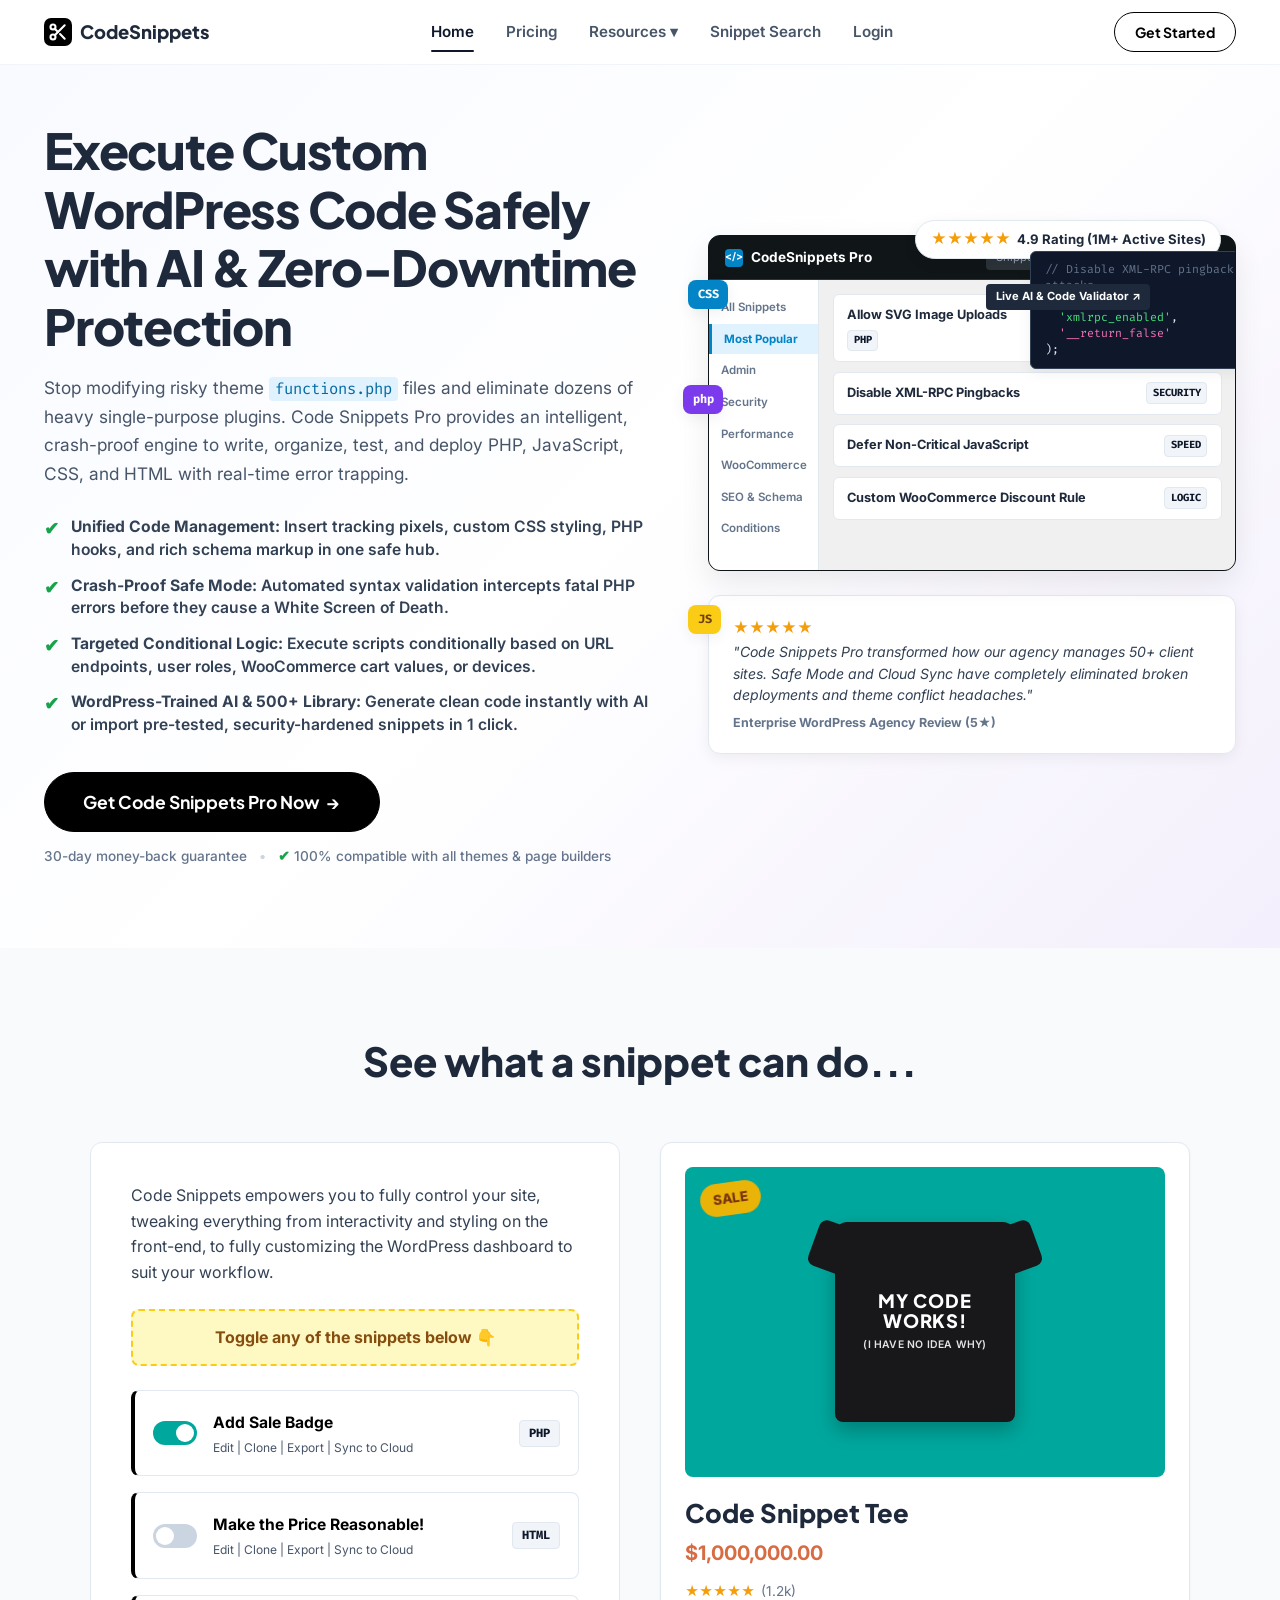
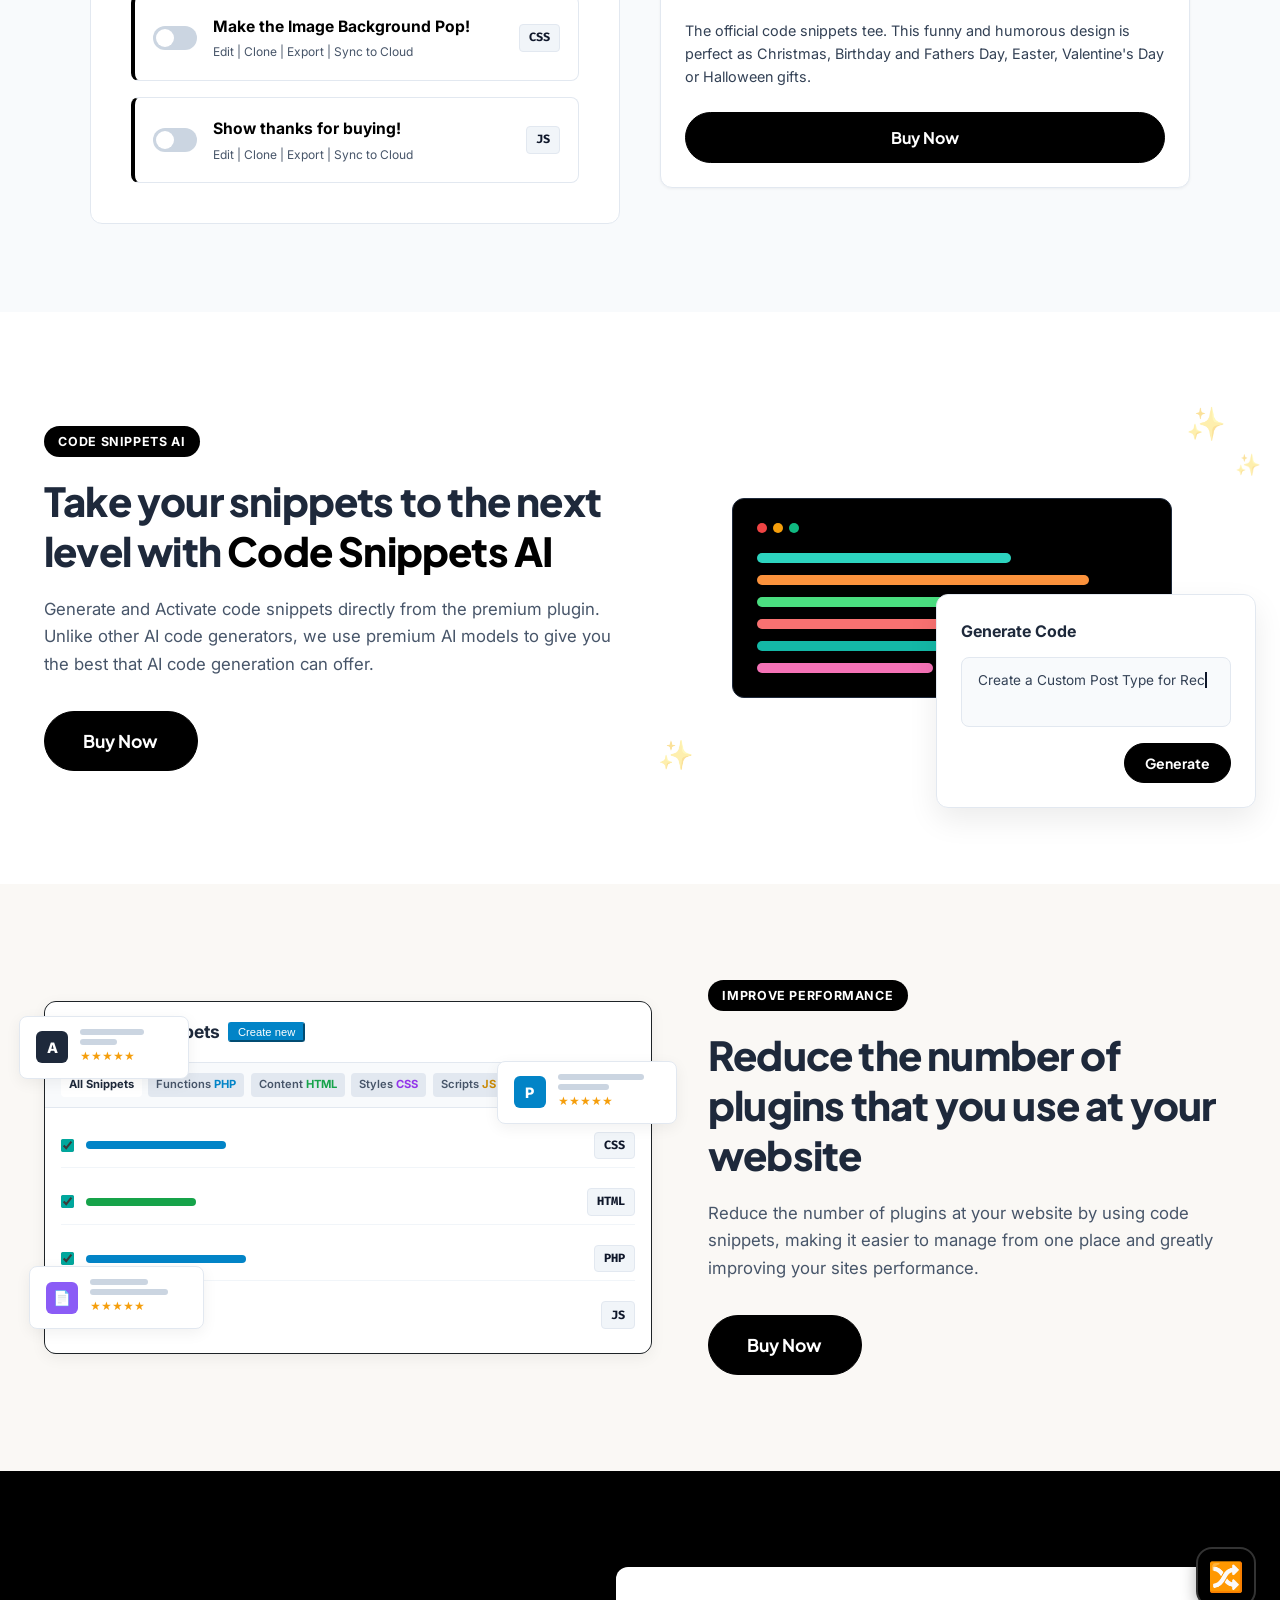
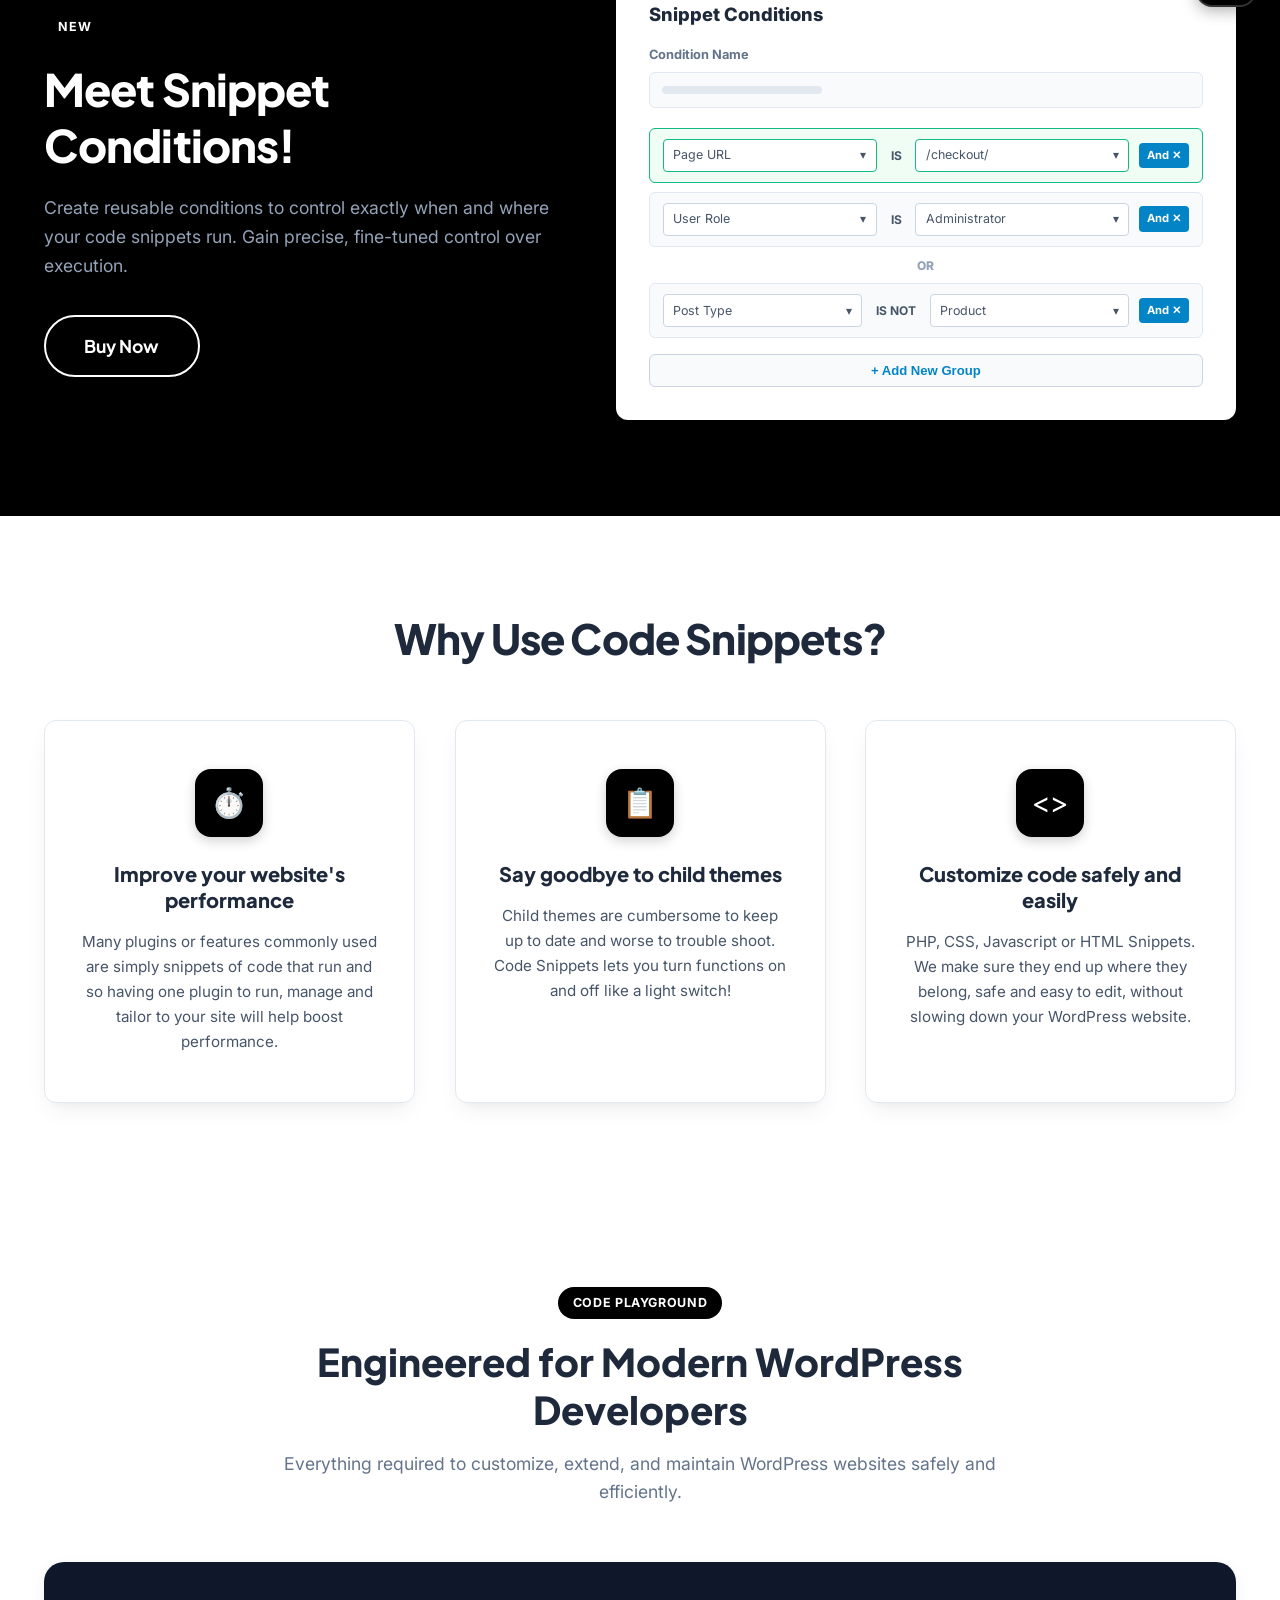
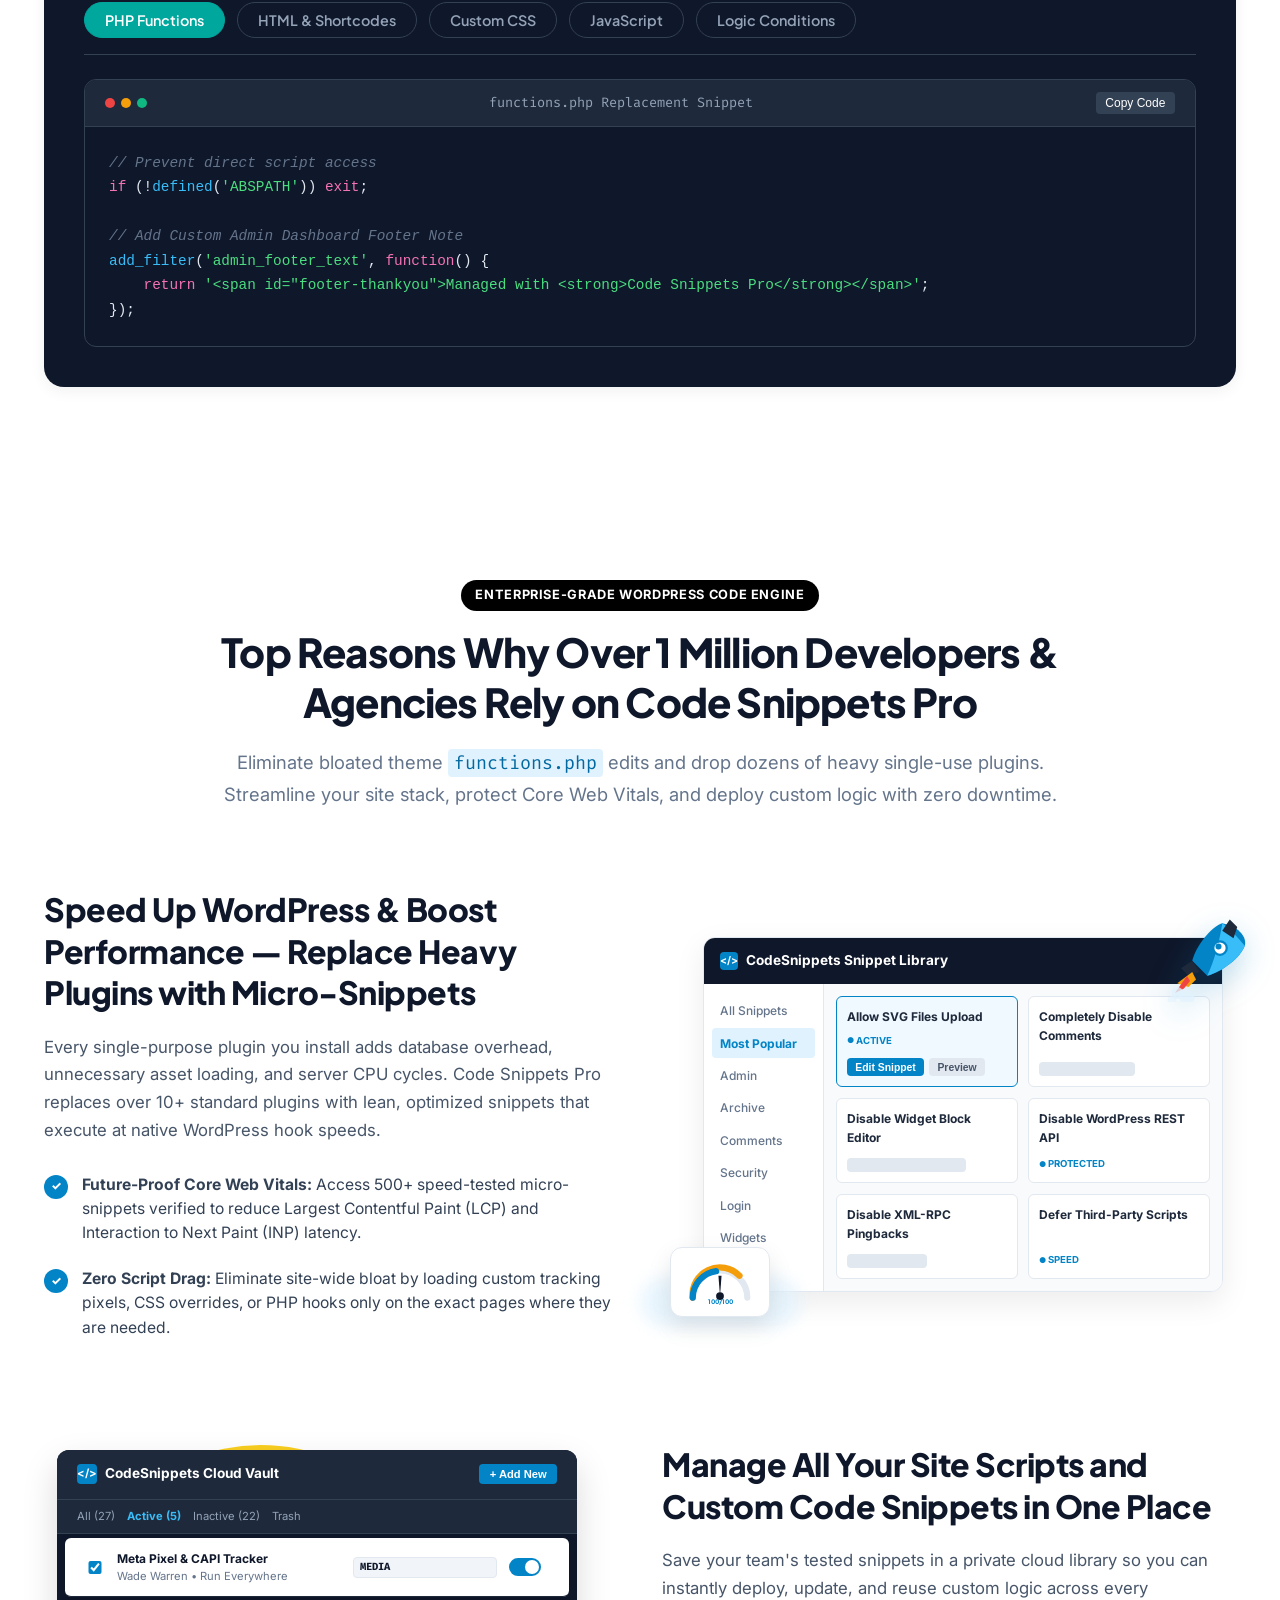
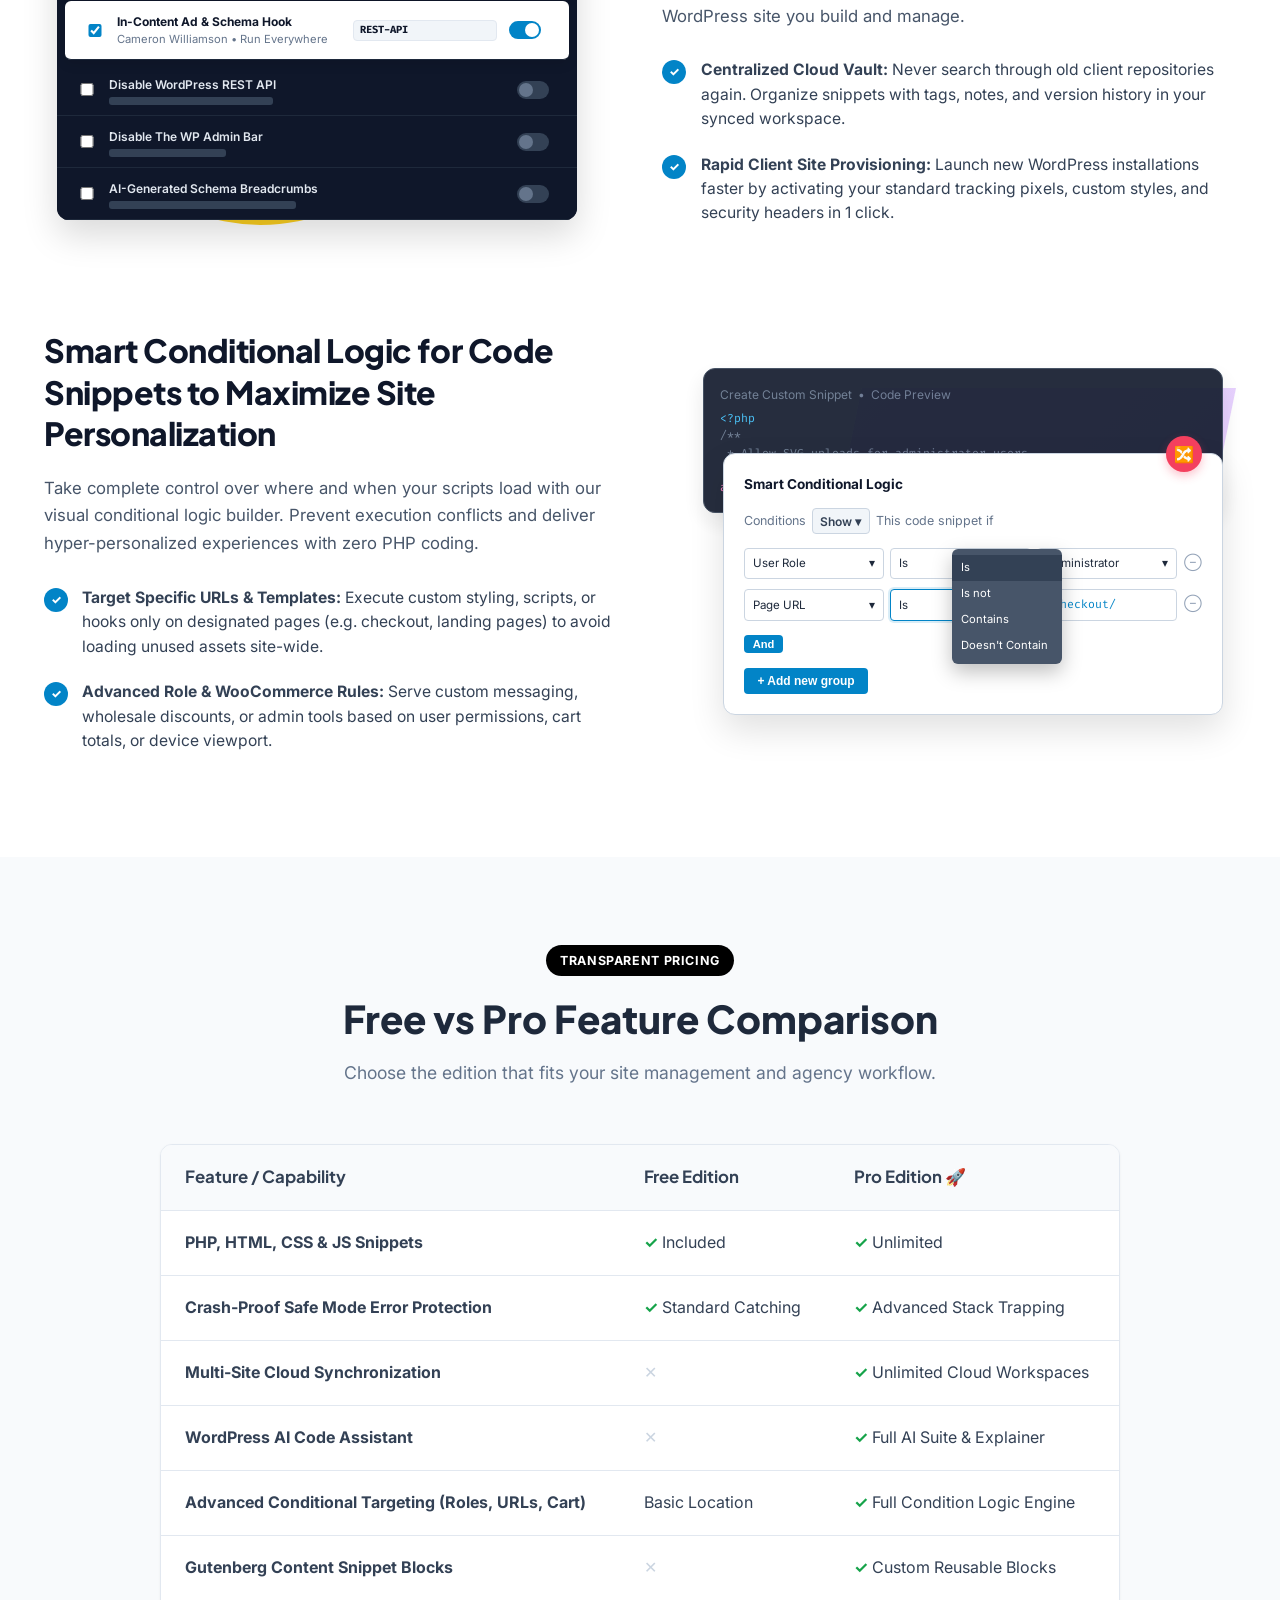
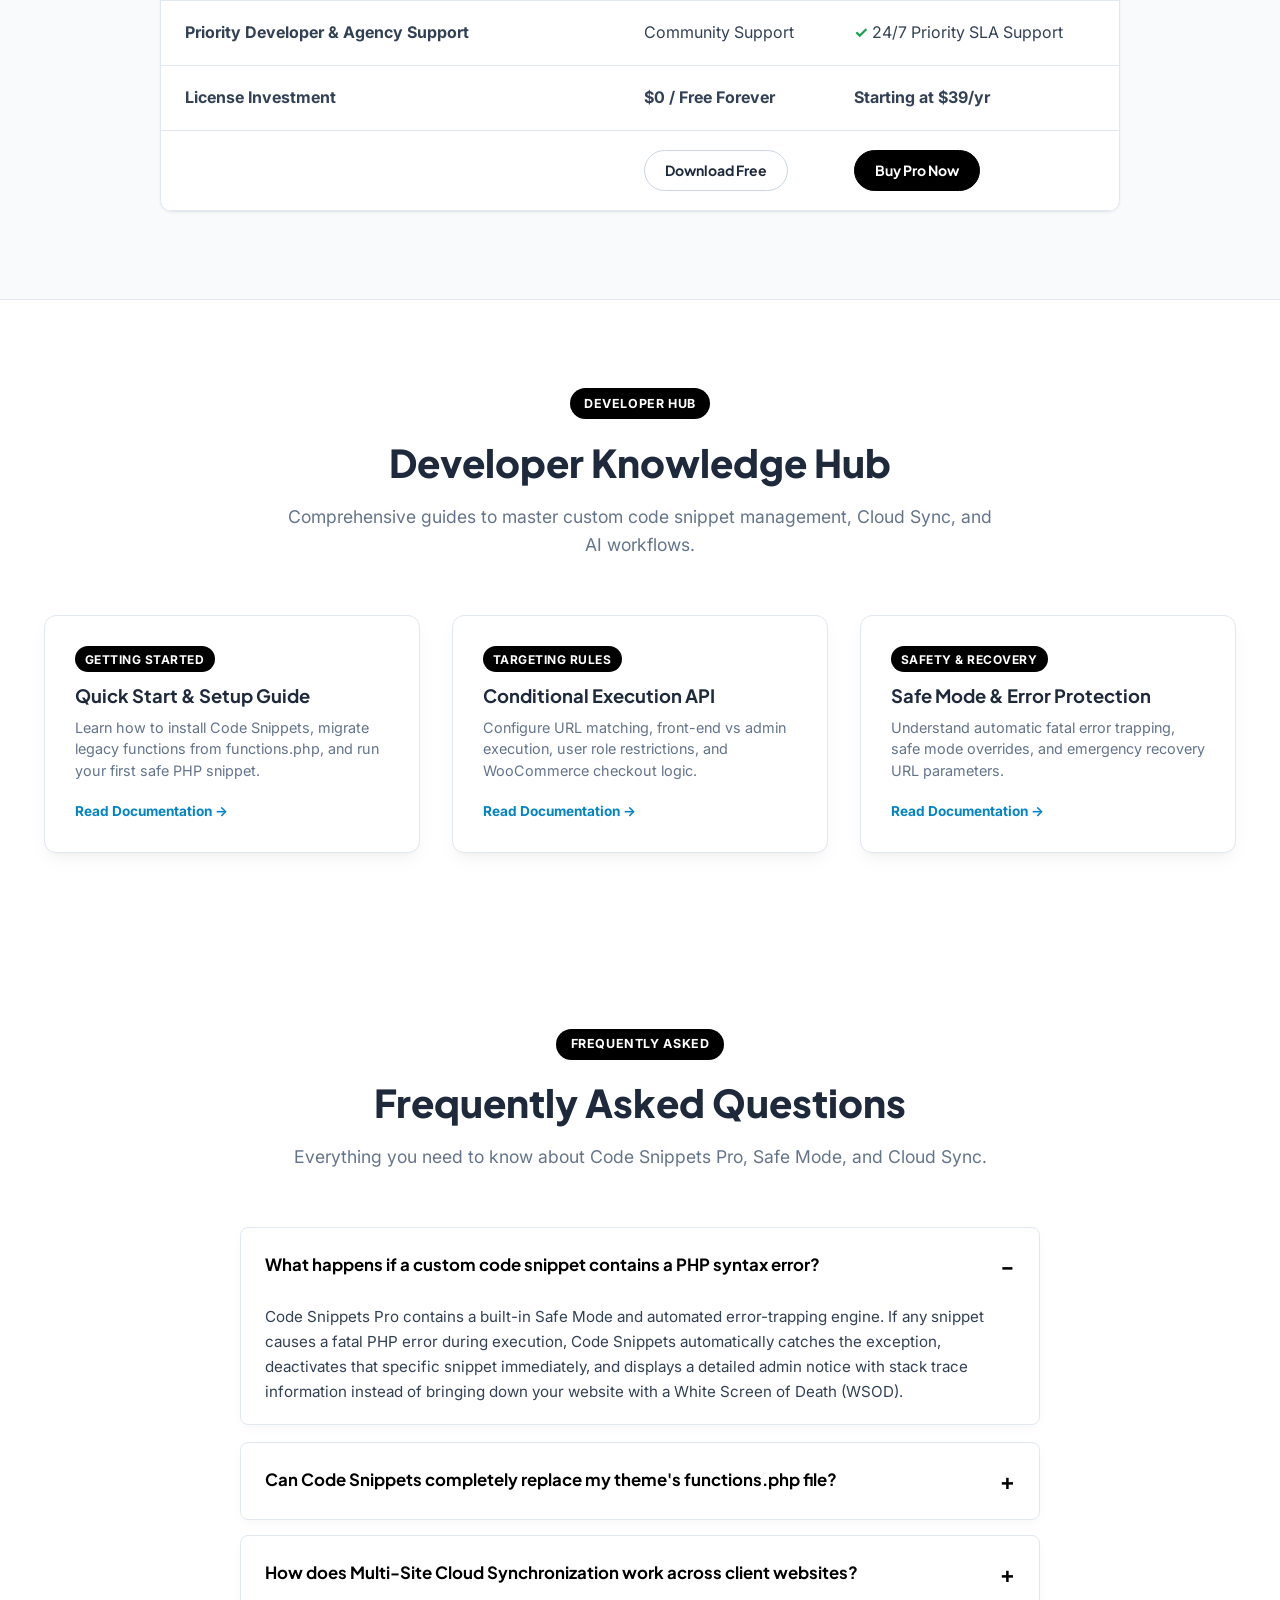
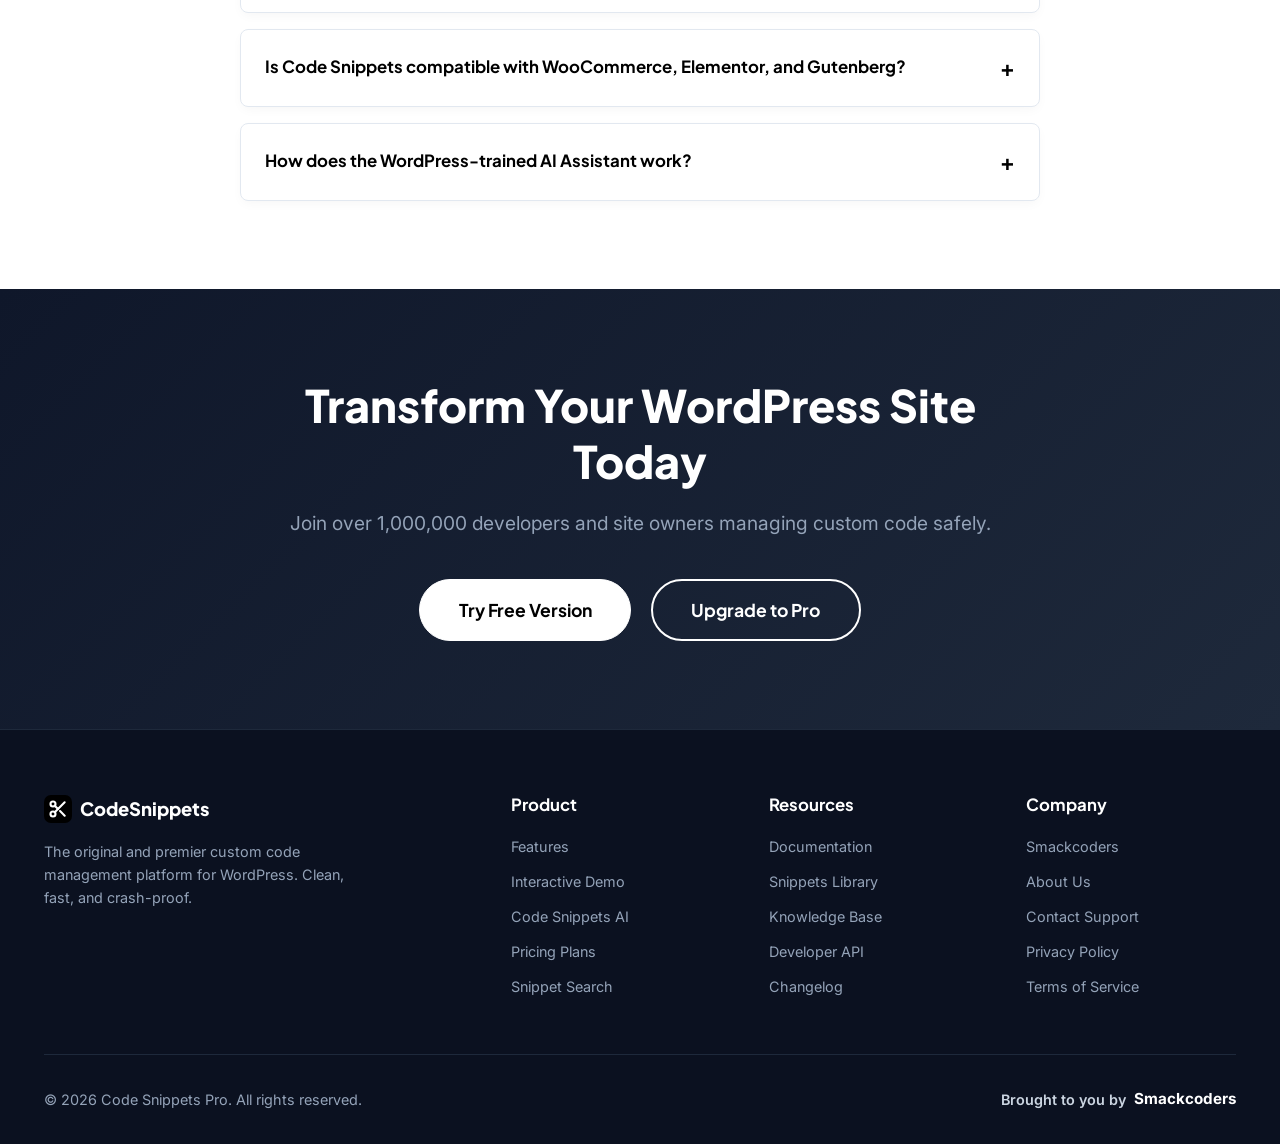
<file: index.html>
<!DOCTYPE html>
<html lang="en">
<head>
  <meta charset="UTF-8">
  <meta name="viewport" content="width=device-width, initial-scale=1.0">
  
  <!-- Primary SEO, AEO & GEO Metadata -->
  <title>Code Snippets Pro - Easily Add Code to WordPress Without Breaking Your Site</title>
  <meta name="description" content="No more editing functions.php. Code Snippets lets you add, organize, and run PHP, CSS, JS, and HTML snippets from one safe place. Built-in error handling catches typos before they crash your site.">
  <meta name="keywords" content="WordPress code snippets, custom code manager WordPress, replace functions.php, WordPress safe mode, WP code snippets, cloud sync snippets, Smackcoders">
  <meta name="author" content="Smackcoders">
  <meta name="robots" content="index, follow, max-snippet:-1, max-image-preview:large, max-video-preview:-1">
  <link rel="canonical" href="https://codesnippets.pro/">
  <meta name="theme-color" content="#10b981">
  
  <!-- Open Graph / Social Sharing Meta Tags -->
  <meta property="og:locale" content="en_US">
  <meta property="og:type" content="website">
  <meta property="og:site_name" content="Code Snippets Pro">
  <meta property="og:url" content="https://codesnippets.pro/">
  <meta property="og:title" content="Code Snippets Pro - Easily Add Code to WordPress Without Breaking Your Site">
  <meta property="og:description" content="Manage PHP, CSS, JS, and HTML with crash-proof execution, conditional logic, and cloud synchronization.">
  <meta property="og:image" content="https://codesnippets.pro/assets/og-image.png">
  
  <!-- Twitter Card -->
  <meta name="twitter:card" content="summary_large_image">
  <meta name="twitter:title" content="Code Snippets Pro - WordPress Custom Code &amp; AI Snippet Engine">
  <meta name="twitter:description" content="Write and sync PHP, HTML, CSS, and JS snippets safely with built-in AI assistance and Safe Mode protection.">
  
  <!-- Favicon & Stylesheet -->
  <link rel="icon" type="image/svg+xml" href="data:image/svg+xml,<svg xmlns='http://www.w3.org/2000/svg' viewBox='0 0 24 24' fill='%2310b981'><path d='M9.4 16.6L4.8 12l4.6-4.6L8 6l-6 6 6 6 1.4-1.4zm5.2 0l4.6-4.6-4.6-4.6L16 6l6 6-6 6-1.4-1.4z'/></svg>">
  <link rel="stylesheet" href="css/style.css">
  
  <!-- Schema.org JSON-LD Structured Data for SEO, AEO, and GEO -->
  <script type="application/ld+json">
  {
    "@context": "https://schema.org",
    "@graph": [
      {
        "@type": "SoftwareApplication",
        "@id": "https://codesnippets.pro/#software",
        "name": "Code Snippets Pro",
        "applicationCategory": "DeveloperApplication",
        "operatingSystem": "WordPress 5.0+",
        "description": "Enterprise-grade WordPress code snippet manager for running custom PHP, JavaScript, CSS, and HTML without modifying functions.php. Includes Safe Mode error catching, AI code generation, and multi-site cloud synchronization.",
        "offers": {
          "@type": "Offer",
          "price": "0",
          "priceCurrency": "USD",
          "availability": "https://schema.org/InStock"
        },
        "aggregateRating": {
          "@type": "AggregateRating",
          "ratingValue": "4.9",
          "ratingCount": "1000000",
          "bestRating": "5",
          "worstRating": "1"
        },
        "publisher": {
          "@type": "Organization",
          "name": "Smackcoders",
          "url": "https://smackcoders.com"
        }
      },
      {
        "@type": "FAQPage",
        "@id": "https://codesnippets.pro/#faq",
        "mainEntity": [
          {
            "@type": "Question",
            "name": "What is Code Snippets Pro for WordPress?",
            "acceptedAnswer": {
              "@type": "Answer",
              "text": "Code Snippets Pro is a dedicated WordPress development platform that lets administrators and developers add custom PHP, JavaScript, CSS, and HTML code snippets directly through the WordPress dashboard. It replaces the risky practice of editing theme functions.php files and includes fatal error catching (Safe Mode), cloud synchronization, and AI-powered snippet generation."
            }
          },
          {
            "@type": "Question",
            "name": "How does Code Snippets prevent WordPress site crashes?",
            "acceptedAnswer": {
              "@type": "Answer",
              "text": "Code Snippets features an automated Safe Mode engine and real-time syntax validator. If a custom PHP snippet throws a fatal exception or syntax error during execution, Code Snippets automatically catches the exception, deactivates only that snippet, and alerts the admin with detailed stack traces, preventing the dreaded White Screen of Death (WSOD)."
            }
          },
          {
            "@type": "Question",
            "name": "Why is using Code Snippets better than editing functions.php?",
            "acceptedAnswer": {
              "@type": "Answer",
              "text": "Editing functions.php ties your custom code to a specific theme. When the theme updates, custom code is wiped out unless you create child themes. Code Snippets stores snippets independently in the database, ensuring custom functionality survives theme updates, theme switches, and core WordPress upgrades."
            }
          }
        ]
      }
    ]
  }
  </script>
</head>
<body>

  <!-- STICKY HEADER / NAVIGATION -->
  <header class="navbar" id="navbar">
    <div class="container">
      <a href="index.html" class="logo-brand" id="nav-logo" aria-label="CodeSnippets Pro Homepage">
        <div class="logo-icon" aria-hidden="true">
          <svg width="20" height="20" viewBox="0 0 24 24" fill="none" stroke="currentColor" stroke-width="2.5" stroke-linecap="round" stroke-linejoin="round">
            <circle cx="6" cy="6" r="3"></circle>
            <circle cx="6" cy="18" r="3"></circle>
            <line x1="20" y1="4" x2="8.12" y2="15.88"></line>
            <line x1="14.47" y1="14.48" x2="20" y2="20"></line>
            <line x1="8.12" y1="8.12" x2="12" y2="12"></line>
          </svg>
        </div>
        <span>CodeSnippets</span>
      </a>

      <nav aria-label="Main Navigation">
        <ul class="nav-menu" id="nav-menu-list">
          <li><a href="#hero" class="nav-link active" id="nav-home">Home</a></li>
          <li><a href="pricing.html" class="nav-link" id="nav-pricing">Pricing</a></li>
          <li class="dropdown">
            <a href="#features" class="nav-link" id="nav-resources" aria-haspopup="true">Resources ▾</a>
            <div class="dropdown-menu">
              <a href="#documentation" class="dropdown-item" id="nav-docs">Documentation</a>
              <a href="#interactive-demo" class="dropdown-item" id="nav-library">Snippets Library</a>
              <a href="#ai-features" class="dropdown-item" id="nav-ai-res">Code Snippets AI</a>
              <a href="#faq" class="dropdown-item" id="nav-faq-link">Knowledge Base</a>
            </div>
          </li>
          <li><a href="#interactive-demo" class="nav-link" id="nav-snippet-search">Snippet Search</a></li>
          <li><a href="pricing.html" class="nav-link" id="nav-login">Login</a></li>
        </ul>
      </nav>

      <div class="nav-actions">
        <a href="pricing.html" class="btn btn-outline-black btn-sm" id="nav-cta-getstarted">Get Started</a>
        <button class="mobile-toggle" id="mobile-menu-toggle" aria-label="Toggle navigation menu">☰</button>
      </div>
    </div>
  </header>

  <main id="main-content">
    <!-- =====================================================================
         HERO SECTION (2-COLUMN HIGH-CONVERTING SEO, AEO & GEO DESIGN)
         ===================================================================== -->
    <section class="hero-section-v2" id="hero" aria-labelledby="hero-title">
      <div class="container">
        <div class="hero-grid-v2">
          
          <!-- Left Column -->
          <div class="hero-left-content">
            <h1 class="hero-title-v2" id="hero-title">
              Execute Custom WordPress Code Safely with AI &amp; Zero-Downtime Protection
            </h1>

            <p class="hero-desc-v2">
              Stop modifying risky theme <code style="font-family:var(--font-code); font-size:0.9em; background:#e0f2fe; padding:2px 6px; border-radius:4px; color:#0369a1;">functions.php</code> files and eliminate dozens of heavy single-purpose plugins. Code Snippets Pro provides an intelligent, crash-proof engine to write, organize, test, and deploy PHP, JavaScript, CSS, and HTML with real-time error trapping.
            </p>

            <ul class="hero-checklist">
              <li>
                <span class="check-icon-green">✔</span>
                <span><strong>Unified Code Management:</strong> Insert tracking pixels, custom CSS styling, PHP hooks, and rich schema markup in one safe hub.</span>
              </li>
              <li>
                <span class="check-icon-green">✔</span>
                <span><strong>Crash-Proof Safe Mode:</strong> Automated syntax validation intercepts fatal PHP errors before they cause a White Screen of Death.</span>
              </li>
              <li>
                <span class="check-icon-green">✔</span>
                <span><strong>Targeted Conditional Logic:</strong> Execute scripts conditionally based on URL endpoints, user roles, WooCommerce cart values, or devices.</span>
              </li>
              <li>
                <span class="check-icon-green">✔</span>
                <span><strong>WordPress-Trained AI &amp; 500+ Library:</strong> Generate clean code instantly with AI or import pre-tested, security-hardened snippets in 1 click.</span>
              </li>
            </ul>

            <div class="hero-cta-box">
              <a href="pricing.html" class="btn btn-black btn-lg" id="hero-cta-main">
                Get Code Snippets Pro Now &nbsp;&rarr;
              </a>
              <div class="hero-guarantees">
                <span>30-day money-back guarantee</span>
                <span class="guarantee-divider">•</span>
                <span><strong style="color:#16a34a;">✔</strong> 100% compatible with all themes &amp; page builders</span>
              </div>
            </div>
          </div>

          <!-- Right Column -->
          <div class="hero-right-visual">
            <!-- Floating Rating Pill -->
            <div class="floating-rating-pill">
              <span class="stars-gold">★★★★★</span>
              <strong>4.9 Rating (1M+ Active Sites)</strong>
            </div>

            <!-- Floating Tech Icon Badges -->
            <div class="floating-tech-badge tech-badge-css">CSS</div>
            <div class="floating-tech-badge tech-badge-php">php</div>
            <div class="floating-tech-badge tech-badge-js">JS</div>

            <!-- Dashboard Mockup Window -->
            <div class="wpcode-mockup-window">
              <div class="wpcode-top-header">
                <div class="wpcode-brand-chip">
                  <span style="background:#0284c7; color:white; width:18px; height:18px; border-radius:4px; display:inline-flex; align-items:center; justify-content:center; font-size:0.65rem;">&lt;/&gt;</span>
                  <span>CodeSnippets Pro</span>
                </div>
                <div class="wpcode-pill-tag">Snippet Library &nbsp; 500+ Verified Snippets</div>
              </div>

              <div class="wpcode-window-body">
                <!-- Inner Sidebar -->
                <div class="wpcode-sidebar">
                  <div class="wpcode-nav-item">All Snippets</div>
                  <div class="wpcode-nav-item active">Most Popular</div>
                  <div class="wpcode-nav-item">Admin</div>
                  <div class="wpcode-nav-item">Security</div>
                  <div class="wpcode-nav-item">Performance</div>
                  <div class="wpcode-nav-item">WooCommerce</div>
                  <div class="wpcode-nav-item">SEO &amp; Schema</div>
                  <div class="wpcode-nav-item">Conditions</div>
                </div>

                <!-- Inner Content Area -->
                <div class="wpcode-content-area">
                  <div class="wpcode-snippet-box">
                    <div>
                      <div class="wpcode-snippet-title">Allow SVG Image Uploads</div>
                      <span class="tag-badge tag-php" style="font-size:0.65rem; padding:0.1rem 0.35rem; margin-top:2px;">PHP</span>
                    </div>
                    <div class="wpcode-btn-group">
                      <button class="wpcode-mini-btn">Edit Snippet</button>
                      <button class="wpcode-mini-btn-secondary">Preview</button>
                    </div>
                  </div>

                  <div class="wpcode-snippet-box">
                    <div class="wpcode-snippet-title">Disable XML-RPC Pingbacks</div>
                    <span class="tag-badge tag-php" style="font-size:0.65rem; padding:0.1rem 0.35rem;">Security</span>
                  </div>

                  <div class="wpcode-snippet-box">
                    <div class="wpcode-snippet-title">Defer Non-Critical JavaScript</div>
                    <span class="tag-badge tag-js" style="font-size:0.65rem; padding:0.1rem 0.35rem;">Speed</span>
                  </div>

                  <div class="wpcode-snippet-box">
                    <div class="wpcode-snippet-title">Custom WooCommerce Discount Rule</div>
                    <span class="tag-badge tag-html" style="font-size:0.65rem; padding:0.1rem 0.35rem;">Logic</span>
                  </div>
                </div>
              </div>

              <!-- Floating Code Popout on Top Right -->
              <div class="hero-code-popout">
                <span style="color:#64748b;">// Disable XML-RPC pingback attacks</span><br>
                <span style="color:#38bdf8;">add_filter</span>(<br>
                &nbsp;&nbsp;<span style="color:#4ade80;">'xmlrpc_enabled'</span>,<br>
                &nbsp;&nbsp;<span style="color:#f472b6;">'__return_false'</span><br>
                );
              </div>

              <div class="hero-callout-bubble">Live AI &amp; Code Validator ↗</div>
            </div>

            <!-- Floating Testimonial Card at the bottom -->
            <div class="hero-floating-testimonial">
              <div class="stars-gold">★★★★★</div>
              <p class="testimonial-quote">
                "Code Snippets Pro transformed how our agency manages 50+ client sites. Safe Mode and Cloud Sync have completely eliminated broken deployments and theme conflict headaches."
              </p>
              <div class="testimonial-src">Enterprise WordPress Agency Review (5★)</div>
            </div>

          </div>

        </div>
      </div>
    </section>

    <!-- =====================================================================
         1. INTERACTIVE DEMO (CODE SNIPPET TEE) - SCREENSHOT 1
         ===================================================================== -->
    <section class="interactive-demo-section" id="interactive-demo" aria-labelledby="demo-title">
      <div class="container">
        <h2 class="demo-title" id="demo-title">See what a snippet can do...</h2>

        <div class="demo-container">
          <!-- Left Controls Box -->
          <div class="demo-controls-card">
            <p class="demo-description">
              Code Snippets empowers you to fully control your site, tweaking everything from interactivity and styling on the front-end, to fully customizing the WordPress dashboard to suit your workflow.
            </p>

            <div class="demo-hint-box">
              Toggle any of the snippets below 👇
            </div>

            <div class="snippet-toggle-list">
              <!-- PHP Toggle -->
              <div class="snippet-toggle-item item-php">
                <label class="switch">
                  <input type="checkbox" id="toggle-php" aria-label="Toggle Add Sale Badge snippet">
                  <span class="slider"></span>
                </label>
                <div class="snippet-meta">
                  <div class="snippet-name">Add Sale Badge</div>
                  <div class="snippet-sublinks">Edit | Clone | Export | Sync to Cloud</div>
                </div>
                <span class="tag-badge tag-php">PHP</span>
              </div>

              <!-- HTML Toggle -->
              <div class="snippet-toggle-item item-html">
                <label class="switch">
                  <input type="checkbox" id="toggle-html" aria-label="Toggle Make the Price Reasonable snippet">
                  <span class="slider"></span>
                </label>
                <div class="snippet-meta">
                  <div class="snippet-name">Make the Price Reasonable!</div>
                  <div class="snippet-sublinks">Edit | Clone | Export | Sync to Cloud</div>
                </div>
                <span class="tag-badge tag-html">HTML</span>
              </div>

              <!-- CSS Toggle -->
              <div class="snippet-toggle-item item-css">
                <label class="switch">
                  <input type="checkbox" id="toggle-css" aria-label="Toggle Make the Image Background Pop snippet">
                  <span class="slider"></span>
                </label>
                <div class="snippet-meta">
                  <div class="snippet-name">Make the Image Background Pop!</div>
                  <div class="snippet-sublinks">Edit | Clone | Export | Sync to Cloud</div>
                </div>
                <span class="tag-badge tag-css">CSS</span>
              </div>

              <!-- JS Toggle -->
              <div class="snippet-toggle-item item-js">
                <label class="switch">
                  <input type="checkbox" id="toggle-js" aria-label="Toggle Show thanks for buying snippet">
                  <span class="slider"></span>
                </label>
                <div class="snippet-meta">
                  <div class="snippet-name">Show thanks for buying!</div>
                  <div class="snippet-sublinks">Edit | Clone | Export | Sync to Cloud</div>
                </div>
                <span class="tag-badge tag-js">JS</span>
              </div>
            </div>
          </div>

          <!-- Right Product Preview Card -->
          <div class="demo-preview-card" id="demo-product-card">
            <div class="product-image-container" id="demo-img-container">
              <!-- Dynamic Sale Badge -->
              <div class="sale-badge" id="demo-sale-badge">SALE</div>
              
              <!-- Realistic Graphic Shirt Mockup -->
              <div class="product-tee-graphic">
                <div class="tee-text-bold">MY CODE WORKS!</div>
                <div class="tee-text-sub">(I HAVE NO IDEA WHY)</div>
              </div>
            </div>

            <h3 class="product-title">Code Snippet Tee</h3>
            
            <div class="product-price-box">
              <span class="original-price" id="demo-original-price">$1,000,000.00</span>
              <span class="discounted-price" id="demo-discounted-price">$10.00</span>
            </div>

            <div class="product-rating">
              <span style="color:#f59e0b;" aria-label="5 stars">★★★★★</span>
              <span>(1.2k)</span>
            </div>

            <p class="product-desc">
              The official code snippets tee. This funny and humorous design is perfect as Christmas, Birthday and Fathers Day, Easter, Valentine's Day or Halloween gifts.
            </p>

            <div class="thanks-banner" id="demo-thanks-banner">
              🎉 Thank you for supporting WordPress creators!
            </div>

            <a href="pricing.html" class="btn btn-black" style="width:100%;">Buy Now</a>
          </div>
        </div>
      </div>
    </section>

    <!-- =====================================================================
         2. CODE SNIPPETS AI SECTION - SCREENSHOT 2
         ===================================================================== -->
    <section class="ai-section-v2" id="ai-features" aria-labelledby="ai-title">
      <div class="container">
        <div class="ai-grid-v2">
          <div class="ai-left-content">
            <span class="section-pill-badge">CODE SNIPPETS AI</span>
            <h2 id="ai-title">Take your snippets to the next level with <span style="color:#000000;">Code Snippets AI</span></h2>
            <p>
              Generate and Activate code snippets directly from the premium plugin. Unlike other AI code generators, we use premium AI models to give you the best that AI code generation can offer.
            </p>
            <a href="pricing.html" class="btn btn-black btn-lg">Buy Now</a>
          </div>

          <div class="ai-visual-wrapper">
            <div class="sparkle-icon sparkle-1">✨</div>
            <div class="sparkle-icon sparkle-2">✨</div>
            <div class="sparkle-icon sparkle-3">✨</div>

            <div class="ai-code-window">
              <div class="ai-code-window-dots">
                <div class="dot dot-red"></div>
                <div class="dot dot-yellow"></div>
                <div class="dot dot-green"></div>
              </div>
              <div class="mock-code-lines">
                <div class="mock-line mock-line-cyan"></div>
                <div class="mock-line mock-line-orange"></div>
                <div class="mock-line mock-line-green"></div>
                <div class="mock-line mock-line-red"></div>
                <div class="mock-line mock-line-teal"></div>
                <div class="mock-line mock-line-pink"></div>
              </div>
            </div>

            <!-- Floating Generate Code Box -->
            <div class="ai-floating-generate-card">
              <div class="ai-floating-title">Generate Code</div>
              <div class="ai-floating-input-box">
                Create a Custom Post Type for Recipes
              </div>
              <div class="ai-floating-footer">
                <a href="pricing.html" class="btn btn-black btn-sm">Generate</a>
              </div>
            </div>
          </div>
        </div>
      </div>
    </section>

    <!-- =====================================================================
         3. REDUCE PLUGINS SECTION - SCREENSHOT 3
         ===================================================================== -->
    <section class="reduce-plugins-section" id="reduce-plugins" aria-labelledby="reduce-title">
      <div class="container">
        <div class="reduce-plugins-grid">
          <div class="reduce-visual-col">
            <!-- Floating Plugin Card 1 -->
            <div class="floating-plugin-card plugin-card-1">
              <div class="plugin-icon-box plugin-box-dark">A</div>
              <div class="plugin-card-lines">
                <div class="plugin-card-bar" style="width:70%;"></div>
                <div class="plugin-card-bar" style="width:40%;"></div>
                <div class="plugin-card-stars">★★★★★</div>
              </div>
            </div>

            <!-- Floating Plugin Card 2 -->
            <div class="floating-plugin-card plugin-card-2">
              <div class="plugin-icon-box plugin-box-purple">📄</div>
              <div class="plugin-card-lines">
                <div class="plugin-card-bar" style="width:60%;"></div>
                <div class="plugin-card-bar" style="width:80%;"></div>
                <div class="plugin-card-stars">★★★★★</div>
              </div>
            </div>

            <!-- Floating Plugin Card 3 -->
            <div class="floating-plugin-card plugin-card-3">
              <div class="plugin-icon-box plugin-box-blue">P</div>
              <div class="plugin-card-lines">
                <div class="plugin-card-bar" style="width:85%;"></div>
                <div class="plugin-card-bar" style="width:50%;"></div>
                <div class="plugin-card-stars">★★★★★</div>
              </div>
            </div>

            <!-- Admin Mockup Window -->
            <div class="wp-admin-reduce-mockup">
              <div class="wp-admin-reduce-header">
                <div class="wp-admin-title">
                  <span style="background:#1e293b; color:white; width:22px; height:22px; border-radius:50%; display:inline-flex; align-items:center; justify-content:center; font-size:0.75rem;">W</span>
                  Code Snippets <button class="btn-blue btn-sm" style="font-size:0.7rem; padding:0.15rem 0.5rem; border-radius:3px;">Create new</button>
                </div>
              </div>
              
              <div class="wp-admin-tabs-row">
                <span class="wp-admin-tab-chip active">All Snippets</span>
                <span class="wp-admin-tab-chip">Functions <strong style="color:#0284c7;">PHP</strong></span>
                <span class="wp-admin-tab-chip">Content <strong style="color:#16a34a;">HTML</strong></span>
                <span class="wp-admin-tab-chip">Styles <strong style="color:#9333ea;">CSS</strong></span>
                <span class="wp-admin-tab-chip">Scripts <strong style="color:#ca8a04;">JS</strong></span>
                <span class="wp-admin-tab-chip">Conditions</span>
              </div>

              <div class="wp-admin-rows-list">
                <div class="wp-admin-snippet-row">
                  <input type="checkbox" checked style="accent-color:#00a79d;">
                  <div class="sk-line" style="width:140px; background:#0284c7;"></div>
                  <span class="tag-badge tag-css" style="margin-left:auto;">CSS</span>
                </div>
                <div class="wp-admin-snippet-row">
                  <input type="checkbox" checked style="accent-color:#00a79d;">
                  <div class="sk-line" style="width:110px; background:#16a34a;"></div>
                  <span class="tag-badge tag-html" style="margin-left:auto;">HTML</span>
                </div>
                <div class="wp-admin-snippet-row">
                  <input type="checkbox" checked style="accent-color:#00a79d;">
                  <div class="sk-line" style="width:160px; background:#0284c7;"></div>
                  <span class="tag-badge tag-php" style="margin-left:auto;">PHP</span>
                </div>
                <div class="wp-admin-snippet-row">
                  <input type="checkbox" checked style="accent-color:#00a79d;">
                  <div class="sk-line" style="width:90px; background:#ca8a04;"></div>
                  <span class="tag-badge tag-js" style="margin-left:auto;">JS</span>
                </div>
              </div>
            </div>
          </div>

          <div class="reduce-right-content">
            <span class="section-pill-badge">IMPROVE PERFORMANCE</span>
            <h2 id="reduce-title">Reduce the number of plugins that you use at your website</h2>
            <p>
              Reduce the number of plugins at your website by using code snippets, making it easier to manage from one place and greatly improving your sites performance.
            </p>
            <a href="pricing.html" class="btn btn-black btn-lg">Buy Now</a>
          </div>
        </div>
      </div>
    </section>

    <!-- =====================================================================
         4. MEET SNIPPET CONDITIONS! - SCREENSHOT 4
         ===================================================================== -->
    <section class="conditions-section-v2" id="conditions" aria-labelledby="conditions-title">
      <div class="container">
        <div class="conditions-grid-v2">
          <div class="conditions-left-content">
            <span class="section-pill-badge pill-white">NEW</span>
            <h2 id="conditions-title">Meet Snippet Conditions!</h2>
            <p>
              Create reusable conditions to control exactly when and where your code snippets run. Gain precise, fine-tuned control over execution.
            </p>
            <a href="pricing.html" class="btn btn-white-outline btn-lg">Buy Now</a>
          </div>

          <div class="conditions-visual-col">
            <div class="conditions-floating-badge" aria-hidden="true">🔀</div>
            
            <div class="conditions-card-mockup">
              <div class="conditions-card-title">Snippet Conditions</div>
              
              <div class="conditions-input-label">Condition Name</div>
              <div class="conditions-input-preview">
                <div class="sk-line" style="width:160px; background:#e2e8f0;"></div>
              </div>

              <!-- Rule Row 1 -->
              <div class="condition-rule-row">
                <div class="condition-select-pill"><span>Page URL</span> <span>▾</span></div>
                <div class="condition-operator-chip">IS</div>
                <div class="condition-select-pill"><span>/checkout/</span> <span>▾</span></div>
                <span class="btn-and-tag">And ✕</span>
              </div>

              <!-- Rule Row 2 -->
              <div class="condition-rule-row">
                <div class="condition-select-pill"><span>User Role</span> <span>▾</span></div>
                <div class="condition-operator-chip">IS</div>
                <div class="condition-select-pill"><span>Administrator</span> <span>▾</span></div>
                <span class="btn-and-tag">And ✕</span>
              </div>

              <div class="condition-or-divider">OR</div>

              <!-- Rule Row 3 -->
              <div class="condition-rule-row">
                <div class="condition-select-pill"><span>Post Type</span> <span>▾</span></div>
                <div class="condition-operator-chip">IS NOT</div>
                <div class="condition-select-pill"><span>Product</span> <span>▾</span></div>
                <span class="btn-and-tag">And ✕</span>
              </div>

              <button class="btn-add-condition-group">+ Add New Group</button>
            </div>
          </div>
        </div>
      </div>
    </section>

    <!-- =====================================================================
         5. WHY USE CODE SNIPPETS? - SCREENSHOT 5
         ===================================================================== -->
    <section class="why-use-section" id="why-use" aria-labelledby="why-title">
      <div class="container">
        <h2 class="why-use-title" id="why-title">Why Use Code Snippets?</h2>

        <div class="why-use-grid">
          <!-- Card 1 -->
          <div class="why-use-card">
            <div class="why-use-icon-circle" aria-hidden="true">⏱️</div>
            <h3 class="why-use-card-title">Improve your website's performance</h3>
            <p class="why-use-card-desc">
              Many plugins or features commonly used are simply snippets of code that run and so having one plugin to run, manage and tailor to your site will help boost performance.
            </p>
          </div>

          <!-- Card 2 -->
          <div class="why-use-card">
            <div class="why-use-icon-circle" aria-hidden="true">📋</div>
            <h3 class="why-use-card-title">Say goodbye to child themes</h3>
            <p class="why-use-card-desc">
              Child themes are cumbersome to keep up to date and worse to trouble shoot. Code Snippets lets you turn functions on and off like a light switch!
            </p>
          </div>

          <!-- Card 3 -->
          <div class="why-use-card">
            <div class="why-use-icon-circle" aria-hidden="true">&lt;&gt;</div>
            <h3 class="why-use-card-title">Customize code safely and easily</h3>
            <p class="why-use-card-desc">
              PHP, CSS, Javascript or HTML Snippets. We make sure they end up where they belong, safe and easy to edit, without slowing down your WordPress website.
            </p>
          </div>
        </div>
      </div>
    </section>

    <!-- INTERACTIVE CODE TYPES EDITOR PLAYGROUND -->
    <section class="features-section" id="features" aria-labelledby="features-heading">
      <div class="container">
        <div class="section-header">
          <span class="section-pill-badge">CODE PLAYGROUND</span>
          <h2 class="section-title" id="features-heading">Engineered for Modern WordPress Developers</h2>
          <p class="section-subtitle">Everything required to customize, extend, and maintain WordPress websites safely and efficiently.</p>
        </div>

        <div class="code-types-box" aria-label="Interactive Code Snippet Types Playground">
          <div class="code-tabs-nav" role="tablist">
            <button class="code-tab-btn active" data-type="php" role="tab">PHP Functions</button>
            <button class="code-tab-btn" data-type="html" role="tab">HTML &amp; Shortcodes</button>
            <button class="code-tab-btn" data-type="css" role="tab">Custom CSS</button>
            <button class="code-tab-btn" data-type="js" role="tab">JavaScript</button>
            <button class="code-tab-btn" data-type="conditions" role="tab">Logic Conditions</button>
          </div>

          <div class="code-editor-wrapper">
            <div class="code-editor-header">
              <div class="editor-dots" aria-hidden="true">
                <div class="dot dot-red"></div>
                <div class="dot dot-yellow"></div>
                <div class="dot dot-green"></div>
              </div>
              <div class="code-editor-title" id="code-display-title">functions.php Replacement Snippet</div>
              <button class="btn-copy-code" id="btn-copy-snippet" aria-label="Copy code to clipboard">Copy Code</button>
            </div>
            <pre class="code-body" id="code-display-body"><code><span class="code-comment">// Prevent direct script access</span>
<span class="code-keyword">if</span> (!<span class="code-function">defined</span>(<span class="code-string">'ABSPATH'</span>)) <span class="code-keyword">exit</span>;

<span class="code-comment">// Add Custom Admin Dashboard Footer Note</span>
<span class="code-function">add_filter</span>(<span class="code-string">'admin_footer_text'</span>, <span class="code-keyword">function</span>() {
    <span class="code-keyword">return</span> <span class="code-string">'&lt;span id="footer-thankyou"&gt;Managed with &lt;strong&gt;Code Snippets Pro&lt;/strong&gt;&lt;/span&gt;'</span>;
});</code></pre>
          </div>
        </div>
      </div>
    </section>

    <!-- =====================================================================
         TOP REASONS WHY OVER 1M USERS TRUST CODE SNIPPETS PRO (SHOWCASE)
         ===================================================================== -->
    <section class="showcase-section" id="showcase" aria-labelledby="showcase-main-title">
      <div class="container">
        
        <!-- Section Main Header -->
        <div class="showcase-header">
          <span class="section-pill-badge">ENTERPRISE-GRADE WORDPRESS CODE ENGINE</span>
          <h2 class="showcase-header-title" id="showcase-main-title">
            Top Reasons Why Over 1 Million Developers &amp; Agencies Rely on Code Snippets Pro
          </h2>
          <p class="showcase-header-subtitle">
            Eliminate bloated theme <code style="font-family:var(--font-code); background:#e0f2fe; color:#0369a1; padding:2px 6px; border-radius:4px;">functions.php</code> edits and drop dozens of heavy single-use plugins. Streamline your site stack, protect Core Web Vitals, and deploy custom logic with zero downtime.
          </p>
        </div>

        <!-- BLOCK 1: Speed Up WordPress & Boost Performance (Left Text, Right Visual with Rocket & Gauge) -->
        <div class="showcase-row">
          <div class="showcase-text-col">
            <h3>Speed Up WordPress &amp; Boost Performance — Replace Heavy Plugins with Micro-Snippets</h3>
            <p class="showcase-lead-desc">
              Every single-purpose plugin you install adds database overhead, unnecessary asset loading, and server CPU cycles. Code Snippets Pro replaces over 10+ standard plugins with lean, optimized snippets that execute at native WordPress hook speeds.
            </p>
            <ul class="showcase-bullets">
              <li class="showcase-bullet-item">
                <span class="check-bullet-blue">✓</span>
                <div>
                  <strong>Future-Proof Core Web Vitals:</strong> Access 500+ speed-tested micro-snippets verified to reduce Largest Contentful Paint (LCP) and Interaction to Next Paint (INP) latency.
                </div>
              </li>
              <li class="showcase-bullet-item">
                <span class="check-bullet-blue">✓</span>
                <div>
                  <strong>Zero Script Drag:</strong> Eliminate site-wide bloat by loading custom tracking pixels, CSS overrides, or PHP hooks only on the exact pages where they are needed.
                </div>
              </li>
            </ul>
          </div>

          <div class="showcase-visual-col">
            <!-- Rocket Graphic Top Right -->
            <svg class="floating-rocket-graphic" viewBox="0 0 120 120" fill="none" xmlns="http://www.w3.org/2000/svg" aria-hidden="true">
              <path d="M75 15C60 20 40 45 35 65L55 85C75 80 100 60 105 45C108 36 100 20 75 15Z" fill="#0284c7"/>
              <path d="M75 15C85 22 95 33 105 45C100 60 75 80 55 85C65 65 72 35 75 15Z" fill="#38bdf8"/>
              <circle cx="72" cy="48" r="9" fill="#ffffff" stroke="#0284c7" stroke-width="3"/>
              <circle cx="70" cy="46" r="4" fill="#0284c7"/>
              <path d="M35 65L20 75L30 85L45 80L35 65Z" fill="#1e293b"/>
              <path d="M75 25L85 10L95 20L90 35L75 25Z" fill="#1e293b"/>
              <path d="M35 80L15 95L30 100L40 90L35 80Z" fill="#f59e0b"/>
              <path d="M28 85L12 108L24 102L32 92L28 85Z" fill="#ef4444"/>
              <circle cx="15" cy="108" r="8" fill="#e0f2fe" opacity="0.8"/>
              <circle cx="28" cy="115" r="10" fill="#e0f2fe" opacity="0.7"/>
              <circle cx="8" cy="118" r="6" fill="#e0f2fe" opacity="0.5"/>
            </svg>

            <!-- Speedometer & Clouds Bottom Left -->
            <div class="floating-gauge-container" aria-hidden="true">
              <div class="cloud-backdrop"></div>
              <div class="gauge-svg-wrap">
                <svg viewBox="0 0 100 60" width="100%" height="100%">
                  <path d="M 15 50 A 35 35 0 0 1 85 50" fill="none" stroke="#e2e8f0" stroke-width="8" stroke-linecap="round"/>
                  <path d="M 15 50 A 35 35 0 0 1 75 22" fill="none" stroke="#f59e0b" stroke-width="8" stroke-linecap="round"/>
                  <path d="M 15 50 A 35 35 0 0 1 45 16" fill="none" stroke="#0284c7" stroke-width="8" stroke-linecap="round"/>
                  <polygon points="50,48 48,22 52,22" fill="#0f172a"/>
                  <circle cx="50" cy="48" r="5" fill="#0f172a"/>
                  <text x="50" y="58" text-anchor="middle" font-size="8" font-weight="800" fill="#0284c7" font-family="'Plus Jakarta Sans', sans-serif">100/100</text>
                </svg>
              </div>
            </div>

            <!-- Snippet Library Window Mockup -->
            <div class="mockup-library-window">
              <div class="mockup-window-header-bar">
                <span class="icon-tag">&lt;/&gt;</span>
                <span>CodeSnippets Snippet Library</span>
              </div>
              <div class="mockup-library-body">
                <div class="mockup-library-sidebar">
                  <div class="mockup-sidebar-item">All Snippets</div>
                  <div class="mockup-sidebar-item active">Most Popular</div>
                  <div class="mockup-sidebar-item">Admin</div>
                  <div class="mockup-sidebar-item">Archive</div>
                  <div class="mockup-sidebar-item">Comments</div>
                  <div class="mockup-sidebar-item">Security</div>
                  <div class="mockup-sidebar-item">Login</div>
                  <div class="mockup-sidebar-item">Widgets</div>
                </div>

                <div class="mockup-library-grid">
                  <div class="mockup-snippet-card featured">
                    <div class="snippet-card-title">Allow SVG Files Upload</div>
                    <span class="used-badge">ACTIVE</span>
                    <div class="snippet-card-actions">
                      <button class="btn-card-action primary">Edit Snippet</button>
                      <button class="btn-card-action secondary">Preview</button>
                    </div>
                  </div>

                  <div class="mockup-snippet-card">
                    <div class="snippet-card-title">Completely Disable Comments</div>
                    <div style="height: 14px; background: #e2e8f0; border-radius: 4px; width: 60%; margin-top: 4px;"></div>
                  </div>

                  <div class="mockup-snippet-card">
                    <div class="snippet-card-title">Disable Widget Block Editor</div>
                    <div style="height: 14px; background: #e2e8f0; border-radius: 4px; width: 75%; margin-top: 4px;"></div>
                  </div>

                  <div class="mockup-snippet-card">
                    <div class="snippet-card-title">Disable WordPress REST API</div>
                    <span class="used-badge">PROTECTED</span>
                  </div>

                  <div class="mockup-snippet-card">
                    <div class="snippet-card-title">Disable XML-RPC Pingbacks</div>
                    <div style="height: 14px; background: #e2e8f0; border-radius: 4px; width: 50%; margin-top: 4px;"></div>
                  </div>

                  <div class="mockup-snippet-card">
                    <div class="snippet-card-title">Defer Third-Party Scripts</div>
                    <span class="used-badge">SPEED</span>
                  </div>
                </div>
              </div>
            </div>
          </div>
        </div>

        <!-- BLOCK 2: Centralize & Sync Custom Site Scripts (Left Visual with Yellow Circle, Right Text) -->
        <div class="showcase-row reverse">
          <div class="showcase-text-col">
            <h3>Manage All Your Site Scripts and Custom Code Snippets in One Place</h3>
            <p class="showcase-lead-desc">
              Save your team's tested snippets in a private cloud library so you can instantly deploy, update, and reuse custom logic across every WordPress site you build and manage.
            </p>
            <ul class="showcase-bullets">
              <li class="showcase-bullet-item">
                <span class="check-bullet-blue">✓</span>
                <div>
                  <strong>Centralized Cloud Vault:</strong> Never search through old client repositories again. Organize snippets with tags, notes, and version history in your synced workspace.
                </div>
              </li>
              <li class="showcase-bullet-item">
                <span class="check-bullet-blue">✓</span>
                <div>
                  <strong>Rapid Client Site Provisioning:</strong> Launch new WordPress installations faster by activating your standard tracking pixels, custom styles, and security headers in 1 click.
                </div>
              </li>
            </ul>
          </div>

          <div class="showcase-visual-col">
            <!-- Yellow Circle Accent -->
            <div class="backdrop-circle-yellow" aria-hidden="true"></div>

            <!-- Dark/Light Cloud Manager Mockup Window -->
            <div class="mockup-cloud-manager">
              <div class="mockup-cloud-header">
                <div class="mockup-cloud-brand">
                  <span style="background:#0284c7; color:white; width:20px; height:20px; border-radius:4px; display:inline-flex; align-items:center; justify-content:center; font-size:0.7rem;">&lt;/&gt;</span>
                  <span>CodeSnippets Cloud Vault</span>
                </div>
                <button class="mockup-cloud-btn-add">+ Add New</button>
              </div>

              <div class="mockup-cloud-filters">
                <span>All (27)</span>
                <span class="active">Active (5)</span>
                <span>Inactive (22)</span>
                <span>Trash</span>
              </div>

              <div class="mockup-cloud-table">
                <!-- Highlighted Active Row 1 -->
                <div class="mockup-cloud-row highlighted">
                  <input type="checkbox" checked style="accent-color:#0284c7;">
                  <div>
                    <div class="snippet-row-title">Meta Pixel &amp; CAPI Tracker</div>
                    <div class="snippet-row-author">Wade Warren • Run Everywhere</div>
                  </div>
                  <span class="tag-badge tag-php" style="font-size:0.65rem; padding:1px 6px;">media</span>
                  <div class="mockup-switch-blue"></div>
                </div>

                <!-- Highlighted Active Row 2 -->
                <div class="mockup-cloud-row highlighted">
                  <input type="checkbox" checked style="accent-color:#0284c7;">
                  <div>
                    <div class="snippet-row-title">In-Content Ad &amp; Schema Hook</div>
                    <div class="snippet-row-author">Cameron Williamson • Run Everywhere</div>
                  </div>
                  <span class="tag-badge tag-js" style="font-size:0.65rem; padding:1px 6px;">rest-api</span>
                  <div class="mockup-switch-blue"></div>
                </div>

                <!-- Dark Background Row 3 -->
                <div class="mockup-cloud-row">
                  <input type="checkbox">
                  <div>
                    <div class="snippet-row-title">Disable WordPress REST API</div>
                    <div style="height:8px; background:#334155; border-radius:3px; width:70%; margin-top:3px;"></div>
                  </div>
                  <div></div>
                  <div class="mockup-switch-off"></div>
                </div>

                <!-- Dark Background Row 4 -->
                <div class="mockup-cloud-row">
                  <input type="checkbox">
                  <div>
                    <div class="snippet-row-title">Disable The WP Admin Bar</div>
                    <div style="height:8px; background:#334155; border-radius:3px; width:50%; margin-top:3px;"></div>
                  </div>
                  <div></div>
                  <div class="mockup-switch-off"></div>
                </div>

                <!-- Dark Background Row 5 -->
                <div class="mockup-cloud-row">
                  <input type="checkbox">
                  <div>
                    <div class="snippet-row-title">AI-Generated Schema Breadcrumbs</div>
                    <div style="height:8px; background:#334155; border-radius:3px; width:80%; margin-top:3px;"></div>
                  </div>
                  <div></div>
                  <div class="mockup-switch-off"></div>
                </div>
              </div>
            </div>
          </div>
        </div>

        <!-- BLOCK 3: Smart Conditional Logic (Left Text, Right Visual with Purple Polygon & Condition Builder) -->
        <div class="showcase-row">
          <div class="showcase-text-col">
            <h3>Smart Conditional Logic for Code Snippets to Maximize Site Personalization</h3>
            <p class="showcase-lead-desc">
              Take complete control over where and when your scripts load with our visual conditional logic builder. Prevent execution conflicts and deliver hyper-personalized experiences with zero PHP coding.
            </p>
            <ul class="showcase-bullets">
              <li class="showcase-bullet-item">
                <span class="check-bullet-blue">✓</span>
                <div>
                  <strong>Target Specific URLs &amp; Templates:</strong> Execute custom styling, scripts, or hooks only on designated pages (e.g. checkout, landing pages) to avoid loading unused assets site-wide.
                </div>
              </li>
              <li class="showcase-bullet-item">
                <span class="check-bullet-blue">✓</span>
                <div>
                  <strong>Advanced Role &amp; WooCommerce Rules:</strong> Serve custom messaging, wholesale discounts, or admin tools based on user permissions, cart totals, or device viewport.
                </div>
              </li>
            </ul>
          </div>

          <div class="showcase-visual-col">
            <!-- Purple Polygon Backdrop Accent -->
            <div class="backdrop-polygon-purple" aria-hidden="true"></div>

            <div class="mockup-conditions-container">
              <!-- Background Code Preview Window -->
              <div class="mockup-conditions-bg-window">
                <div style="font-size:0.75rem; color:#64748b; margin-bottom:6px;">Create Custom Snippet &nbsp;•&nbsp; Code Preview</div>
                <div class="mockup-conditions-code-preview">
                  <span style="color:#38bdf8;">&lt;?php</span><br>
                  <span style="color:#64748b;">/**<br>
                  &nbsp;* Allow SVG uploads for administrator users.<br>
                  &nbsp;*/</span><br>
                  <span style="color:#f472b6;">add_filter</span>(<span style="color:#4ade80;">'upload_mimes'</span>, <span style="color:#facc15;">'allow_custom_svg_types'</span>);
                </div>
              </div>

              <!-- Foreground Smart Conditional Logic Card -->
              <div class="mockup-conditions-card-fg">
                <!-- Condition Badge Icon -->
                <div class="conditions-badge-icon" aria-hidden="true">🔀</div>

                <div class="conditions-card-header-line">Smart Conditional Logic</div>

                <div class="conditions-statement-line">
                  <span>Conditions</span>
                  <span class="select-chip-sm">Show ▾</span>
                  <span>This code snippet if</span>
                </div>

                <!-- Condition Row 1 -->
                <div class="conditions-builder-row">
                  <div class="conditions-select-box"><span>User Role</span> <span>▾</span></div>
                  <div class="conditions-select-box"><span>Is</span> <span>▾</span></div>
                  <div class="conditions-select-box"><span>Administrator</span> <span>▾</span></div>
                  <span style="color:#94a3b8; font-size:0.8rem; cursor:pointer;">⊖</span>
                </div>

                <!-- Condition Row 2 with Open Dropdown Popup -->
                <div class="conditions-builder-row" style="position:relative;">
                  <div class="conditions-select-box"><span>Page URL</span> <span>▾</span></div>
                  <div class="conditions-select-box active-field"><span>Is</span> <span>▾</span></div>
                  <div class="conditions-select-box"><span style="color:#0284c7; font-family:var(--font-code);">/checkout/</span></div>
                  <span style="color:#94a3b8; font-size:0.8rem; cursor:pointer;">⊖</span>

                  <!-- Visual Dropdown Popup (from screenshot) -->
                  <div class="mockup-dropdown-popup" aria-hidden="true">
                    <div class="dropdown-popup-item selected">Is</div>
                    <div class="dropdown-popup-item">Is not</div>
                    <div class="dropdown-popup-item">Contains</div>
                    <div class="dropdown-popup-item">Doesn't Contain</div>
                  </div>
                </div>

                <div>
                  <button class="btn-and-tag-blue">And</button>
                </div>

                <div>
                  <button class="btn-add-group-blue">+ Add new group</button>
                </div>
              </div>
            </div>
          </div>
        </div>

      </div>
    </section>

    <!-- FREE VS PRO COMPARISON MATRIX -->
    <section class="pricing-section" id="pricing" aria-labelledby="pricing-heading">
      <div class="container">
        <div class="section-header">
          <span class="section-pill-badge">TRANSPARENT PRICING</span>
          <h2 class="section-title" id="pricing-heading">Free vs Pro Feature Comparison</h2>
          <p class="section-subtitle">Choose the edition that fits your site management and agency workflow.</p>
        </div>

        <div class="pricing-table-wrapper">
          <table class="pricing-table" aria-label="Feature comparison between Free and Pro editions">
            <thead>
              <tr>
                <th scope="col">Feature / Capability</th>
                <th scope="col">Free Edition</th>
                <th scope="col">Pro Edition 🚀</th>
              </tr>
            </thead>
            <tbody>
              <tr>
                <td><strong>PHP, HTML, CSS &amp; JS Snippets</strong></td>
                <td><span class="check-icon">✓</span> Included</td>
                <td><span class="check-icon">✓</span> Unlimited</td>
              </tr>
              <tr>
                <td><strong>Crash-Proof Safe Mode Error Protection</strong></td>
                <td><span class="check-icon">✓</span> Standard Catching</td>
                <td><span class="check-icon">✓</span> Advanced Stack Trapping</td>
              </tr>
              <tr>
                <td><strong>Multi-Site Cloud Synchronization</strong></td>
                <td><span class="cross-icon">✕</span></td>
                <td><span class="check-icon">✓</span> Unlimited Cloud Workspaces</td>
              </tr>
              <tr>
                <td><strong>WordPress AI Code Assistant</strong></td>
                <td><span class="cross-icon">✕</span></td>
                <td><span class="check-icon">✓</span> Full AI Suite &amp; Explainer</td>
              </tr>
              <tr>
                <td><strong>Advanced Conditional Targeting (Roles, URLs, Cart)</strong></td>
                <td>Basic Location</td>
                <td><span class="check-icon">✓</span> Full Condition Logic Engine</td>
              </tr>
              <tr>
                <td><strong>Gutenberg Content Snippet Blocks</strong></td>
                <td><span class="cross-icon">✕</span></td>
                <td><span class="check-icon">✓</span> Custom Reusable Blocks</td>
              </tr>
              <tr>
                <td><strong>Priority Developer &amp; Agency Support</strong></td>
                <td>Community Support</td>
                <td><span class="check-icon">✓</span> 24/7 Priority SLA Support</td>
              </tr>
              <tr>
                <td><strong>License Investment</strong></td>
                <td><strong>$0 / Free Forever</strong></td>
                <td><strong>Starting at $39/yr</strong></td>
              </tr>
              <tr>
                <td></td>
                <td><a href="pricing.html" class="btn btn-outline btn-sm">Download Free</a></td>
                <td><a href="pricing.html" class="btn btn-black btn-sm">Buy Pro Now</a></td>
              </tr>
            </tbody>
          </table>
        </div>
      </div>
    </section>

    <!-- DOCUMENTATION & KNOWLEDGE HUB SECTION -->
    <section class="docs-section" id="documentation" aria-labelledby="docs-heading">
      <div class="container">
        <div class="section-header">
          <span class="section-pill-badge">DEVELOPER HUB</span>
          <h2 class="section-title" id="docs-heading">Developer Knowledge Hub</h2>
          <p class="section-subtitle">Comprehensive guides to master custom code snippet management, Cloud Sync, and AI workflows.</p>
        </div>

        <div class="docs-grid">
          <!-- Guide 1 -->
          <article class="docs-card">
            <div>
              <span class="docs-badge">Getting Started</span>
              <h3 style="font-size:1.15rem; font-weight:700; margin-bottom:0.6rem; color:var(--dark-slate);">Quick Start &amp; Setup Guide</h3>
              <p style="font-size:0.9rem; color:var(--text-muted); line-height:1.5;">Learn how to install Code Snippets, migrate legacy functions from functions.php, and run your first safe PHP snippet.</p>
            </div>
            <a href="#faq" style="font-weight:700; font-size:0.85rem; margin-top:1.2rem; color:var(--primary-blue);">Read Documentation &rarr;</a>
          </article>

          <!-- Guide 2 -->
          <article class="docs-card">
            <div>
              <span class="docs-badge">Targeting Rules</span>
              <h3 style="font-size:1.15rem; font-weight:700; margin-bottom:0.6rem; color:var(--dark-slate);">Conditional Execution API</h3>
              <p style="font-size:0.9rem; color:var(--text-muted); line-height:1.5;">Configure URL matching, front-end vs admin execution, user role restrictions, and WooCommerce checkout logic.</p>
            </div>
            <a href="#faq" style="font-weight:700; font-size:0.85rem; margin-top:1.2rem; color:var(--primary-blue);">Read Documentation &rarr;</a>
          </article>

          <!-- Guide 3 -->
          <article class="docs-card">
            <div>
              <span class="docs-badge">Safety &amp; Recovery</span>
              <h3 style="font-size:1.15rem; font-weight:700; margin-bottom:0.6rem; color:var(--dark-slate);">Safe Mode &amp; Error Protection</h3>
              <p style="font-size:0.9rem; color:var(--text-muted); line-height:1.5;">Understand automatic fatal error trapping, safe mode overrides, and emergency recovery URL parameters.</p>
            </div>
            <a href="#faq" style="font-weight:700; font-size:0.85rem; margin-top:1.2rem; color:var(--primary-blue);">Read Documentation &rarr;</a>
          </article>
        </div>
      </div>
    </section>

    <!-- FAQ ACCORDION SECTION (AEO / GEO OPTIMIZED) -->
    <section class="faq-section" id="faq" aria-labelledby="faq-heading">
      <div class="container">
        <div class="section-header">
          <span class="section-pill-badge">FREQUENTLY ASKED</span>
          <h2 class="section-title" id="faq-heading">Frequently Asked Questions</h2>
          <p class="section-subtitle">Everything you need to know about Code Snippets Pro, Safe Mode, and Cloud Sync.</p>
        </div>

        <div class="faq-accordion">
          <details class="faq-item" open>
            <summary>What happens if a custom code snippet contains a PHP syntax error?</summary>
            <div class="faq-content">
              Code Snippets Pro contains a built-in Safe Mode and automated error-trapping engine. If any snippet causes a fatal PHP error during execution, Code Snippets automatically catches the exception, deactivates that specific snippet immediately, and displays a detailed admin notice with stack trace information instead of bringing down your website with a White Screen of Death (WSOD).
            </div>
          </details>

          <details class="faq-item">
            <summary>Can Code Snippets completely replace my theme's functions.php file?</summary>
            <div class="faq-content">
              Yes! Directly editing a theme's functions.php file is dangerous because theme updates wipe out custom changes unless you maintain complex child themes. Code Snippets stores custom functions independently in the WordPress database, ensuring your customizations remain permanently active regardless of theme updates or theme switches.
            </div>
          </details>

          <details class="faq-item">
            <summary>How does Multi-Site Cloud Synchronization work across client websites?</summary>
            <div class="faq-content">
              With Cloud Sync in Code Snippets Pro, you can connect your central encrypted snippet repository to all your WordPress client sites. When you create or update a snippet in the cloud dashboard, updates deploy automatically across your entire network in real-time.
            </div>
          </details>

          <details class="faq-item">
            <summary>Is Code Snippets compatible with WooCommerce, Elementor, and Gutenberg?</summary>
            <div class="faq-content">
              Yes, 100%. Code Snippets runs on native WordPress hooks, actions, and filters. It is fully compatible with WooCommerce, Elementor, Divi, Bricks, Gutenberg Block Editor, ACF, and all major plugins.
            </div>
          </details>

          <details class="faq-item">
            <summary>How does the WordPress-trained AI Assistant work?</summary>
            <div class="faq-content">
              Code Snippets AI uses machine learning models fine-tuned on the WordPress Core API and developer handbook. You can request custom post types, rewrite filters, add WooCommerce price discounts, or optimize database queries in plain English directly inside your dashboard.
            </div>
          </details>
        </div>
      </div>
    </section>

    <!-- FINAL CTA BANNER -->
    <section class="final-cta-section" aria-labelledby="final-cta-heading">
      <div class="container">
        <div class="final-cta-content">
          <h2 class="final-cta-title" id="final-cta-heading">Transform Your WordPress Site Today</h2>
          <p class="final-cta-sub">Join over 1,000,000 developers and site owners managing custom code safely.</p>
          <div style="display:flex; justify-content:center; gap:1.25rem; flex-wrap:wrap;">
            <a href="pricing.html" class="btn btn-white btn-lg">Try Free Version</a>
            <a href="pricing.html" class="btn btn-white-outline btn-lg">Upgrade to Pro</a>
          </div>
        </div>
      </div>
    </section>
  </main>

  <!-- FOOTER -->
  <footer class="footer" role="contentinfo">
    <div class="container">
      <div class="footer-grid">
        <div>
          <a href="index.html" class="logo-brand" style="color:white; margin-bottom:1rem;" aria-label="CodeSnippets Pro">
            <div class="logo-icon" aria-hidden="true">
              <svg width="20" height="20" viewBox="0 0 24 24" fill="none" stroke="currentColor" stroke-width="2.5" stroke-linecap="round" stroke-linejoin="round">
                <circle cx="6" cy="6" r="3"></circle>
                <circle cx="6" cy="18" r="3"></circle>
                <line x1="20" y1="4" x2="8.12" y2="15.88"></line>
                <line x1="14.47" y1="14.48" x2="20" y2="20"></line>
                <line x1="8.12" y1="8.12" x2="12" y2="12"></line>
              </svg>
            </div>
            <span>CodeSnippets</span>
          </a>
          <p style="font-size:0.9rem; line-height:1.6; margin-bottom:1.5rem; max-width:320px;">
            The original and premier custom code management platform for WordPress. Clean, fast, and crash-proof.
          </p>
        </div>

        <div>
          <h3 class="footer-col-title">Product</h3>
          <ul class="footer-links">
            <li><a href="#features">Features</a></li>
            <li><a href="#interactive-demo">Interactive Demo</a></li>
            <li><a href="#ai-features">Code Snippets AI</a></li>
            <li><a href="pricing.html">Pricing Plans</a></li>
            <li><a href="#interactive-demo">Snippet Search</a></li>
          </ul>
        </div>

        <div>
          <h3 class="footer-col-title">Resources</h3>
          <ul class="footer-links">
            <li><a href="#documentation">Documentation</a></li>
            <li><a href="#interactive-demo">Snippets Library</a></li>
            <li><a href="#faq">Knowledge Base</a></li>
            <li><a href="#faq">Developer API</a></li>
            <li><a href="#faq">Changelog</a></li>
          </ul>
        </div>

        <div>
          <h3 class="footer-col-title">Company</h3>
          <ul class="footer-links">
            <li><a href="https://smackcoders.com" target="_blank" rel="noopener">Smackcoders</a></li>
            <li><a href="pricing.html">About Us</a></li>
            <li><a href="pricing.html">Contact Support</a></li>
            <li><a href="pricing.html">Privacy Policy</a></li>
            <li><a href="pricing.html">Terms of Service</a></li>
          </ul>
        </div>
      </div>

      <div class="footer-bottom">
        <div>&copy; 2026 Code Snippets Pro. All rights reserved.</div>
        <div class="smackcoders-brand">
          <span>Brought to you by</span>
          <strong style="color:white; font-size:0.95rem;">Smackcoders</strong>
        </div>
      </div>
    </div>
  </footer>

  <script src="js/app.js"></script>
</body>
</html>
</file>
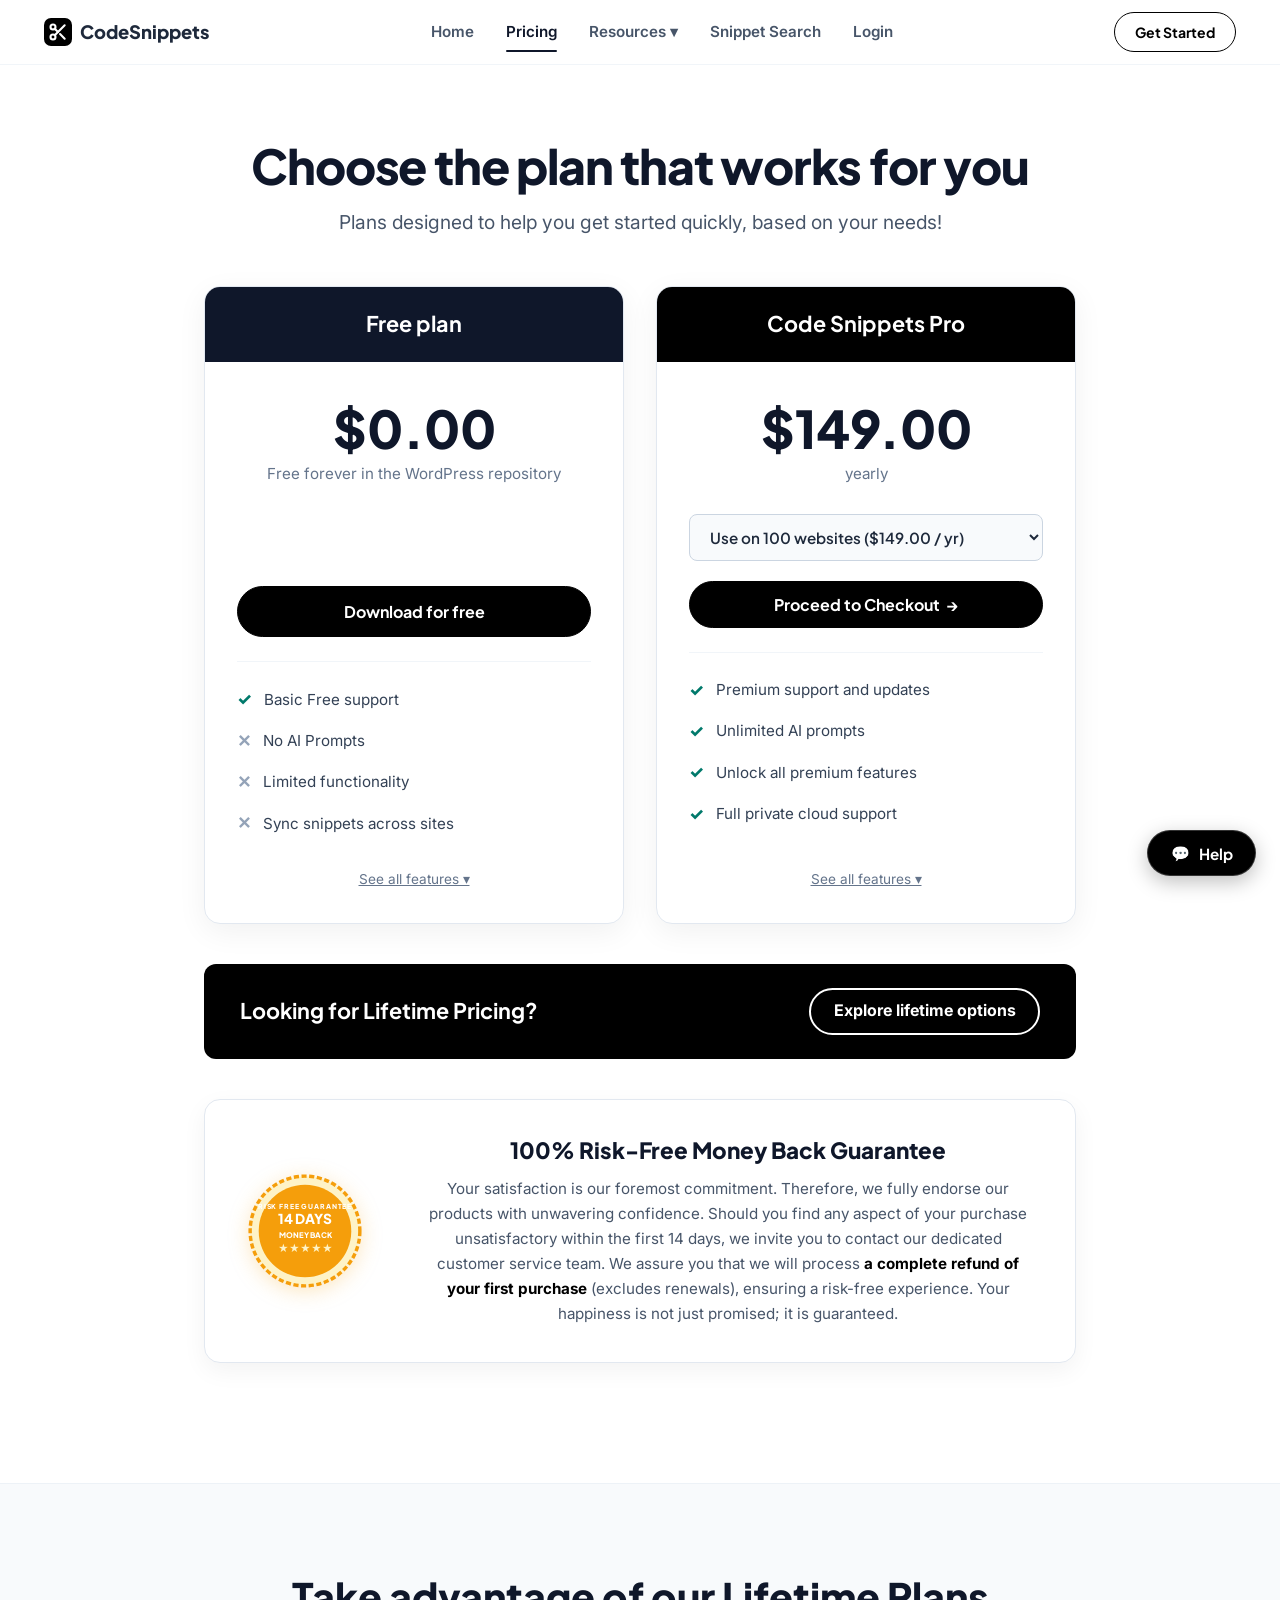
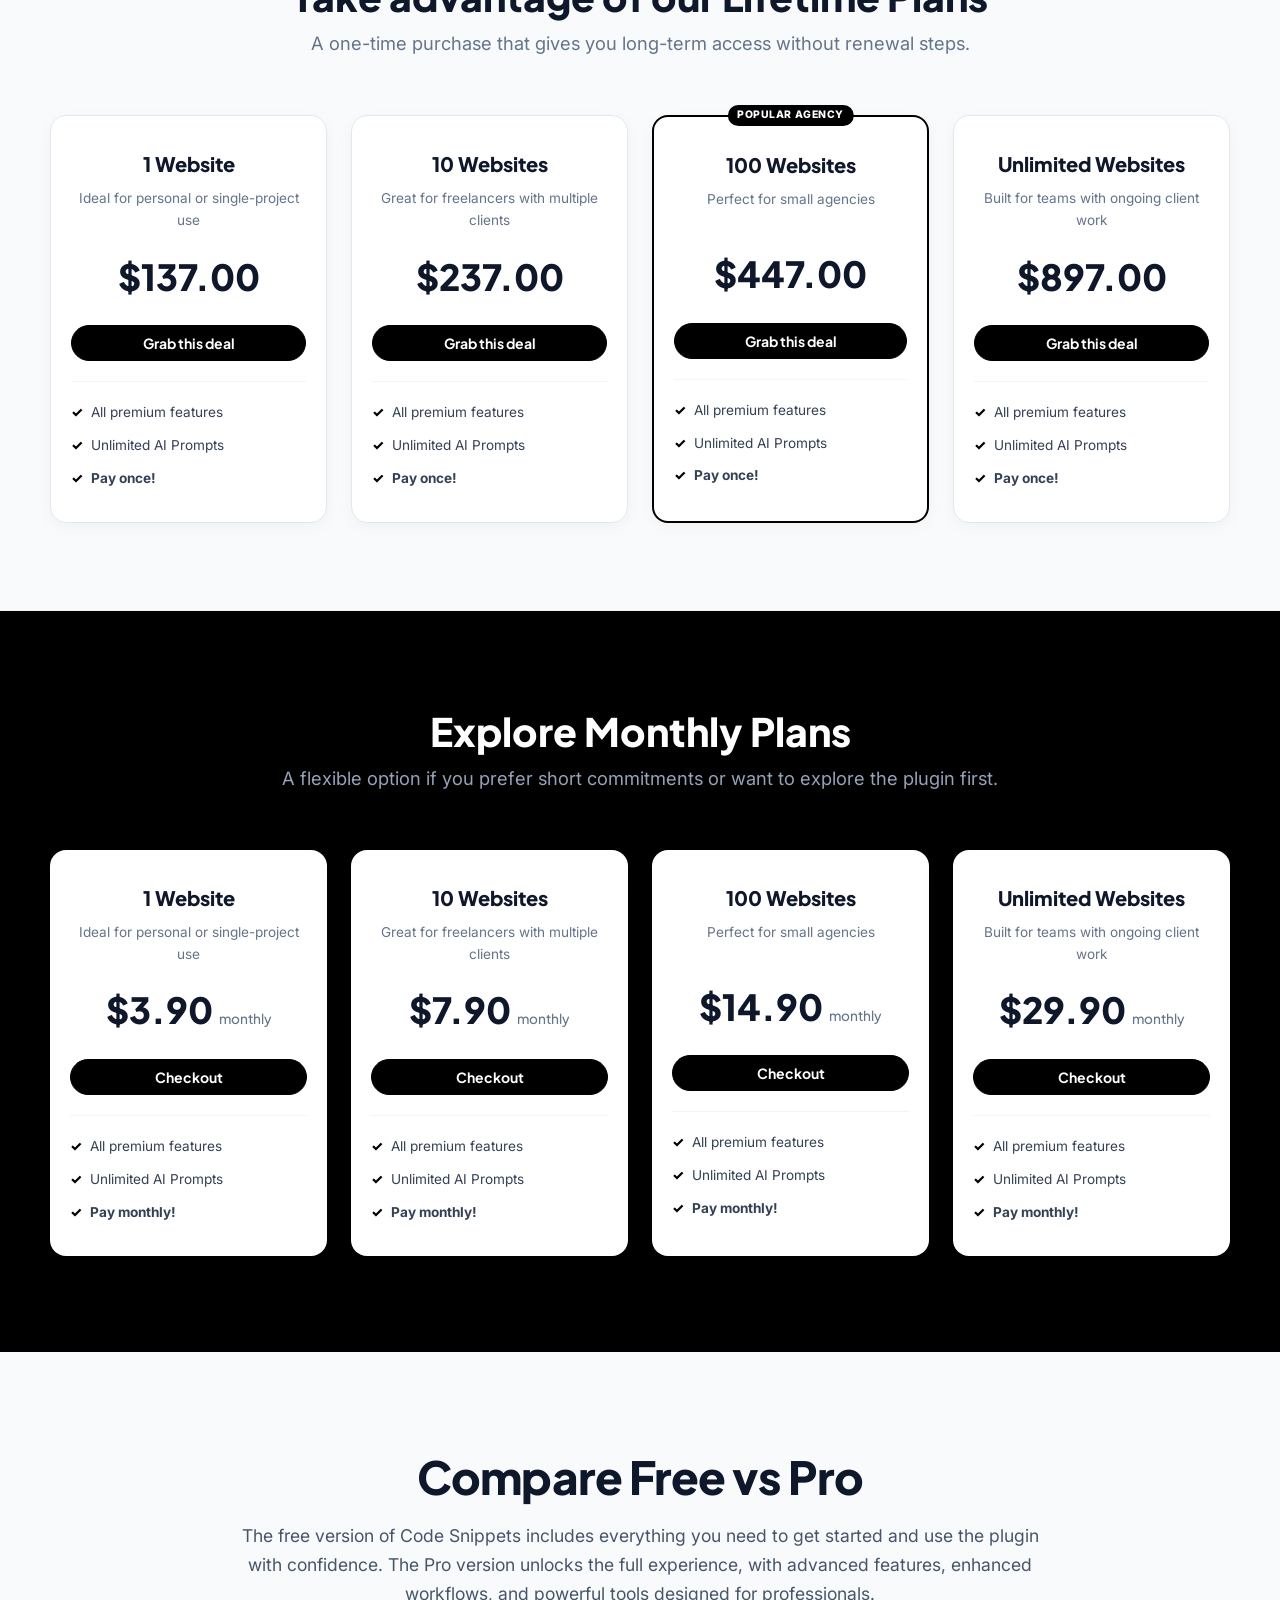
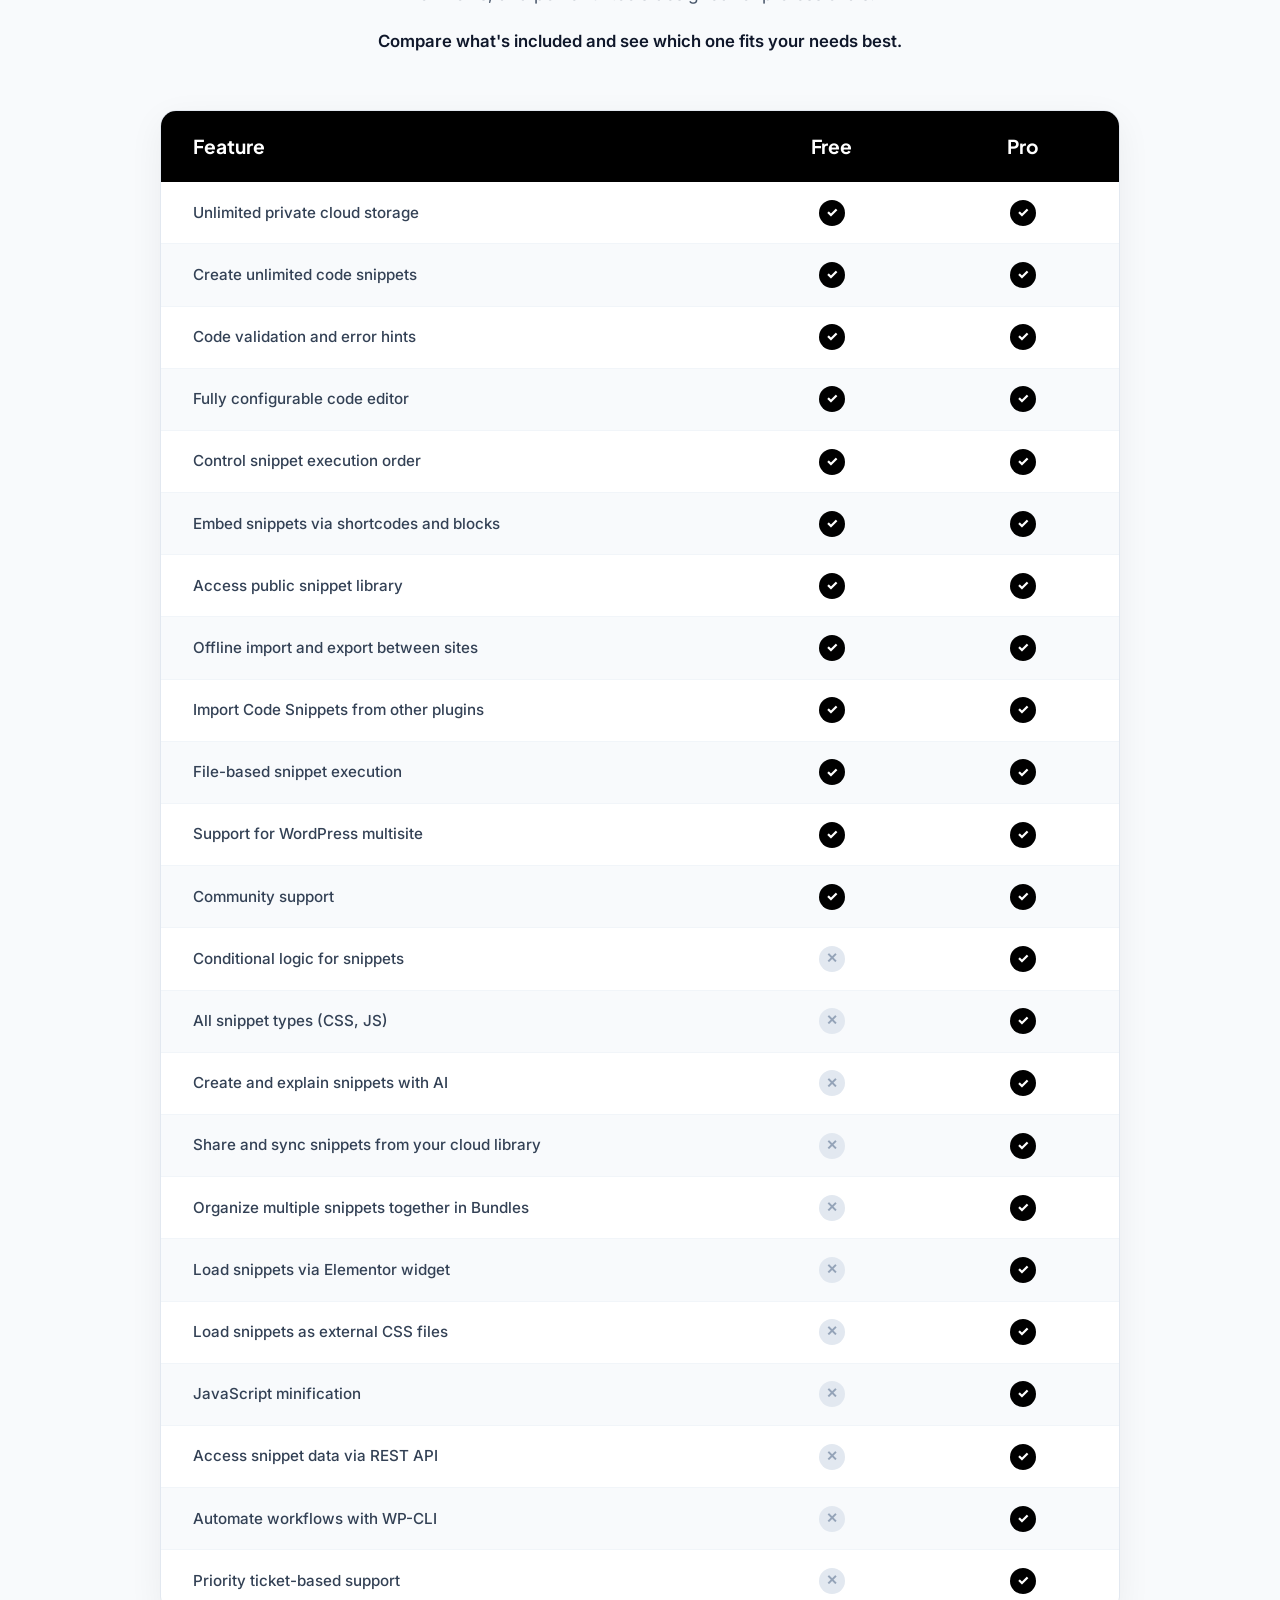
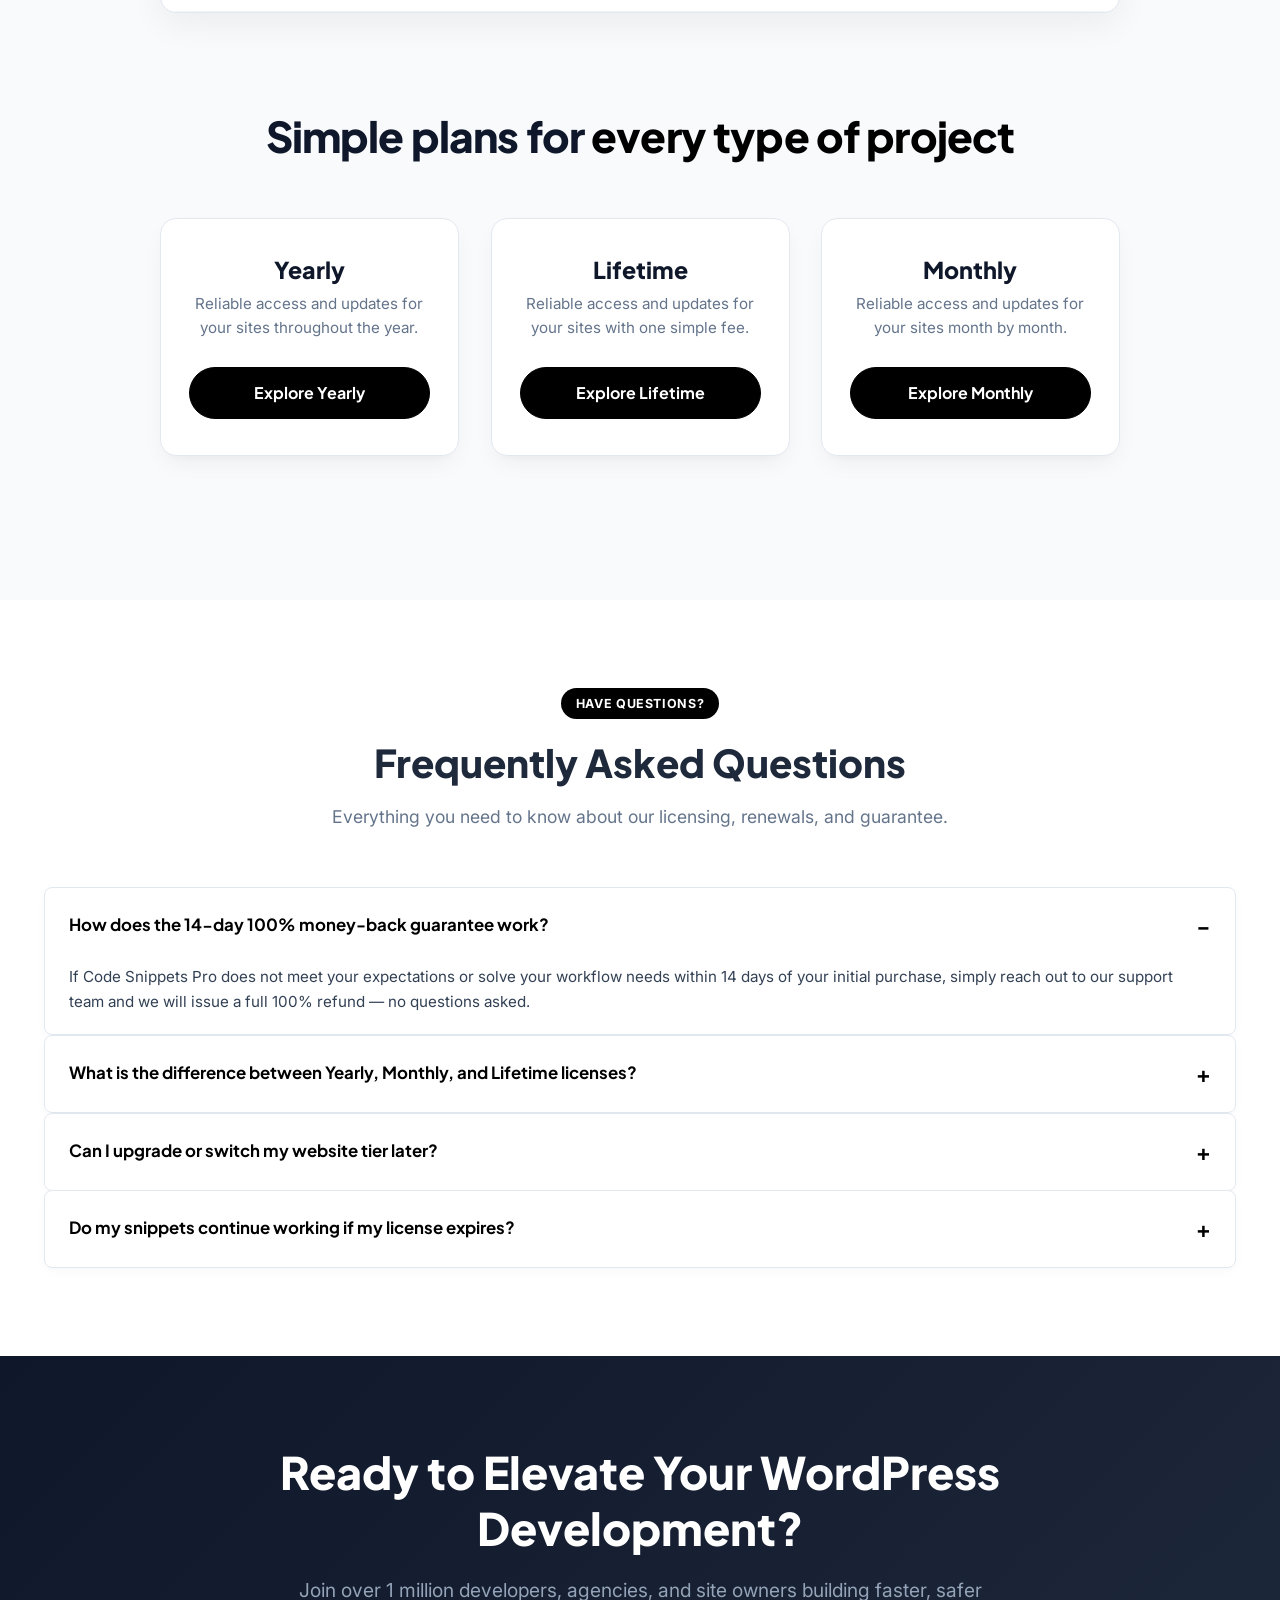
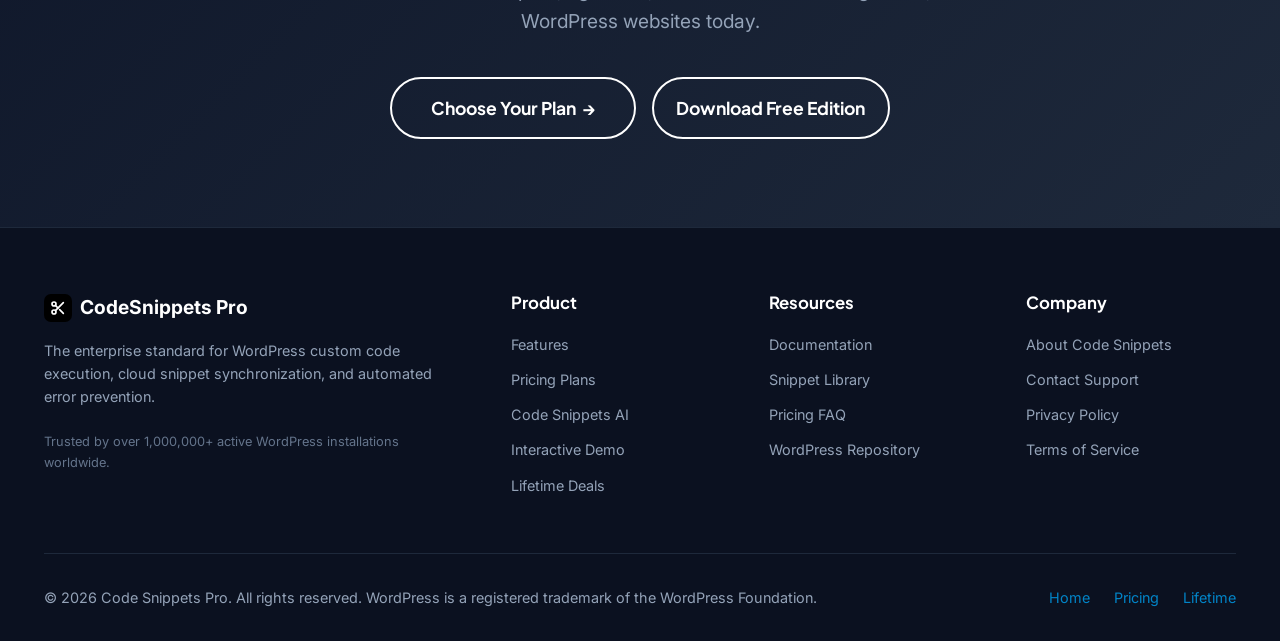
<file: pricing.html>
<!DOCTYPE html>
<html lang="en">
<head>
  <meta charset="UTF-8">
  <meta name="viewport" content="width=device-width, initial-scale=1.0">
  
  <!-- =====================================================================
       SEO, AEO & GEO SEARCH ENGINE METADATA
       ===================================================================== -->
  <title>Pricing Plans &amp; Lifetime Licenses | Code Snippets Pro for WordPress</title>
  <meta name="description" content="Explore Code Snippets Pro pricing: Yearly, Monthly, and Lifetime plans. Choose the right WordPress code snippet management license for personal sites, agencies, and client networks. 100% risk-free 14-day guarantee.">
  <meta name="keywords" content="Code Snippets Pro pricing, WordPress code snippets license, lifetime WordPress plugin, snippet manager cost, WordPress functions.php alternative, agency WordPress tools">
  <link rel="canonical" href="https://codesnippets.pro/pricing/">

  <!-- Open Graph / Social Sharing -->
  <meta property="og:type" content="website">
  <meta property="og:title" content="Code Snippets Pro Pricing - Yearly, Monthly &amp; Lifetime Licenses">
  <meta property="og:description" content="Flexible pricing for developers, agencies, and site owners. Safe Mode, Cloud Sync, and AI code generation for WordPress.">
  <meta property="og:url" content="https://codesnippets.pro/pricing/">

  <!-- Schema.org Product & AggregateOffer Structured Data for AEO/GEO -->
  <script type="application/ld+json">
  {
    "@context": "https://schema.org",
    "@type": "Product",
    "name": "Code Snippets Pro for WordPress",
    "description": "Enterprise-grade WordPress code snippet manager with Safe Mode error prevention, cloud synchronization, and AI generation.",
    "brand": {
      "@type": "Brand",
      "name": "Code Snippets"
    },
    "offers": {
      "@type": "AggregateOffer",
      "priceCurrency": "USD",
      "lowPrice": "0.00",
      "highPrice": "897.00",
      "offerCount": "10",
      "offers": [
        {
          "@type": "Offer",
          "name": "Free Edition",
          "price": "0.00",
          "priceCurrency": "USD",
          "availability": "https://schema.org/InStock"
        },
        {
          "@type": "Offer",
          "name": "Pro Yearly (100 Sites)",
          "price": "149.00",
          "priceCurrency": "USD",
          "availability": "https://schema.org/InStock"
        },
        {
          "@type": "Offer",
          "name": "Pro Lifetime (100 Sites)",
          "price": "447.00",
          "priceCurrency": "USD",
          "availability": "https://schema.org/InStock"
        }
      ]
    }
  }
  </script>

  <!-- Google Fonts & Stylesheet -->
  <link rel="preconnect" href="https://fonts.googleapis.com">
  <link rel="preconnect" href="https://fonts.gstatic.com" crossorigin>
  <link href="https://fonts.googleapis.com/css2?family=Fira+Code:wght@400;500&family=Inter:wght@400;500;600;700&family=Outfit:wght@500;600;700;800&family=Plus+Jakarta+Sans:wght@500;600;700;800&display=swap" rel="stylesheet">
  <link rel="stylesheet" href="css/style.css">
</head>
<body>

  <!-- STICKY NAVBAR -->
  <header class="navbar" id="navbar">
    <div class="container">
      <a href="index.html" class="logo-brand" id="nav-logo" aria-label="CodeSnippets Homepage">
        <div class="logo-icon" aria-hidden="true">
          <svg width="20" height="20" viewBox="0 0 24 24" fill="none" stroke="currentColor" stroke-width="2.5" stroke-linecap="round" stroke-linejoin="round">
            <circle cx="6" cy="6" r="3"></circle>
            <circle cx="6" cy="18" r="3"></circle>
            <line x1="20" y1="4" x2="8.12" y2="15.88"></line>
            <line x1="14.47" y1="14.48" x2="20" y2="20"></line>
            <line x1="8.12" y1="8.12" x2="12" y2="12"></line>
          </svg>
        </div>
        <span>CodeSnippets</span>
      </a>

      <nav aria-label="Main Navigation">
        <ul class="nav-menu" id="nav-menu-list">
          <li><a href="index.html" class="nav-link" id="nav-home">Home</a></li>
          <li><a href="pricing.html" class="nav-link active" id="nav-pricing">Pricing</a></li>
          <li class="dropdown">
            <a href="index.html#features" class="nav-link" id="nav-resources" aria-haspopup="true">Resources ▾</a>
            <div class="dropdown-menu">
              <a href="index.html#documentation" class="dropdown-item">Documentation</a>
              <a href="index.html#interactive-demo" class="dropdown-item">Snippets Library</a>
              <a href="index.html#ai-features" class="dropdown-item">Code Snippets AI</a>
              <a href="#faq" class="dropdown-item">Pricing FAQ</a>
            </div>
          </li>
          <li><a href="index.html#interactive-demo" class="nav-link" id="nav-snippet-search">Snippet Search</a></li>
          <li><a href="#checkout-modal" class="nav-link" id="nav-login">Login</a></li>
        </ul>
      </nav>

      <div class="nav-actions">
        <a href="#main-plans" class="btn btn-outline-black btn-sm" id="nav-cta-getstarted">Get Started</a>
        <button class="mobile-toggle" id="mobile-menu-toggle" aria-label="Toggle navigation menu">☰</button>
      </div>
    </div>
  </header>

  <main id="main-content">

    <!-- =====================================================================
         1. PRICING HERO & TOP 2-COLUMN MAIN PLANS
         ===================================================================== -->
    <section class="pricing-page-header" id="main-plans" aria-labelledby="pricing-title">
      <div class="container">
        <h1 class="pricing-page-title" id="pricing-title">
          Choose the plan that works for you
        </h1>
        <p class="pricing-page-subtitle">
          Plans designed to help you get started quickly, based on your needs!
        </p>
      </div>

      <div class="pricing-main-container">
        <div class="pricing-main-grid">

          <!-- Free Plan Card -->
          <div class="plan-card-main" id="plan-free">
            <div class="plan-header-free">
              Free plan
            </div>
            <div class="plan-body-main">
              <div class="plan-price-large">$0.00</div>
              <div class="plan-price-period">Free forever in the WordPress repository</div>

              <div style="height: 52px; margin-bottom: 1.25rem;"></div>

              <a href="https://wordpress.org/plugins/code-snippets/" target="_blank" rel="noopener noreferrer" class="btn btn-black plan-action-btn">
                Download for free
              </a>

              <ul class="plan-feature-list">
                <li class="plan-feature-item">
                  <span class="icon-check">✓</span>
                  <span>Basic Free support</span>
                </li>
                <li class="plan-feature-item">
                  <span class="icon-cross">✕</span>
                  <span>No AI Prompts</span>
                </li>
                <li class="plan-feature-item">
                  <span class="icon-cross">✕</span>
                  <span>Limited functionality</span>
                </li>
                <li class="plan-feature-item">
                  <span class="icon-cross">✕</span>
                  <span>Sync snippets across sites</span>
                </li>
              </ul>

              <a href="#features-matrix" class="plan-see-features-link">See all features ▾</a>
            </div>
          </div>

          <!-- Code Snippets Pro (Yearly) Card -->
          <div class="plan-card-main" id="plan-pro-yearly">
            <div class="plan-header-pro">
              Code Snippets Pro
            </div>
            <div class="plan-body-main">
              <div class="plan-price-large" id="yearly-price-display">$149.00</div>
              <div class="plan-price-period">yearly</div>

              <!-- Interactive Website Tier Selector Dropdown -->
              <div class="plan-site-select-wrapper">
                <select class="plan-site-select" id="yearly-site-dropdown" aria-label="Select number of websites for yearly plan">
                  <option value="39">Use on 1 website ($39.00 / yr)</option>
                  <option value="79">Use on 10 websites ($79.00 / yr)</option>
                  <option value="149" selected>Use on 100 websites ($149.00 / yr)</option>
                  <option value="299">Use on Unlimited websites ($299.00 / yr)</option>
                </select>
              </div>

              <button class="btn btn-black plan-action-btn" id="btn-yearly-checkout">
                Proceed to Checkout &nbsp;&rarr;
              </button>

              <ul class="plan-feature-list">
                <li class="plan-feature-item">
                  <span class="icon-check">✓</span>
                  <span>Premium support and updates</span>
                </li>
                <li class="plan-feature-item">
                  <span class="icon-check">✓</span>
                  <span>Unlimited AI prompts</span>
                </li>
                <li class="plan-feature-item">
                  <span class="icon-check">✓</span>
                  <span>Unlock all premium features</span>
                </li>
                <li class="plan-feature-item">
                  <span class="icon-check">✓</span>
                  <span>Full private cloud support</span>
                </li>
              </ul>

              <a href="#features-matrix" class="plan-see-features-link">See all features ▾</a>
            </div>
          </div>

        </div>

        <!-- Lifetime Pricing Callout Banner -->
        <div class="lifetime-banner-bar">
          <div class="lifetime-banner-title">Looking for Lifetime Pricing?</div>
          <a href="#lifetime-plans" class="btn-outline-white">Explore lifetime options</a>
        </div>

        <!-- 100% Risk-Free Money Back Guarantee Card -->
        <div class="guarantee-card-box">
          <!-- Golden Seal Badge SVG -->
          <div class="guarantee-badge-seal" aria-hidden="true">
            <svg viewBox="0 0 140 140" width="100%" height="100%" fill="none" xmlns="http://www.w3.org/2000/svg">
              <circle cx="70" cy="70" r="64" fill="#fef3c7" stroke="#f59e0b" stroke-width="4" stroke-dasharray="6 3"/>
              <circle cx="70" cy="70" r="54" fill="#f59e0b"/>
              <text x="70" y="44" text-anchor="middle" fill="#ffffff" font-size="8" font-weight="800" font-family="'Plus Jakarta Sans', sans-serif" letter-spacing="1">RISK FREE GUARANTEE</text>
              <text x="70" y="62" text-anchor="middle" fill="#ffffff" font-size="16" font-weight="900" font-family="'Plus Jakarta Sans', sans-serif">14 DAYS</text>
              <text x="70" y="78" text-anchor="middle" fill="#ffffff" font-size="9" font-weight="800" font-family="'Plus Jakarta Sans', sans-serif">MONEY BACK</text>
              <text x="70" y="94" text-anchor="middle" fill="#fef3c7" font-size="12">★★★★★</text>
            </svg>
          </div>

          <div class="guarantee-text-col">
            <h3>100% Risk-Free Money Back Guarantee</h3>
            <p>
              Your satisfaction is our foremost commitment. Therefore, we fully endorse our products with unwavering confidence. Should you find any aspect of your purchase unsatisfactory within the first 14 days, we invite you to contact our dedicated customer service team. We assure you that we will process <strong class="guarantee-highlight">a complete refund of your first purchase</strong> (excludes renewals), ensuring a risk-free experience. Your happiness is not just promised; it is guaranteed.
            </p>
          </div>
        </div>

      </div>
    </section>

    <!-- =====================================================================
         2. LIFETIME PLANS SECTION (ONE-TIME PAYMENT)
         ===================================================================== -->
    <section class="lifetime-section-wrapper" id="lifetime-plans" aria-labelledby="lifetime-heading">
      <div class="container">
        <h2 class="lifetime-header-title" id="lifetime-heading">
          Take advantage of our Lifetime Plans
        </h2>
        <p class="lifetime-header-sub">
          A one-time purchase that gives you long-term access without renewal steps.
        </p>

        <div class="tier-cards-grid-4">

          <!-- 1 Website Lifetime -->
          <div class="tier-card-item">
            <div class="tier-card-title">1 Website</div>
            <div class="tier-card-desc">Ideal for personal or single-project use</div>
            <div class="tier-card-price">$137.00</div>
            <button class="btn btn-black btn-sm" style="width:100%;">Grab this deal</button>
            <ul class="tier-card-bullets">
              <li><span class="tier-check">✓</span> <span>All premium features</span></li>
              <li><span class="tier-check">✓</span> <span>Unlimited AI Prompts</span></li>
              <li><span class="tier-check">✓</span> <strong>Pay once!</strong></li>
            </ul>
          </div>

          <!-- 10 Websites Lifetime -->
          <div class="tier-card-item">
            <div class="tier-card-title">10 Websites</div>
            <div class="tier-card-desc">Great for freelancers with multiple clients</div>
            <div class="tier-card-price">$237.00</div>
            <button class="btn btn-black btn-sm" style="width:100%;">Grab this deal</button>
            <ul class="tier-card-bullets">
              <li><span class="tier-check">✓</span> <span>All premium features</span></li>
              <li><span class="tier-check">✓</span> <span>Unlimited AI Prompts</span></li>
              <li><span class="tier-check">✓</span> <strong>Pay once!</strong></li>
            </ul>
          </div>

          <!-- 100 Websites Lifetime -->
          <div class="tier-card-item" style="border: 2px solid #000000; position: relative;">
            <div style="position: absolute; top: -12px; left: 50%; transform: translateX(-50%); background: #000000; color: white; font-size: 0.65rem; font-weight: 800; padding: 2px 10px; border-radius: 999px; letter-spacing: 0.05em;">POPULAR AGENCY</div>
            <div class="tier-card-title">100 Websites</div>
            <div class="tier-card-desc">Perfect for small agencies</div>
            <div class="tier-card-price">$447.00</div>
            <button class="btn btn-black btn-sm" style="width:100%;">Grab this deal</button>
            <ul class="tier-card-bullets">
              <li><span class="tier-check">✓</span> <span>All premium features</span></li>
              <li><span class="tier-check">✓</span> <span>Unlimited AI Prompts</span></li>
              <li><span class="tier-check">✓</span> <strong>Pay once!</strong></li>
            </ul>
          </div>

          <!-- Unlimited Websites Lifetime -->
          <div class="tier-card-item">
            <div class="tier-card-title">Unlimited Websites</div>
            <div class="tier-card-desc">Built for teams with ongoing client work</div>
            <div class="tier-card-price">$897.00</div>
            <button class="btn btn-black btn-sm" style="width:100%;">Grab this deal</button>
            <ul class="tier-card-bullets">
              <li><span class="tier-check">✓</span> <span>All premium features</span></li>
              <li><span class="tier-check">✓</span> <span>Unlimited AI Prompts</span></li>
              <li><span class="tier-check">✓</span> <strong>Pay once!</strong></li>
            </ul>
          </div>

        </div>
      </div>
    </section>

    <!-- =====================================================================
         3. MONTHLY PLANS SECTION (DARK TEAL BACKGROUND)
         ===================================================================== -->
    <section class="monthly-section-wrapper" id="monthly-plans" aria-labelledby="monthly-heading">
      <div class="container">
        <h2 class="monthly-header-title" id="monthly-heading">
          Explore Monthly Plans
        </h2>
        <p class="monthly-header-sub">
          A flexible option if you prefer short commitments or want to explore the plugin first.
        </p>

        <div class="tier-cards-grid-4">

          <!-- 1 Website Monthly -->
          <div class="monthly-card-item">
            <div class="tier-card-title">1 Website</div>
            <div class="tier-card-desc">Ideal for personal or single-project use</div>
            <div class="tier-card-price">$3.90 <span>monthly</span></div>
            <button class="btn btn-black btn-sm" style="width:100%;">Checkout</button>
            <ul class="tier-card-bullets">
              <li><span class="tier-check">✓</span> <span>All premium features</span></li>
              <li><span class="tier-check">✓</span> <span>Unlimited AI Prompts</span></li>
              <li><span class="tier-check">✓</span> <strong>Pay monthly!</strong></li>
            </ul>
          </div>

          <!-- 10 Websites Monthly -->
          <div class="monthly-card-item">
            <div class="tier-card-title">10 Websites</div>
            <div class="tier-card-desc">Great for freelancers with multiple clients</div>
            <div class="tier-card-price">$7.90 <span>monthly</span></div>
            <button class="btn btn-black btn-sm" style="width:100%;">Checkout</button>
            <ul class="tier-card-bullets">
              <li><span class="tier-check">✓</span> <span>All premium features</span></li>
              <li><span class="tier-check">✓</span> <span>Unlimited AI Prompts</span></li>
              <li><span class="tier-check">✓</span> <strong>Pay monthly!</strong></li>
            </ul>
          </div>

          <!-- 100 Websites Monthly -->
          <div class="monthly-card-item">
            <div class="tier-card-title">100 Websites</div>
            <div class="tier-card-desc">Perfect for small agencies</div>
            <div class="tier-card-price">$14.90 <span>monthly</span></div>
            <button class="btn btn-black btn-sm" style="width:100%;">Checkout</button>
            <ul class="tier-card-bullets">
              <li><span class="tier-check">✓</span> <span>All premium features</span></li>
              <li><span class="tier-check">✓</span> <span>Unlimited AI Prompts</span></li>
              <li><span class="tier-check">✓</span> <strong>Pay monthly!</strong></li>
            </ul>
          </div>

          <!-- Unlimited Websites Monthly -->
          <div class="monthly-card-item">
            <div class="tier-card-title">Unlimited Websites</div>
            <div class="tier-card-desc">Built for teams with ongoing client work</div>
            <div class="tier-card-price">$29.90 <span>monthly</span></div>
            <button class="btn btn-black btn-sm" style="width:100%;">Checkout</button>
            <ul class="tier-card-bullets">
              <li><span class="tier-check">✓</span> <span>All premium features</span></li>
              <li><span class="tier-check">✓</span> <span>Unlimited AI Prompts</span></li>
              <li><span class="tier-check">✓</span> <strong>Pay monthly!</strong></li>
            </ul>
          </div>

        </div>
      </div>
    </section>

    <!-- =====================================================================
         4. COMPARE FREE VS PRO TABLE (MATCHING SCREENSHOT DESIGN)
         ===================================================================== -->
    <section class="compare-section-wrapper" id="features-matrix" aria-labelledby="compare-heading">
      <div class="container">
        
        <div class="compare-header">
          <h2 class="compare-header-title" id="compare-heading">Compare Free vs Pro</h2>
          <p class="compare-header-desc">
            The free version of Code Snippets includes everything you need to get started and use the plugin with confidence. The Pro version unlocks the full experience, with advanced features, enhanced workflows, and powerful tools designed for professionals.
          </p>
          <p class="compare-header-sub">
            Compare what's included and see which one fits your needs best.
          </p>
        </div>

        <div class="compare-table-card">
          <table class="compare-table" aria-label="Feature comparison between Free and Pro editions of Code Snippets">
            <thead>
              <tr>
                <th scope="col" class="col-feature">Feature</th>
                <th scope="col" class="col-tier">Free</th>
                <th scope="col" class="col-tier">Pro</th>
              </tr>
            </thead>
            <tbody>
              <tr>
                <td>Unlimited private cloud storage</td>
                <td class="cell-center"><span class="badge-check-circle">✓</span></td>
                <td class="cell-center"><span class="badge-check-circle">✓</span></td>
              </tr>
              <tr>
                <td>Create unlimited code snippets</td>
                <td class="cell-center"><span class="badge-check-circle">✓</span></td>
                <td class="cell-center"><span class="badge-check-circle">✓</span></td>
              </tr>
              <tr>
                <td>Code validation and error hints</td>
                <td class="cell-center"><span class="badge-check-circle">✓</span></td>
                <td class="cell-center"><span class="badge-check-circle">✓</span></td>
              </tr>
              <tr>
                <td>Fully configurable code editor</td>
                <td class="cell-center"><span class="badge-check-circle">✓</span></td>
                <td class="cell-center"><span class="badge-check-circle">✓</span></td>
              </tr>
              <tr>
                <td>Control snippet execution order</td>
                <td class="cell-center"><span class="badge-check-circle">✓</span></td>
                <td class="cell-center"><span class="badge-check-circle">✓</span></td>
              </tr>
              <tr>
                <td>Embed snippets via shortcodes and blocks</td>
                <td class="cell-center"><span class="badge-check-circle">✓</span></td>
                <td class="cell-center"><span class="badge-check-circle">✓</span></td>
              </tr>
              <tr>
                <td>Access public snippet library</td>
                <td class="cell-center"><span class="badge-check-circle">✓</span></td>
                <td class="cell-center"><span class="badge-check-circle">✓</span></td>
              </tr>
              <tr>
                <td>Offline import and export between sites</td>
                <td class="cell-center"><span class="badge-check-circle">✓</span></td>
                <td class="cell-center"><span class="badge-check-circle">✓</span></td>
              </tr>
              <tr>
                <td>Import Code Snippets from other plugins</td>
                <td class="cell-center"><span class="badge-check-circle">✓</span></td>
                <td class="cell-center"><span class="badge-check-circle">✓</span></td>
              </tr>
              <tr>
                <td>File-based snippet execution</td>
                <td class="cell-center"><span class="badge-check-circle">✓</span></td>
                <td class="cell-center"><span class="badge-check-circle">✓</span></td>
              </tr>
              <tr>
                <td>Support for WordPress multisite</td>
                <td class="cell-center"><span class="badge-check-circle">✓</span></td>
                <td class="cell-center"><span class="badge-check-circle">✓</span></td>
              </tr>
              <tr>
                <td>Community support</td>
                <td class="cell-center"><span class="badge-check-circle">✓</span></td>
                <td class="cell-center"><span class="badge-check-circle">✓</span></td>
              </tr>
              <tr>
                <td>Conditional logic for snippets</td>
                <td class="cell-center"><span class="badge-cross-circle">✕</span></td>
                <td class="cell-center"><span class="badge-check-circle">✓</span></td>
              </tr>
              <tr>
                <td>All snippet types (CSS, JS)</td>
                <td class="cell-center"><span class="badge-cross-circle">✕</span></td>
                <td class="cell-center"><span class="badge-check-circle">✓</span></td>
              </tr>
              <tr>
                <td>Create and explain snippets with AI</td>
                <td class="cell-center"><span class="badge-cross-circle">✕</span></td>
                <td class="cell-center"><span class="badge-check-circle">✓</span></td>
              </tr>
              <tr>
                <td>Share and sync snippets from your cloud library</td>
                <td class="cell-center"><span class="badge-cross-circle">✕</span></td>
                <td class="cell-center"><span class="badge-check-circle">✓</span></td>
              </tr>
              <tr>
                <td>Organize multiple snippets together in Bundles</td>
                <td class="cell-center"><span class="badge-cross-circle">✕</span></td>
                <td class="cell-center"><span class="badge-check-circle">✓</span></td>
              </tr>
              <tr>
                <td>Load snippets via Elementor widget</td>
                <td class="cell-center"><span class="badge-cross-circle">✕</span></td>
                <td class="cell-center"><span class="badge-check-circle">✓</span></td>
              </tr>
              <tr>
                <td>Load snippets as external CSS files</td>
                <td class="cell-center"><span class="badge-cross-circle">✕</span></td>
                <td class="cell-center"><span class="badge-check-circle">✓</span></td>
              </tr>
              <tr>
                <td>JavaScript minification</td>
                <td class="cell-center"><span class="badge-cross-circle">✕</span></td>
                <td class="cell-center"><span class="badge-check-circle">✓</span></td>
              </tr>
              <tr>
                <td>Access snippet data via REST API</td>
                <td class="cell-center"><span class="badge-cross-circle">✕</span></td>
                <td class="cell-center"><span class="badge-check-circle">✓</span></td>
              </tr>
              <tr>
                <td>Automate workflows with WP-CLI</td>
                <td class="cell-center"><span class="badge-cross-circle">✕</span></td>
                <td class="cell-center"><span class="badge-check-circle">✓</span></td>
              </tr>
              <tr>
                <td>Priority ticket-based support</td>
                <td class="cell-center"><span class="badge-cross-circle">✕</span></td>
                <td class="cell-center"><span class="badge-check-circle">✓</span></td>
              </tr>
            </tbody>
          </table>
        </div>

        <!-- Simple plans for every type of project (Screenshot 5) -->
        <div class="simple-plans-section">
          <h2 class="simple-plans-title">
            Simple plans for <span>every type of project</span>
          </h2>

          <div class="simple-plans-grid">
            
            <!-- Yearly Card -->
            <div class="simple-plan-card">
              <div>
                <h3>Yearly</h3>
                <p>Reliable access and updates for your sites throughout the year.</p>
              </div>
              <a href="#main-plans" class="btn btn-black">Explore Yearly</a>
            </div>

            <!-- Lifetime Card -->
            <div class="simple-plan-card">
              <div>
                <h3>Lifetime</h3>
                <p>Reliable access and updates for your sites with one simple fee.</p>
              </div>
              <a href="#lifetime-plans" class="btn btn-black">Explore Lifetime</a>
            </div>

            <!-- Monthly Card -->
            <div class="simple-plan-card">
              <div>
                <h3>Monthly</h3>
                <p>Reliable access and updates for your sites month by month.</p>
              </div>
              <a href="#monthly-plans" class="btn btn-black">Explore Monthly</a>
            </div>

          </div>
        </div>

      </div>
    </section>

    <!-- =====================================================================
         5. FREQUENTLY ASKED QUESTIONS (PRICING FAQ)
         ===================================================================== -->
    <section class="faq-section" id="faq" aria-labelledby="faq-heading">
      <div class="container">
        <div class="section-header">
          <span class="section-pill-badge">HAVE QUESTIONS?</span>
          <h2 class="section-title" id="faq-heading">Frequently Asked Questions</h2>
          <p class="section-subtitle">Everything you need to know about our licensing, renewals, and guarantee.</p>
        </div>

        <div class="faq-accordion-list">
          <details class="faq-item" open>
            <summary class="faq-summary">
              <span>How does the 14-day 100% money-back guarantee work?</span>
            </summary>
            <div class="faq-content">
              If Code Snippets Pro does not meet your expectations or solve your workflow needs within 14 days of your initial purchase, simply reach out to our support team and we will issue a full 100% refund — no questions asked.
            </div>
          </details>

          <details class="faq-item">
            <summary class="faq-summary">
              <span>What is the difference between Yearly, Monthly, and Lifetime licenses?</span>
            </summary>
            <div class="faq-content">
              Lifetime plans require a single one-time payment and grant perpetual updates and cloud access with zero recurring fees. Yearly plans renew annually at a discounted rate, and Monthly plans offer flexible month-to-month freedom.
            </div>
          </details>

          <details class="faq-item">
            <summary class="faq-summary">
              <span>Can I upgrade or switch my website tier later?</span>
            </summary>
            <div class="faq-content">
              Yes! You can easily upgrade from 1 website to 10, 100, or Unlimited websites directly from your account dashboard. You will only pay the prorated price difference.
            </div>
          </details>

          <details class="faq-item">
            <summary class="faq-summary">
              <span>Do my snippets continue working if my license expires?</span>
            </summary>
            <div class="faq-content">
              Yes. All snippets already activated on your WordPress websites will continue executing safely. An active license is only required for automated updates, new AI prompts, and ongoing Cloud Sync.
            </div>
          </details>
        </div>
      </div>
    </section>

  </main>

  <!-- FLOATING HELP CHAT PILL BUTTON -->
  <button class="floating-help-widget" id="floating-help-btn" aria-label="Open support chat help">
    <span aria-hidden="true">💬</span>
    <span>Help</span>
  </button>

  <!-- Floating Help Popup Modal -->
  <div class="help-modal-popup" id="help-popup" role="dialog" aria-modal="true" aria-labelledby="help-title">
    <div class="help-modal-header">
      <span id="help-title">Support &amp; Inquiries</span>
      <button class="help-modal-close" id="help-close-btn" aria-label="Close help modal">✕</button>
    </div>
    <p style="font-size:0.85rem; color:#475569; margin-bottom:1rem;">
      Have questions about choosing the right license for your client sites? Our team is available 24/7.
    </p>
    <a href="mailto:support@codesnippets.pro" class="btn btn-black btn-sm" style="width:100%; text-align:center;">Email Support Team</a>
  </div>

  <!-- FINAL CTA & FOOTER -->
  <section class="final-cta-section">
    <div class="container">
      <div class="final-cta-content">
        <h2 class="final-cta-title">Ready to Elevate Your WordPress Development?</h2>
        <p class="final-cta-sub">
          Join over 1 million developers, agencies, and site owners building faster, safer WordPress websites today.
        </p>
        <div style="display: flex; gap: 1rem; justify-content: center; flex-wrap: wrap;">
          <a href="#main-plans" class="btn btn-white-outline btn-lg">Choose Your Plan &nbsp;&rarr;</a>
          <a href="https://wordpress.org/plugins/code-snippets/" target="_blank" rel="noopener noreferrer" class="btn btn-outline-white btn-lg">Download Free Edition</a>
        </div>
      </div>
    </div>
  </section>

  <footer class="footer">
    <div class="container">
      <div class="footer-grid">
        <div class="footer-col-about">
          <div class="smackcoders-brand" style="margin-bottom: 1rem;">
            <div class="logo-icon" style="width:28px; height:28px; font-size:0.9rem;" aria-hidden="true">
              <svg width="16" height="16" viewBox="0 0 24 24" fill="none" stroke="currentColor" stroke-width="2.5" stroke-linecap="round" stroke-linejoin="round">
                <circle cx="6" cy="6" r="3"></circle>
                <circle cx="6" cy="18" r="3"></circle>
                <line x1="20" y1="4" x2="8.12" y2="15.88"></line>
                <line x1="14.47" y1="14.48" x2="20" y2="20"></line>
                <line x1="8.12" y1="8.12" x2="12" y2="12"></line>
              </svg>
            </div>
            <span style="font-size: 1.2rem; font-weight: 700; color: white;">CodeSnippets Pro</span>
          </div>
          <p style="font-size: 0.9rem; line-height: 1.6; color: #94a3b8; margin-bottom: 1.5rem;">
            The enterprise standard for WordPress custom code execution, cloud snippet synchronization, and automated error prevention.
          </p>
          <div style="color: #64748b; font-size: 0.8rem;">
            Trusted by over 1,000,000+ active WordPress installations worldwide.
          </div>
        </div>

        <div class="footer-col">
          <h3 class="footer-col-title">Product</h3>
          <ul class="footer-links">
            <li><a href="index.html#features">Features</a></li>
            <li><a href="pricing.html">Pricing Plans</a></li>
            <li><a href="index.html#ai-features">Code Snippets AI</a></li>
            <li><a href="index.html#interactive-demo">Interactive Demo</a></li>
            <li><a href="pricing.html#lifetime-plans">Lifetime Deals</a></li>
          </ul>
        </div>

        <div class="footer-col">
          <h3 class="footer-col-title">Resources</h3>
          <ul class="footer-links">
            <li><a href="index.html#documentation">Documentation</a></li>
            <li><a href="index.html#interactive-demo">Snippet Library</a></li>
            <li><a href="pricing.html#faq">Pricing FAQ</a></li>
            <li><a href="https://wordpress.org/plugins/code-snippets/" target="_blank" rel="noopener noreferrer">WordPress Repository</a></li>
          </ul>
        </div>

        <div class="footer-col">
          <h3 class="footer-col-title">Company</h3>
          <ul class="footer-links">
            <li><a href="pricing.html#main-plans">About Code Snippets</a></li>
            <li><a href="mailto:support@codesnippets.pro">Contact Support</a></li>
            <li><a href="pricing.html#main-plans">Privacy Policy</a></li>
            <li><a href="pricing.html#main-plans">Terms of Service</a></li>
          </ul>
        </div>
      </div>

      <div class="footer-bottom">
        <div>
          &copy; 2026 Code Snippets Pro. All rights reserved. WordPress is a registered trademark of the WordPress Foundation.
        </div>
        <div style="display: flex; gap: 1.5rem;">
          <a href="index.html">Home</a>
          <a href="pricing.html">Pricing</a>
          <a href="pricing.html#lifetime-plans">Lifetime</a>
        </div>
      </div>
    </div>
  </footer>

  <!-- Scripts -->
  <script src="js/app.js"></script>
</body>
</html>
</file>
<file: css/style.css>
/* CodeSnippets Pro - Design System & Stylesheet */
@import url('https://fonts.googleapis.com/css2?family=Inter:wght@400;500;600;700&family=Plus+Jakarta+Sans:wght@500;600;700;800&family=Outfit:wght@500;600;700;800&family=Fira+Code:wght@400;500&display=swap');

:root {
  --primary-green: #10b981;
  --primary-green-hover: #059669;
  --primary-blue: #0284c7;
  --primary-blue-hover: #0369a1;
  --primary-blue-light: #e0f2fe;
  --primary-teal: #00a79d;
  --primary-teal-dark: #0d6b64;
  --primary-teal-light: #e6f7f6;
  
  --secondary-terracotta: #d96b43;
  --secondary-terracotta-hover: #c4572e;
  --secondary-terracotta-light: #fdf0eb;
  
  --dark-slate: #1e293b;
  --dark-slate-deep: #0f172a;
  --text-main: #334155;
  --text-muted: #64748b;
  --text-light: #94a3b8;
  
  --bg-hero: linear-gradient(135deg, #f8faff 0%, #ffffff 50%, #f3effc 100%);
  --bg-light: #f8fafc;
  --bg-card: #ffffff;
  
  --border-light: #e2e8f0;
  --border-dashed: #cbd5e1;
  --annotation-bg: #fef9c3;
  --annotation-border: #facc15;
  --annotation-text: #854d0e;
  
  --radius-sm: 8px;
  --radius-md: 12px;
  --radius-lg: 20px;
  --radius-pill: 9999px;
  
  --shadow-sm: 0 1px 3px rgba(0, 0, 0, 0.05);
  --shadow-md: 0 4px 15px rgba(0, 0, 0, 0.06);
  --shadow-lg: 0 12px 30px rgba(0, 0, 0, 0.08);
  
  --font-heading: 'Plus Jakarta Sans', 'Outfit', -apple-system, BlinkMacSystemFont, sans-serif;
  --font-body: 'Inter', -apple-system, BlinkMacSystemFont, sans-serif;
  --font-code: 'Fira Code', monospace;
}

*, *::before, *::after {
  box-sizing: border-box;
  margin: 0;
  padding: 0;
}

html {
  scroll-behavior: smooth;
  font-size: 16px;
}

body {
  font-family: var(--font-body);
  color: var(--text-main);
  background-color: var(--bg-card);
  line-height: 1.6;
  overflow-x: hidden;
  -webkit-font-smoothing: antialiased;
}

/* Utility Containers */
.container {
  width: 100%;
  max-width: 1240px;
  margin: 0 auto;
  padding: 0 1.5rem;
}

/* Typography */
h1, h2, h3, h4, h5, h6 {
  font-family: var(--font-heading);
  color: var(--dark-slate);
  line-height: 1.25;
}

a {
  color: var(--primary-blue);
  text-decoration: none;
  transition: all 0.2s ease;
}

a:hover {
  color: var(--primary-blue-hover);
}

.text-teal { color: var(--primary-teal); }
.text-blue { color: var(--primary-blue); }
.text-green { color: var(--primary-green); }
.text-terracotta { color: var(--secondary-terracotta); }

/* Buttons - Clean, Solid, NO Glow */
.btn {
  display: inline-flex;
  align-items: center;
  justify-content: center;
  gap: 0.5rem;
  font-family: var(--font-heading);
  font-weight: 700;
  font-size: 1rem;
  padding: 0.75rem 1.85rem;
  border-radius: var(--radius-pill);
  border: 1px solid transparent;
  cursor: pointer;
  transition: background-color 0.2s ease, transform 0.15s ease, border-color 0.2s ease;
  box-shadow: none !important;
  text-decoration: none;
}

.btn:hover {
  transform: translateY(-1px);
  box-shadow: none !important;
}

.btn-green {
  background-color: #10b981;
  color: #ffffff !important;
  border-color: #10b981;
}

.btn-green:hover {
  background-color: #059669;
  border-color: #059669;
}

.btn-terracotta, .btn-orange {
  background-color: var(--secondary-terracotta);
  color: #ffffff !important;
  border-color: var(--secondary-terracotta);
}

.btn-terracotta:hover, .btn-orange:hover {
  background-color: var(--secondary-terracotta-hover);
  border-color: var(--secondary-terracotta-hover);
}

.btn-blue, .btn-teal {
  background-color: var(--primary-blue);
  color: #ffffff !important;
  border-color: var(--primary-blue);
}

.btn-blue:hover, .btn-teal:hover {
  background-color: var(--primary-blue-hover);
  border-color: var(--primary-blue-hover);
}

.btn-black {
  background-color: #000000 !important;
  color: #ffffff !important;
  border: 1px solid #000000 !important;
}

.btn-black:hover {
  background-color: #1e293b !important;
  border-color: #1e293b !important;
  color: #ffffff !important;
}

.btn-white {
  background-color: #ffffff !important;
  color: #000000 !important;
  border: 1.5px solid #ffffff !important;
}

.btn-white:hover {
  background-color: #f1f5f9 !important;
  color: #000000 !important;
}

.btn-white-outline {
  background-color: transparent !important;
  color: #ffffff !important;
  border: 2px solid #ffffff !important;
}

.btn-white-outline:hover {
  background-color: rgba(255, 255, 255, 0.15) !important;
  color: #ffffff !important;
}

.btn-outline {
  background-color: transparent;
  border-color: #cbd5e1;
  color: var(--dark-slate);
}

.btn-outline:hover {
  border-color: var(--primary-blue);
  color: var(--primary-blue);
  background-color: var(--primary-blue-light);
}

.btn-sm {
  font-size: 0.875rem;
  padding: 0.5rem 1.25rem;
}

.btn-lg {
  font-size: 1.1rem;
  padding: 0.95rem 2.4rem;
}

/* Badges */
.tag-badge {
  display: inline-flex;
  align-items: center;
  padding: 0.2rem 0.55rem;
  border-radius: 4px;
  font-size: 0.75rem;
  font-weight: 700;
  font-family: var(--font-code);
  text-transform: uppercase;
  border: 1px solid #e2e8f0;
}

.tag-php { background-color: #f1f5f9; color: #0f172a; }
.tag-html { background-color: #f1f5f9; color: #0f172a; }
.tag-css { background-color: #f1f5f9; color: #0f172a; }
.tag-js { background-color: #f1f5f9; color: #0f172a; }

.section-pill-badge {
  display: inline-block;
  background-color: #000000 !important;
  color: #ffffff !important;
  font-weight: 700;
  font-size: 0.78rem;
  padding: 0.35rem 0.9rem;
  border-radius: var(--radius-pill);
  text-transform: uppercase;
  letter-spacing: 0.05em;
  margin-bottom: 1.2rem;
  box-shadow: none !important;
  border: none !important;
}

.section-pill-badge.pill-white {
  background-color: #000000 !important;
  color: #ffffff !important;
}

/* Sticky Navigation */
.navbar {
  position: sticky;
  top: 0;
  z-index: 1000;
  background: #ffffff;
  border-bottom: 1px solid #f1f5f9;
  padding: 0.75rem 0;
}

.navbar .container {
  display: flex;
  align-items: center;
  justify-content: space-between;
}

.logo-brand {
  display: flex;
  align-items: center;
  gap: 0.5rem;
  font-family: var(--font-heading);
  font-weight: 800;
  font-size: 1.15rem;
  color: var(--dark-slate);
  text-decoration: none;
}

.logo-icon {
  width: 28px;
  height: 28px;
  background: #000000;
  border-radius: 7px;
  display: flex;
  align-items: center;
  justify-content: center;
  color: white;
  font-weight: 800;
  font-size: 0.95rem;
}

.nav-menu {
  display: flex;
  align-items: center;
  gap: 2rem;
  list-style: none;
}

.nav-link {
  font-weight: 600;
  font-size: 0.95rem;
  color: #475569;
  padding: 0.4rem 0;
  position: relative;
}

.nav-link:hover, .nav-link.active {
  color: #0f172a;
}

.nav-link.active::after {
  content: '';
  position: absolute;
  bottom: -4px;
  left: 0;
  width: 100%;
  height: 2px;
  background-color: #0f172a;
  border-radius: 2px;
}

#nav-cta-getstarted, .nav-actions .btn-terracotta {
  background-color: #ffffff !important;
  color: #000000 !important;
  border: 1.5px solid #000000 !important;
}

#nav-cta-getstarted:hover, .nav-actions .btn-terracotta:hover {
  background-color: #000000 !important;
  color: #ffffff !important;
}

.nav-actions {
  display: flex;
  align-items: center;
  gap: 1rem;
}

.mobile-toggle {
  display: none;
  background: none;
  border: none;
  font-size: 1.5rem;
  color: var(--dark-slate);
  cursor: pointer;
}

/* Dropdown Menu */
.dropdown {
  position: relative;
}

.dropdown-menu {
  position: absolute;
  top: 100%;
  left: 50%;
  transform: translateX(-50%) translateY(10px);
  background: white;
  border-radius: var(--radius-md);
  box-shadow: var(--shadow-md);
  border: 1px solid var(--border-light);
  padding: 0.5rem;
  min-width: 200px;
  opacity: 0;
  visibility: hidden;
  transition: all 0.2s ease;
}

.dropdown:hover .dropdown-menu {
  opacity: 1;
  visibility: visible;
  transform: translateX(-50%) translateY(0);
}

.dropdown-item {
  display: block;
  padding: 0.6rem 1rem;
  color: var(--text-main);
  font-size: 0.9rem;
  border-radius: var(--radius-sm);
  font-weight: 500;
}

.dropdown-item:hover {
  background-color: var(--primary-blue-light);
  color: var(--primary-blue);
}

/* ==========================================================================
   HERO SECTION - 2-COLUMN HIGH-CONVERTING DESIGN (SCREENSHOT 1)
   ========================================================================== */
.hero-section-v2 {
  background: var(--bg-hero);
  padding: 3.5rem 0 5rem 0;
  position: relative;
  overflow: hidden;
}

.hero-grid-v2 {
  display: grid;
  grid-template-columns: 1.15fr 1fr;
  gap: 3.5rem;
  align-items: center;
}

.hero-left-content {
  text-align: left;
}

.hero-top-badge {
  display: inline-flex;
  align-items: center;
  gap: 0.5rem;
  background-color: #dcfce7;
  color: #15803d;
  font-size: 0.8rem;
  font-weight: 800;
  padding: 0.35rem 0.9rem;
  border-radius: var(--radius-pill);
  letter-spacing: 0.04em;
  margin-bottom: 1.25rem;
}

.hero-title-v2 {
  font-size: 3.1rem;
  font-weight: 800;
  letter-spacing: -0.025em;
  color: var(--dark-slate);
  line-height: 1.18;
  margin-bottom: 1.2rem;
}

.hero-desc-v2 {
  font-size: 1.08rem;
  color: #475569;
  line-height: 1.65;
  margin-bottom: 1.75rem;
}

.hero-checklist {
  list-style: none;
  display: flex;
  flex-direction: column;
  gap: 0.8rem;
  margin-bottom: 2.2rem;
}

.hero-checklist li {
  display: flex;
  align-items: flex-start;
  gap: 0.75rem;
  font-size: 0.98rem;
  color: #334155;
  font-weight: 600;
  line-height: 1.45;
}

.check-icon-green {
  color: #16a34a;
  font-size: 1.1rem;
  font-weight: 800;
  flex-shrink: 0;
}

.hero-cta-box {
  display: flex;
  flex-direction: column;
  gap: 0.85rem;
  align-items: flex-start;
}

.hero-guarantees {
  display: flex;
  align-items: center;
  gap: 0.75rem;
  font-size: 0.85rem;
  color: #64748b;
  font-weight: 500;
  flex-wrap: wrap;
}

.guarantee-divider {
  color: #cbd5e1;
}

/* Right Hero Mockup & Floating Badges */
.hero-right-visual {
  position: relative;
}

.floating-rating-pill {
  position: absolute;
  top: -15px;
  right: 15px;
  background: white;
  border-radius: var(--radius-pill);
  padding: 0.4rem 0.9rem;
  box-shadow: var(--shadow-md);
  border: 1px solid #e2e8f0;
  font-size: 0.82rem;
  color: var(--dark-slate);
  display: flex;
  align-items: center;
  gap: 0.4rem;
  z-index: 10;
}

.stars-gold {
  color: #f59e0b;
  font-size: 0.95rem;
}

/* Floating Tech Icon Badges */
.floating-tech-badge {
  position: absolute;
  border-radius: 8px;
  padding: 0.3rem 0.6rem;
  font-family: var(--font-code);
  font-weight: 800;
  font-size: 0.75rem;
  box-shadow: var(--shadow-md);
  z-index: 10;
}

.tech-badge-css {
  top: 45px;
  left: -20px;
  background: #0284c7;
  color: white;
}

.tech-badge-php {
  top: 150px;
  left: -25px;
  background: #7c3aed;
  color: white;
}

.tech-badge-js {
  bottom: 120px;
  left: -20px;
  background: #facc15;
  color: #713f12;
}

/* Dashboard Mockup Main Window */
.wpcode-mockup-window {
  background: #1d2327;
  border-radius: var(--radius-md);
  box-shadow: var(--shadow-lg);
  overflow: hidden;
  border: 1px solid #0f1418;
  position: relative;
}

.wpcode-top-header {
  background: #101517;
  padding: 0.6rem 1rem;
  display: flex;
  align-items: center;
  justify-content: space-between;
  border-bottom: 1px solid #2c3338;
}

.wpcode-brand-chip {
  display: flex;
  align-items: center;
  gap: 0.5rem;
  color: white;
  font-weight: 700;
  font-size: 0.85rem;
}

.wpcode-pill-tag {
  background: #2c3338;
  color: #94a3b8;
  font-size: 0.7rem;
  padding: 0.2rem 0.6rem;
  border-radius: 4px;
}

.wpcode-window-body {
  background: #f0f0f1;
  display: flex;
  min-height: 290px;
}

.wpcode-sidebar {
  width: 110px;
  background: #ffffff;
  border-right: 1px solid #e2e8f0;
  padding: 0.75rem 0;
  display: flex;
  flex-direction: column;
  gap: 2px;
}

.wpcode-nav-item {
  padding: 0.35rem 0.75rem;
  font-size: 0.72rem;
  color: #64748b;
  font-weight: 600;
  cursor: pointer;
}

.wpcode-nav-item.active {
  background: #e0f2fe;
  color: #0284c7;
  font-weight: 700;
  border-left: 3px solid #0284c7;
}

.wpcode-content-area {
  flex: 1;
  padding: 0.85rem;
  display: flex;
  flex-direction: column;
  gap: 0.6rem;
}

.wpcode-snippet-box {
  background: white;
  border-radius: 6px;
  padding: 0.6rem 0.85rem;
  border: 1px solid #e2e8f0;
  display: flex;
  align-items: center;
  justify-content: space-between;
}

.wpcode-snippet-title {
  font-weight: 700;
  font-size: 0.8rem;
  color: var(--dark-slate);
}

.wpcode-btn-group {
  display: flex;
  gap: 0.3rem;
}

.wpcode-mini-btn {
  background: #0284c7;
  color: white;
  font-size: 0.68rem;
  font-weight: 600;
  padding: 0.2rem 0.5rem;
  border-radius: 3px;
}

.wpcode-mini-btn-secondary {
  background: #f1f5f9;
  color: #475569;
  font-size: 0.68rem;
  font-weight: 600;
  padding: 0.2rem 0.5rem;
  border-radius: 3px;
  border: 1px solid #cbd5e1;
}

/* Floating Code Editor Popout in top right */
.hero-code-popout {
  position: absolute;
  top: 15px;
  right: -15px;
  background: #0f172a;
  color: #e2e8f0;
  font-family: var(--font-code);
  font-size: 0.72rem;
  padding: 0.6rem 0.85rem;
  border-radius: 6px;
  border: 1px solid #334155;
  box-shadow: var(--shadow-md);
  z-index: 10;
  line-height: 1.4;
  max-width: 220px;
}

.hero-callout-bubble {
  position: absolute;
  top: 48px;
  right: 85px;
  background: #1e293b;
  color: white;
  font-size: 0.7rem;
  font-weight: 700;
  padding: 0.25rem 0.6rem;
  border-radius: 4px;
  z-index: 11;
}

/* Floating Testimonial Card at the bottom */
.hero-floating-testimonial {
  margin-top: 1.5rem;
  background: white;
  border-radius: var(--radius-md);
  padding: 1.25rem 1.5rem;
  box-shadow: var(--shadow-md);
  border: 1px solid #e2e8f0;
  text-align: left;
}

.testimonial-quote {
  font-size: 0.88rem;
  color: #334155;
  line-height: 1.55;
  margin-bottom: 0.4rem;
  font-style: italic;
}

.testimonial-src {
  font-size: 0.78rem;
  font-weight: 700;
  color: #64748b;
}

/* ==========================================================================
   1. INTERACTIVE DEMO (CODE SNIPPET TEE) - SCREENSHOT 1
   ========================================================================== */
.interactive-demo-section {
  padding: 5.5rem 0;
  background-color: var(--bg-light);
  text-align: center;
}

.demo-title {
  font-size: 2.5rem;
  font-weight: 800;
  margin-bottom: 3.5rem;
}

.demo-container {
  display: grid;
  grid-template-columns: 1fr 1fr;
  gap: 2.5rem;
  align-items: flex-start;
  max-width: 1100px;
  margin: 0 auto;
}

.demo-controls-card {
  background: white;
  border-radius: var(--radius-md);
  padding: 2.5rem;
  border: 1.5px solid #e2e8f0;
  box-shadow: none;
  backdrop-filter: none;
  text-align: left;
}

.demo-description {
  font-size: 1rem;
  color: var(--text-main);
  margin-bottom: 1.5rem;
  line-height: 1.6;
}

.demo-hint-box {
  background: var(--annotation-bg);
  border: 2px dashed var(--annotation-border);
  padding: 0.85rem 1rem;
  border-radius: var(--radius-sm);
  text-align: center;
  font-weight: 700;
  color: var(--annotation-text);
  margin-bottom: 1.5rem;
  display: flex;
  align-items: center;
  justify-content: center;
  gap: 0.5rem;
}

.snippet-toggle-list {
  display: flex;
  flex-direction: column;
  gap: 1rem;
}

.snippet-toggle-item {
  display: flex;
  align-items: center;
  gap: 1rem;
  padding: 1.15rem;
  border-radius: var(--radius-sm);
  border: 1.5px solid #e2e8f0;
  background: #ffffff;
  box-shadow: none;
  backdrop-filter: none;
  transition: all 0.2s ease;
}

.snippet-toggle-item.item-php { border-left: 4px solid #000000; }
.snippet-toggle-item.item-html { border-left: 4px solid #000000; }
.snippet-toggle-item.item-css { border-left: 4px solid #000000; }
.snippet-toggle-item.item-js { border-left: 4px solid #000000; }

.snippet-toggle-item:hover {
  background: white;
  border-color: #000000;
}

.snippet-meta {
  flex: 1;
}

.snippet-name {
  font-weight: 700;
  font-size: 0.98rem;
  color: #000000;
  margin-bottom: 0.2rem;
}

.snippet-sublinks {
  font-size: 0.75rem;
  color: #475569;
}

.demo-preview-card {
  background: white;
  border-radius: var(--radius-md);
  padding: 1.5rem;
  border: 1px solid var(--border-light);
  box-shadow: var(--shadow-sm);
  text-align: left;
}

.product-image-container {
  width: 100%;
  height: 310px;
  background-color: #00a79d;
  border-radius: var(--radius-sm);
  position: relative;
  overflow: hidden;
  display: flex;
  align-items: center;
  justify-content: center;
  transition: background-color 0.4s ease;
}

.product-image-container.pop-bg {
  background: linear-gradient(135deg, #a855f7 0%, #ec4899 50%, #3b82f6 100%);
}

.product-tee-graphic {
  width: 180px;
  height: 200px;
  background-color: #18181b;
  border-radius: 12px 12px 8px 8px;
  display: flex;
  flex-direction: column;
  align-items: center;
  justify-content: center;
  padding: 1rem;
  text-align: center;
  color: white;
  box-shadow: 0 8px 20px rgba(0,0,0,0.25);
  position: relative;
}

.product-tee-graphic::before, .product-tee-graphic::after {
  content: '';
  position: absolute;
  top: 0;
  width: 32px;
  height: 48px;
  background-color: #18181b;
}

.product-tee-graphic::before { left: -22px; border-radius: 8px 0 0 8px; transform: rotate(20deg); }
.product-tee-graphic::after { right: -22px; border-radius: 0 8px 8px 0; transform: rotate(-20deg); }

.tee-text-bold {
  font-family: var(--font-heading);
  font-weight: 800;
  font-size: 1.15rem;
  letter-spacing: 0.05em;
  line-height: 1.1;
  text-transform: uppercase;
  margin-bottom: 0.35rem;
}

.tee-text-sub {
  font-size: 0.65rem;
  color: #e4e4e7;
  letter-spacing: 0.02em;
  font-weight: 600;
}

.sale-badge {
  position: absolute;
  top: 15px;
  left: 15px;
  background: #eab308;
  color: #78350f;
  font-weight: 800;
  font-size: 0.85rem;
  padding: 0.35rem 0.8rem;
  border-radius: var(--radius-pill);
  transform: scale(0);
  opacity: 0;
  transition: all 0.3s cubic-bezier(0.34, 1.56, 0.64, 1);
  z-index: 2;
}

.sale-badge.active {
  transform: scale(1);
  opacity: 1;
}

.product-title {
  font-size: 1.6rem;
  font-weight: 800;
  margin: 1.25rem 0 0.5rem 0;
}

.product-price-box {
  display: flex;
  align-items: center;
  gap: 0.75rem;
  font-size: 1.25rem;
  font-weight: 700;
  color: var(--secondary-terracotta);
  margin-bottom: 0.75rem;
}

.original-price {
  text-decoration: none;
  transition: all 0.2s ease;
}

.original-price.strikethrough {
  text-decoration: line-through;
  color: var(--text-muted);
  font-size: 1rem;
}

.discounted-price {
  color: #16a34a;
  display: none;
  font-weight: 800;
}

.discounted-price.active {
  display: inline-block;
}

.product-rating {
  display: flex;
  align-items: center;
  gap: 0.4rem;
  font-size: 0.85rem;
  color: var(--text-muted);
  margin-bottom: 1rem;
}

.product-desc {
  font-size: 0.9rem;
  color: var(--text-main);
  line-height: 1.6;
  margin-bottom: 1.5rem;
}

.thanks-banner {
  display: none;
  background: #dcfce7;
  color: #15803d;
  font-weight: 700;
  font-size: 0.85rem;
  padding: 0.5rem;
  border-radius: 6px;
  text-align: center;
  margin-bottom: 1rem;
}

.thanks-banner.active {
  display: block;
}

/* Toggle switch styling */
.switch {
  position: relative;
  display: inline-block;
  width: 44px;
  height: 24px;
  flex-shrink: 0;
}

.switch input {
  opacity: 0;
  width: 0;
  height: 0;
}

.slider {
  position: absolute;
  cursor: pointer;
  top: 0; left: 0; right: 0; bottom: 0;
  background-color: #cbd5e1;
  transition: .25s;
  border-radius: 24px;
}

.slider:before {
  position: absolute;
  content: "";
  height: 18px;
  width: 18px;
  left: 3px;
  bottom: 3px;
  background-color: white;
  transition: .25s;
  border-radius: 50%;
}

input:checked + .slider {
  background-color: var(--primary-teal);
}

input:checked + .slider:before {
  transform: translateX(20px);
}

/* ==========================================================================
   2. CODE SNIPPETS AI SECTION - SCREENSHOT 2
   ========================================================================== */
.ai-section-v2 {
  padding: 6rem 0;
  background-color: #ffffff;
}

.ai-grid-v2 {
  display: grid;
  grid-template-columns: 1fr 1fr;
  gap: 3.5rem;
  align-items: center;
}

.ai-left-content h2 {
  font-size: 2.5rem;
  font-weight: 800;
  letter-spacing: -0.02em;
  margin-bottom: 1.2rem;
  line-height: 1.25;
}

.ai-left-content p {
  font-size: 1.05rem;
  color: #475569;
  line-height: 1.65;
  margin-bottom: 2rem;
}

.ai-visual-wrapper {
  position: relative;
  display: flex;
  align-items: center;
  justify-content: center;
  min-height: 380px;
}

.sparkle-icon {
  position: absolute;
  color: #00a79d;
  opacity: 0.4;
}

.sparkle-1 { top: -10px; right: 10px; font-size: 2rem; }
.sparkle-2 { bottom: 10px; left: -10px; font-size: 1.8rem; }
.sparkle-3 { top: 40px; right: -25px; font-size: 1.3rem; }

.ai-code-window {
  width: 100%;
  max-width: 440px;
  background: #000000;
  border-radius: var(--radius-md);
  padding: 1.5rem;
  border: 1.5px solid #1e293b;
  box-shadow: none;
}

.ai-code-window-dots {
  display: flex;
  gap: 6px;
  margin-bottom: 1.2rem;
}

.dot {
  width: 10px;
  height: 10px;
  border-radius: 50%;
}
.dot-red { background: #ef4444; }
.dot-yellow { background: #f59e0b; }
.dot-green { background: #10b981; }

.mock-code-lines {
  display: flex;
  flex-direction: column;
  gap: 12px;
}

.mock-line {
  height: 10px;
  border-radius: 5px;
}

.mock-line-cyan { background-color: #2dd4bf; width: 65%; }
.mock-line-orange { background-color: #fb923c; width: 85%; }
.mock-line-green { background-color: #4ade80; width: 75%; }
.mock-line-red { background-color: #f87171; width: 55%; }
.mock-line-teal { background-color: #14b8a6; width: 90%; }
.mock-line-pink { background-color: #f472b6; width: 45%; }

.ai-floating-generate-card {
  position: absolute;
  bottom: -20px;
  right: -20px;
  background: white;
  border-radius: var(--radius-md);
  padding: 1.5rem;
  box-shadow: var(--shadow-lg);
  border: 1px solid var(--border-light);
  width: 320px;
}

.ai-floating-title {
  font-size: 1rem;
  font-weight: 700;
  color: var(--dark-slate);
  margin-bottom: 0.75rem;
}

.ai-floating-input-box {
  background: #f8fafc;
  border: 1px solid #e2e8f0;
  border-radius: var(--radius-sm);
  padding: 0.85rem 1rem;
  font-size: 0.85rem;
  color: var(--text-main);
  margin-bottom: 1rem;
  min-height: 70px;
  line-height: 1.4;
}

.ai-floating-footer {
  display: flex;
  justify-content: flex-end;
}

/* ==========================================================================
   3. REDUCE PLUGINS SECTION - SCREENSHOT 3
   ========================================================================== */
.reduce-plugins-section {
  padding: 6rem 0;
  background-color: #faf8f5;
}

.reduce-plugins-grid {
  display: grid;
  grid-template-columns: 1.15fr 1fr;
  gap: 3.5rem;
  align-items: center;
}

.reduce-visual-col {
  position: relative;
}

.wp-admin-reduce-mockup {
  background: #23282d;
  border-radius: var(--radius-md);
  box-shadow: var(--shadow-md);
  overflow: hidden;
  border: 1px solid #1e2327;
}

.wp-admin-reduce-header {
  background: white;
  padding: 1rem 1.25rem;
  display: flex;
  align-items: center;
  justify-content: space-between;
  border-bottom: 1px solid #e2e8f0;
}

.wp-admin-title {
  font-weight: 700;
  font-size: 1.1rem;
  color: var(--dark-slate);
  display: flex;
  align-items: center;
  gap: 0.5rem;
}

.wp-admin-tabs-row {
  background: #f8fafc;
  padding: 0.6rem 1rem;
  display: flex;
  gap: 0.4rem;
  border-bottom: 1px solid #e2e8f0;
  overflow-x: auto;
}

.wp-admin-tab-chip {
  font-size: 0.7rem;
  font-weight: 600;
  padding: 0.2rem 0.5rem;
  border-radius: 4px;
  background: #e2e8f0;
  color: #475569;
}

.wp-admin-tab-chip.active {
  background: white;
  color: var(--dark-slate);
  font-weight: 700;
}

.wp-admin-rows-list {
  background: white;
  padding: 1rem;
  display: flex;
  flex-direction: column;
  gap: 0.75rem;
}

.wp-admin-snippet-row {
  display: flex;
  align-items: center;
  gap: 0.75rem;
  padding: 0.5rem 0;
  border-bottom: 1px solid #f1f5f9;
}

.wp-admin-snippet-row:last-child {
  border-bottom: none;
}

.sk-line {
  height: 8px;
  border-radius: 4px;
}

.floating-plugin-card {
  position: absolute;
  background: white;
  border-radius: 8px;
  padding: 0.75rem 1rem;
  box-shadow: var(--shadow-md);
  border: 1px solid #e2e8f0;
  display: flex;
  align-items: center;
  gap: 0.75rem;
  z-index: 5;
}

.plugin-card-1 { top: 15px; left: -25px; width: 170px; }
.plugin-card-2 { bottom: 25px; left: -15px; width: 175px; }
.plugin-card-3 { top: 60px; right: -25px; width: 180px; }

.plugin-icon-box {
  width: 32px;
  height: 32px;
  border-radius: 6px;
  display: flex;
  align-items: center;
  justify-content: center;
  font-weight: 800;
  font-size: 0.9rem;
  color: white;
}

.plugin-box-dark { background: #1e293b; }
.plugin-box-blue { background: #0284c7; }
.plugin-box-purple { background: #8b5cf6; }

.plugin-card-lines { flex: 1; }
.plugin-card-bar { height: 6px; background: #cbd5e1; border-radius: 3px; margin-bottom: 4px; }
.plugin-card-stars { color: #f59e0b; font-size: 0.65rem; }

.reduce-right-content h2 {
  font-size: 2.5rem;
  font-weight: 800;
  letter-spacing: -0.02em;
  margin-bottom: 1.2rem;
  line-height: 1.25;
}

.reduce-right-content p {
  font-size: 1.05rem;
  color: #475569;
  line-height: 1.65;
  margin-bottom: 2rem;
}

/* ==========================================================================
   4. SNIPPET CONDITIONS SECTION - SCREENSHOT 4
   ========================================================================== */
.conditions-section-v2 {
  padding: 6rem 0;
  background-color: #000000;
  color: white;
  position: relative;
  overflow: hidden;
}

.conditions-grid-v2 {
  display: grid;
  grid-template-columns: 1fr 1.2fr;
  gap: 3.5rem;
  align-items: center;
}

.conditions-left-content h2 {
  font-size: 2.8rem;
  font-weight: 800;
  color: white;
  margin-bottom: 1.2rem;
  letter-spacing: -0.02em;
}

.conditions-left-content p {
  font-size: 1.1rem;
  color: #94a3b8;
  line-height: 1.65;
  margin-bottom: 2.2rem;
}

.conditions-visual-col {
  position: relative;
}

.conditions-card-mockup {
  background: white;
  border-radius: var(--radius-md);
  padding: 2rem;
  box-shadow: var(--shadow-lg);
  color: var(--dark-slate);
  border: 1px solid rgba(255, 255, 255, 0.2);
}

.conditions-card-title {
  font-size: 1.15rem;
  font-weight: 800;
  color: var(--dark-slate);
  margin-bottom: 1rem;
}

.conditions-input-label {
  font-size: 0.8rem;
  font-weight: 700;
  color: #64748b;
  margin-bottom: 0.4rem;
}

.conditions-input-preview {
  height: 36px;
  background: #f8fafc;
  border: 1px solid #e2e8f0;
  border-radius: 6px;
  margin-bottom: 1.25rem;
  display: flex;
  align-items: center;
  padding: 0 0.75rem;
}

.condition-rule-row {
  background: #f8fafc;
  border: 1px solid #e2e8f0;
  border-radius: 6px;
  padding: 0.6rem 0.8rem;
  display: flex;
  align-items: center;
  gap: 0.6rem;
  margin-bottom: 0.6rem;
}

.condition-select-pill {
  flex: 1;
  background: white;
  border: 1px solid #cbd5e1;
  border-radius: 4px;
  padding: 0.35rem 0.6rem;
  font-size: 0.78rem;
  color: #475569;
  display: flex;
  align-items: center;
  justify-content: space-between;
}

.condition-operator-chip {
  font-size: 0.75rem;
  font-weight: 700;
  color: #475569;
  padding: 0 0.25rem;
}

.btn-and-tag {
  background: #0284c7;
  color: white;
  font-size: 0.7rem;
  font-weight: 700;
  padding: 0.25rem 0.5rem;
  border-radius: 4px;
}

.condition-or-divider {
  text-align: center;
  font-weight: 800;
  font-size: 0.75rem;
  color: #94a3b8;
  margin: 0.5rem 0;
  position: relative;
}

.btn-add-condition-group {
  display: block;
  width: 100%;
  margin-top: 1rem;
  text-align: center;
  background: #f8fafc;
  border: 1px solid #cbd5e1;
  color: #0284c7;
  font-weight: 700;
  font-size: 0.82rem;
  padding: 0.5rem;
  border-radius: 6px;
  cursor: pointer;
}

.conditions-floating-badge {
  position: absolute;
  top: -20px;
  right: -20px;
  width: 60px;
  height: 60px;
  background: #000000;
  color: #ffffff;
  border-radius: 16px;
  display: flex;
  align-items: center;
  justify-content: center;
  font-size: 1.8rem;
  border: 2px solid rgba(255, 255, 255, 0.2);
  box-shadow: 0 4px 15px rgba(0,0,0,0.3);
  z-index: 5;
}

/* ==========================================================================
   5. WHY USE CODE SNIPPETS? SECTION - SCREENSHOT 5
   ========================================================================== */
.why-use-section {
  padding: 6rem 0;
  background-color: var(--bg-card);
  text-align: center;
}

.why-use-title {
  font-size: 2.6rem;
  font-weight: 800;
  color: var(--dark-slate);
  margin-bottom: 3.5rem;
  letter-spacing: -0.02em;
}

.why-use-grid {
  display: grid;
  grid-template-columns: repeat(3, 1fr);
  gap: 2.5rem;
}

.why-use-card {
  background: #ffffff;
  padding: 3rem 2.25rem;
  border-radius: var(--radius-md);
  border: 1.5px solid #e2e8f0;
  box-shadow: 0 10px 25px -5px rgba(0, 0, 0, 0.07), 0 8px 10px -6px rgba(0, 0, 0, 0.04);
  text-align: center;
  display: flex;
  flex-direction: column;
  align-items: center;
  cursor: pointer;
  transition: transform 0.3s cubic-bezier(0.16, 1, 0.3, 1), box-shadow 0.3s cubic-bezier(0.16, 1, 0.3, 1), border-color 0.3s ease;
  will-change: transform, box-shadow;
}

.why-use-card:hover,
.why-use-card:active,
.why-use-card:focus {
  transform: translateY(-8px) scale(1.02);
  border-color: #000000;
  box-shadow: 0 20px 35px -8px rgba(0, 0, 0, 0.14), 0 10px 15px -4px rgba(0, 0, 0, 0.06);
}

.why-use-icon-circle {
  width: 68px;
  height: 68px;
  border-radius: 16px;
  background-color: #000000;
  color: #ffffff;
  display: flex;
  align-items: center;
  justify-content: center;
  font-size: 1.8rem;
  margin-bottom: 1.5rem;
  box-shadow: 0 4px 12px rgba(0, 0, 0, 0.18);
  transition: transform 0.3s cubic-bezier(0.16, 1, 0.3, 1);
}

.why-use-card:hover .why-use-icon-circle,
.why-use-card:active .why-use-icon-circle {
  transform: scale(1.1) rotate(4deg);
}

.why-use-card-title {
  font-size: 1.25rem;
  font-weight: 800;
  color: var(--dark-slate);
  margin-bottom: 1rem;
  line-height: 1.3;
}

.why-use-card-desc {
  font-size: 0.95rem;
  color: #475569;
  line-height: 1.65;
}

/* ==========================================================================
   CODE TYPES & EDITOR PLAYGROUND
   ========================================================================== */
.features-section {
  padding: 5.5rem 0;
  background: white;
}

.section-header {
  text-align: center;
  max-width: 720px;
  margin: 0 auto 3.5rem auto;
}

.section-title {
  font-size: 2.4rem;
  font-weight: 800;
  margin-bottom: 1rem;
}

.section-subtitle {
  font-size: 1.1rem;
  color: var(--text-muted);
}

.code-types-box {
  background: var(--dark-slate-deep);
  border-radius: var(--radius-lg);
  padding: 2.5rem;
  color: white;
  box-shadow: var(--shadow-md);
}

.code-tabs-nav {
  display: flex;
  gap: 0.75rem;
  border-bottom: 1px solid #334155;
  padding-bottom: 1rem;
  margin-bottom: 1.5rem;
  flex-wrap: wrap;
}

.code-tab-btn {
  background: transparent;
  border: 1px solid #334155;
  color: #94a3b8;
  padding: 0.5rem 1.25rem;
  border-radius: var(--radius-pill);
  font-family: var(--font-heading);
  font-weight: 600;
  font-size: 0.9rem;
  cursor: pointer;
  transition: all 0.2s ease;
}

.code-tab-btn:hover, .code-tab-btn.active {
  background: var(--primary-teal);
  color: white;
  border-color: var(--primary-teal);
}

.code-editor-wrapper {
  background: #0f172a;
  border-radius: var(--radius-md);
  border: 1px solid #334155;
  overflow: hidden;
  font-family: var(--font-code);
  position: relative;
}

.code-editor-header {
  background: #1e293b;
  padding: 0.75rem 1.25rem;
  display: flex;
  align-items: center;
  justify-content: space-between;
  border-bottom: 1px solid #334155;
}

.editor-dots {
  display: flex;
  gap: 6px;
}

.code-editor-title {
  font-size: 0.85rem;
  color: #94a3b8;
}

.btn-copy-code {
  background: #334155;
  color: white;
  border: none;
  font-size: 0.75rem;
  padding: 0.25rem 0.6rem;
  border-radius: 4px;
  cursor: pointer;
  transition: background 0.2s;
}

.btn-copy-code:hover {
  background: var(--primary-teal);
}

.code-body {
  padding: 1.5rem;
  font-size: 0.9rem;
  line-height: 1.7;
  overflow-x: auto;
  color: #e2e8f0;
}

.code-keyword { color: #f472b6; }
.code-function { color: #38bdf8; }
.code-string { color: #4ade80; }
.code-comment { color: #64748b; font-style: italic; }
.code-variable { color: #fbbf24; }

/* PRICING SECTION */
.pricing-section {
  padding: 5.5rem 0;
  background: var(--bg-light);
}

.pricing-table-wrapper {
  max-width: 960px;
  margin: 0 auto;
  background: white;
  border-radius: var(--radius-md);
  border: 1px solid var(--border-light);
  box-shadow: var(--shadow-sm);
  overflow: hidden;
}

.pricing-table {
  width: 100%;
  border-collapse: collapse;
  text-align: left;
}

.pricing-table th, .pricing-table td {
  padding: 1.2rem 1.5rem;
  border-bottom: 1px solid var(--border-light);
}

.pricing-table th {
  background: #f8fafc;
  font-family: var(--font-heading);
  font-weight: 700;
  font-size: 1.05rem;
}

.pricing-table tr:hover td {
  background-color: #faf8f5;
}

.check-icon { color: #16a34a; font-weight: bold; }
.cross-icon { color: #cbd5e1; }

/* DOCUMENTATION & HUB SECTION */
.docs-section {
  padding: 5.5rem 0;
  background: white;
  border-top: 1px solid var(--border-light);
}

.docs-grid {
  display: grid;
  grid-template-columns: repeat(3, 1fr);
  gap: 2rem;
  margin-top: 2.5rem;
}

.docs-card {
  background: #ffffff;
  border-radius: var(--radius-md);
  padding: 1.85rem;
  border: 1.5px solid #e2e8f0;
  box-shadow: 0 8px 20px -4px rgba(0, 0, 0, 0.06), 0 4px 6px -2px rgba(0, 0, 0, 0.03);
  backdrop-filter: none;
  display: flex;
  flex-direction: column;
  justify-content: space-between;
  cursor: pointer;
  transition: transform 0.3s cubic-bezier(0.16, 1, 0.3, 1), box-shadow 0.3s cubic-bezier(0.16, 1, 0.3, 1), border-color 0.3s ease;
  will-change: transform, box-shadow;
}

.docs-card:hover,
.docs-card:active,
.docs-card:focus {
  transform: translateY(-6px) scale(1.01);
  border-color: #000000;
  box-shadow: 0 16px 30px -6px rgba(0, 0, 0, 0.12), 0 8px 12px -3px rgba(0, 0, 0, 0.05);
}

.docs-badge {
  font-size: 0.75rem;
  font-weight: 700;
  color: #ffffff;
  background: #000000;
  padding: 0.2rem 0.65rem;
  border-radius: var(--radius-pill);
  display: inline-block;
  margin-bottom: 0.75rem;
  text-transform: uppercase;
  letter-spacing: 0.04em;
}

/* FAQ SECTION */
.faq-section {
  padding: 5.5rem 0;
  background: #ffffff;
}

.faq-accordion {
  max-width: 800px;
  margin: 0 auto;
  display: flex;
  flex-direction: column;
  gap: 1rem;
}

.faq-item {
  background: white;
  border: 1.5px solid #e2e8f0;
  border-radius: var(--radius-sm);
  overflow: hidden;
  box-shadow: 0 4px 12px -2px rgba(0, 0, 0, 0.04);
  transition: border-color 0.25s ease, box-shadow 0.25s ease, transform 0.25s ease;
}

.faq-item:hover {
  border-color: #000000;
  box-shadow: 0 8px 20px -4px rgba(0, 0, 0, 0.08);
  transform: translateY(-2px);
}

.faq-item summary {
  padding: 1.25rem 1.5rem;
  font-family: var(--font-heading);
  font-weight: 700;
  font-size: 1.05rem;
  color: #000000;
  cursor: pointer;
  list-style: none;
  display: flex;
  justify-content: space-between;
  align-items: center;
  user-select: none;
}

.faq-item summary::-webkit-details-marker {
  display: none;
}

.faq-item summary::after {
  content: '+';
  font-size: 1.4rem;
  color: #000000;
}

.faq-item[open] summary::after {
  content: '−';
}

.faq-content {
  padding: 0 1.5rem 1.25rem 1.5rem;
  font-size: 0.95rem;
  color: var(--text-main);
  line-height: 1.65;
}

/* =====================================================================
   FEATURE SHOWCASE SECTION (TOP REASONS WHY OVER 1M USERS TRUST US)
   ===================================================================== */
.showcase-section {
  padding: 6.5rem 0;
  background-color: #ffffff;
  position: relative;
  overflow: hidden;
}

.showcase-header {
  text-align: center;
  max-width: 860px;
  margin: 0 auto 5rem auto;
}

.showcase-header .section-pill-badge {
  background: #000000 !important;
  color: #ffffff !important;
  font-weight: 700;
  letter-spacing: 0.05em;
  padding: 0.35rem 0.9rem;
  border-radius: var(--radius-pill);
  font-size: 0.8rem;
  display: inline-block;
  margin-bottom: 1rem;
}

.showcase-header-title {
  font-size: 2.5rem;
  font-weight: 800;
  color: #0f172a;
  letter-spacing: -0.02em;
  margin-bottom: 1.25rem;
  line-height: 1.25;
}

.showcase-header-subtitle {
  font-size: 1.15rem;
  color: #64748b;
  line-height: 1.65;
}

/* Feature Showcase Rows */
.showcase-row {
  display: grid;
  grid-template-columns: 1.05fr 1fr;
  gap: 4.5rem;
  align-items: center;
  margin-bottom: 6.5rem;
  position: relative;
}

.showcase-row:last-child {
  margin-bottom: 0;
}

.showcase-row.reverse {
  grid-template-columns: 1fr 1.05fr;
}

.showcase-row.reverse .showcase-text-col {
  order: 2;
}

.showcase-row.reverse .showcase-visual-col {
  order: 1;
}

/* Text Content */
.showcase-text-col h3 {
  font-size: 2rem;
  font-weight: 800;
  color: #0f172a;
  line-height: 1.3;
  margin-bottom: 1.25rem;
  letter-spacing: -0.015em;
}

.showcase-lead-desc {
  font-size: 1.05rem;
  color: #475569;
  line-height: 1.65;
  margin-bottom: 1.75rem;
}

.showcase-bullets {
  list-style: none;
  display: flex;
  flex-direction: column;
  gap: 1.35rem;
}

.showcase-bullet-item {
  display: flex;
  align-items: flex-start;
  gap: 0.9rem;
  font-size: 0.98rem;
  color: #334155;
  line-height: 1.55;
}

.check-bullet-blue {
  flex-shrink: 0;
  width: 24px;
  height: 24px;
  border-radius: 50%;
  background: #0284c7;
  color: #ffffff;
  display: inline-flex;
  align-items: center;
  justify-content: center;
  font-size: 0.75rem;
  font-weight: 800;
  margin-top: 2px;
}

/* Visual Columns & Backdrops */
.showcase-visual-col {
  position: relative;
  width: 100%;
  display: flex;
  align-items: center;
  justify-content: center;
}

/* Graphic 1: Rocket & Speedometer Mockup */
.mockup-library-window {
  background: #ffffff;
  border: 1px solid #e2e8f0;
  border-radius: var(--radius-md);
  box-shadow: 0 10px 30px rgba(0, 0, 0, 0.08);
  width: 100%;
  max-width: 520px;
  overflow: hidden;
  position: relative;
  z-index: 2;
}

.mockup-window-header-bar {
  background: #0f172a;
  color: #ffffff;
  padding: 0.75rem 1rem;
  display: flex;
  align-items: center;
  gap: 0.5rem;
  font-size: 0.85rem;
  font-weight: 700;
}

.mockup-window-header-bar span.icon-tag {
  background: #0284c7;
  color: white;
  width: 18px;
  height: 18px;
  border-radius: 4px;
  display: inline-flex;
  align-items: center;
  justify-content: center;
  font-size: 0.65rem;
}

.mockup-library-body {
  display: grid;
  grid-template-columns: 120px 1fr;
  min-height: 280px;
  background: #f8fafc;
}

.mockup-library-sidebar {
  background: #ffffff;
  border-right: 1px solid #e2e8f0;
  padding: 0.75rem 0.5rem;
  font-size: 0.75rem;
}

.mockup-sidebar-item {
  padding: 0.35rem 0.5rem;
  border-radius: 4px;
  color: #64748b;
  margin-bottom: 2px;
  font-weight: 500;
}

.mockup-sidebar-item.active {
  background: #e0f2fe;
  color: #0284c7;
  font-weight: 700;
}

.mockup-library-grid {
  padding: 0.75rem;
  display: grid;
  grid-template-columns: 1fr 1fr;
  gap: 0.65rem;
}

.mockup-snippet-card {
  background: #ffffff;
  border: 1px solid #e2e8f0;
  border-radius: 6px;
  padding: 0.65rem;
  display: flex;
  flex-direction: column;
  justify-content: space-between;
  gap: 0.4rem;
}

.mockup-snippet-card.featured {
  border-color: #0284c7;
  background: #f0f9ff;
}

.snippet-card-title {
  font-size: 0.75rem;
  font-weight: 700;
  color: #1e293b;
}

.snippet-card-actions {
  display: flex;
  gap: 0.35rem;
  margin-top: 4px;
}

.btn-card-action {
  font-size: 0.65rem;
  padding: 0.2rem 0.5rem;
  border-radius: 4px;
  font-weight: 600;
  border: none;
  cursor: pointer;
}

.btn-card-action.primary {
  background: #0284c7;
  color: white;
}

.btn-card-action.secondary {
  background: #e2e8f0;
  color: #475569;
}

.used-badge {
  font-size: 0.6rem;
  color: #0284c7;
  font-weight: 700;
  display: inline-flex;
  align-items: center;
  gap: 2px;
}

.used-badge::before {
  content: "●";
  font-size: 0.5rem;
}

/* Floating Rocket */
.floating-rocket-graphic {
  position: absolute;
  top: -25px;
  right: -20px;
  z-index: 5;
  width: 90px;
  height: 90px;
  filter: drop-shadow(0 10px 15px rgba(2, 132, 199, 0.25));
  animation: floatingRocket 3.5s ease-in-out infinite alternate;
}

@keyframes floatingRocket {
  0% { transform: translateY(0) rotate(0deg); }
  100% { transform: translateY(-8px) rotate(4deg); }
}

/* Floating Gauge & Cloud */
.floating-gauge-container {
  position: absolute;
  bottom: -25px;
  left: -20px;
  z-index: 4;
  display: flex;
  align-items: center;
  justify-content: center;
}

.gauge-svg-wrap {
  width: 100px;
  height: 70px;
  background: #ffffff;
  padding: 8px 10px;
  border-radius: 12px;
  box-shadow: 0 10px 25px rgba(0, 0, 0, 0.1);
  border: 1px solid #e2e8f0;
  position: relative;
  z-index: 2;
}

.cloud-backdrop {
  position: absolute;
  bottom: -10px;
  left: -30px;
  width: 160px;
  height: 50px;
  background: #e0f2fe;
  border-radius: 50px;
  filter: blur(8px);
  opacity: 0.7;
  z-index: 1;
}

/* Graphic 2: Centralized Cloud Vault with Yellow Backdrop */
.backdrop-circle-yellow {
  position: absolute;
  width: 380px;
  height: 380px;
  border-radius: 50%;
  background: #facc15;
  z-index: 1;
  left: 5%;
  top: 50%;
  transform: translateY(-50%);
  opacity: 0.95;
}

.mockup-cloud-manager {
  background: #0f172a;
  border-radius: var(--radius-md);
  box-shadow: 0 15px 35px rgba(0, 0, 0, 0.15);
  width: 100%;
  max-width: 520px;
  overflow: hidden;
  position: relative;
  z-index: 3;
  color: #ffffff;
}

.mockup-cloud-header {
  padding: 0.85rem 1.25rem;
  background: #1e293b;
  display: flex;
  justify-content: space-between;
  align-items: center;
  border-bottom: 1px solid #334155;
}

.mockup-cloud-brand {
  display: flex;
  align-items: center;
  gap: 0.5rem;
  font-size: 0.85rem;
  font-weight: 700;
}

.mockup-cloud-btn-add {
  background: #0284c7;
  color: white;
  border: none;
  font-size: 0.7rem;
  font-weight: 700;
  padding: 0.25rem 0.65rem;
  border-radius: 4px;
  cursor: pointer;
}

.mockup-cloud-filters {
  padding: 0.5rem 1.25rem;
  background: #1e293b;
  display: flex;
  gap: 0.75rem;
  font-size: 0.7rem;
  color: #94a3b8;
  border-bottom: 1px solid #334155;
}

.mockup-cloud-filters span.active {
  color: #38bdf8;
  font-weight: 700;
}

.mockup-cloud-table {
  width: 100%;
  background: #0f172a;
}

.mockup-cloud-row {
  display: grid;
  grid-template-columns: 20px 1.4fr 0.9fr 40px;
  align-items: center;
  gap: 0.75rem;
  padding: 0.65rem 1.25rem;
  border-bottom: 1px solid #1e293b;
  font-size: 0.75rem;
}

.mockup-cloud-row.highlighted {
  background: #ffffff;
  color: #0f172a;
  border-radius: 6px;
  margin: 4px 8px;
  box-shadow: 0 4px 12px rgba(0, 0, 0, 0.1);
}

.mockup-cloud-row.highlighted .snippet-row-title {
  color: #0f172a;
  font-weight: 700;
}

.mockup-cloud-row.highlighted .snippet-row-author {
  color: #64748b;
}

.snippet-row-title {
  font-weight: 600;
  color: #e2e8f0;
  white-space: nowrap;
  overflow: hidden;
  text-overflow: ellipsis;
}

.snippet-row-author {
  color: #94a3b8;
  font-size: 0.7rem;
}

.mockup-switch-blue {
  width: 32px;
  height: 18px;
  background: #0284c7;
  border-radius: 999px;
  position: relative;
  display: inline-block;
}

.mockup-switch-blue::after {
  content: "";
  position: absolute;
  right: 2px;
  top: 2px;
  width: 14px;
  height: 14px;
  background: white;
  border-radius: 50%;
}

.mockup-switch-off {
  width: 32px;
  height: 18px;
  background: #334155;
  border-radius: 999px;
  position: relative;
  display: inline-block;
}

.mockup-switch-off::after {
  content: "";
  position: absolute;
  left: 2px;
  top: 2px;
  width: 14px;
  height: 14px;
  background: #64748b;
  border-radius: 50%;
}

/* Graphic 3: Precision Conditional Logic with Purple Polygon */
.backdrop-polygon-purple {
  position: absolute;
  width: 440px;
  height: 320px;
  background: linear-gradient(135deg, #e9d5ff 0%, #d8b4fe 100%);
  clip-path: polygon(15% 0%, 100% 0%, 85% 100%, 0% 100%);
  z-index: 1;
  right: 0;
  top: 20px;
  opacity: 0.75;
}

.mockup-conditions-container {
  position: relative;
  width: 100%;
  max-width: 520px;
  z-index: 2;
}

.mockup-conditions-bg-window {
  background: #0f172a;
  border-radius: var(--radius-md);
  padding: 1rem;
  border: 1px solid #334155;
  box-shadow: 0 10px 25px rgba(0, 0, 0, 0.1);
  opacity: 0.9;
}

.mockup-conditions-code-preview {
  font-family: var(--font-code);
  font-size: 0.72rem;
  color: #94a3b8;
  line-height: 1.5;
}

.mockup-conditions-card-fg {
  background: #ffffff;
  border: 1px solid #cbd5e1;
  border-radius: var(--radius-md);
  box-shadow: 0 15px 35px rgba(0, 0, 0, 0.12);
  padding: 1.25rem;
  position: relative;
  margin-top: -60px;
  margin-left: 20px;
  z-index: 4;
}

.conditions-badge-icon {
  position: absolute;
  top: -18px;
  right: 20px;
  width: 36px;
  height: 36px;
  background: #f43f5e;
  color: white;
  border-radius: 50%;
  display: flex;
  align-items: center;
  justify-content: center;
  font-size: 1rem;
  box-shadow: 0 4px 10px rgba(244, 63, 94, 0.3);
}

.conditions-card-header-line {
  font-size: 0.85rem;
  font-weight: 700;
  color: #0f172a;
  margin-bottom: 0.75rem;
}

.conditions-statement-line {
  font-size: 0.78rem;
  color: #64748b;
  margin-bottom: 0.85rem;
  display: flex;
  align-items: center;
  gap: 0.4rem;
}

.select-chip-sm {
  background: #f1f5f9;
  border: 1px solid #cbd5e1;
  border-radius: 4px;
  padding: 0.15rem 0.45rem;
  font-size: 0.75rem;
  font-weight: 600;
  color: #334155;
}

.conditions-builder-row {
  display: grid;
  grid-template-columns: 1fr 1fr 1fr auto;
  gap: 0.4rem;
  margin-bottom: 0.6rem;
  align-items: center;
}

.conditions-select-box {
  background: #ffffff;
  border: 1px solid #cbd5e1;
  border-radius: 4px;
  padding: 0.35rem 0.5rem;
  font-size: 0.72rem;
  color: #1e293b;
  display: flex;
  justify-content: space-between;
  align-items: center;
}

.conditions-select-box.active-field {
  border-color: #0284c7;
  box-shadow: 0 0 0 2px rgba(2, 132, 199, 0.15);
}

.mockup-dropdown-popup {
  position: absolute;
  background: #475569;
  color: white;
  border-radius: 6px;
  padding: 0.35rem 0;
  font-size: 0.7rem;
  box-shadow: 0 8px 20px rgba(0, 0, 0, 0.25);
  z-index: 10;
  width: 110px;
  right: 140px;
  margin-top: 4px;
}

.dropdown-popup-item {
  padding: 0.25rem 0.6rem;
  cursor: pointer;
}

.dropdown-popup-item:hover, .dropdown-popup-item.selected {
  background: #334155;
}

.btn-and-tag-blue {
  background: #0284c7;
  color: white;
  border: none;
  font-size: 0.7rem;
  font-weight: 700;
  padding: 0.2rem 0.55rem;
  border-radius: 4px;
  cursor: pointer;
  display: inline-block;
  margin-top: 0.25rem;
}

.btn-add-group-blue {
  background: #0284c7;
  color: white;
  border: none;
  font-size: 0.75rem;
  font-weight: 700;
  padding: 0.4rem 0.85rem;
  border-radius: 4px;
  cursor: pointer;
  margin-top: 0.75rem;
  display: inline-block;
}

/* Responsive Breakpoints for Showcase */
@media (max-width: 1024px) {
  .showcase-row, .showcase-row.reverse {
    grid-template-columns: 1fr;
    gap: 3.5rem;
  }
  .showcase-row.reverse .showcase-text-col {
    order: 1;
  }
  .showcase-row.reverse .showcase-visual-col {
    order: 2;
  }
  .backdrop-circle-yellow {
    width: 320px;
    height: 320px;
  }
  .mockup-conditions-card-fg {
    margin-left: 0;
    margin-top: -30px;
  }
}

@media (max-width: 768px) {
  .showcase-header-title {
    font-size: 2rem;
  }
  .showcase-text-col h3 {
    font-size: 1.6rem;
  }
  .mockup-library-grid {
    grid-template-columns: 1fr;
  }
}

/* FINAL CTA & FOOTER */
.final-cta-section {
  padding: 5.5rem 0;
  background: linear-gradient(135deg, var(--dark-slate-deep) 0%, #1e293b 100%);
  color: white;
  text-align: center;
}

.final-cta-content {
  max-width: 760px;
  margin: 0 auto;
}

.final-cta-title {
  color: white;
  font-size: 2.8rem;
  font-weight: 800;
  margin-bottom: 1.2rem;
}

.final-cta-sub {
  color: #94a3b8;
  font-size: 1.2rem;
  margin-bottom: 2.5rem;
}

.footer {
  background: #0b1120;
  color: #94a3b8;
  padding: 4rem 0 2rem 0;
  border-top: 1px solid #1e293b;
  font-size: 0.9rem;
}

.footer-grid {
  display: grid;
  grid-template-columns: 2fr repeat(3, 1fr);
  gap: 3rem;
  margin-bottom: 3.5rem;
}

.footer-col-title {
  color: white;
  font-family: var(--font-heading);
  font-weight: 700;
  font-size: 1.05rem;
  margin-bottom: 1.25rem;
}

.footer-links {
  list-style: none;
  display: flex;
  flex-direction: column;
  gap: 0.75rem;
}

.footer-links a {
  color: #94a3b8;
}

.footer-links a:hover {
  color: white;
}

.footer-bottom {
  border-top: 1px solid #1e293b;
  padding-top: 2rem;
  display: flex;
  justify-content: space-between;
  align-items: center;
  flex-wrap: wrap;
  gap: 1rem;
}

.smackcoders-brand {
  display: flex;
  align-items: center;
  gap: 0.5rem;
  color: #cbd5e1;
  font-weight: 600;
}

/* =====================================================================
   DEDICATED PRICING PAGE STYLES (codesnippets.pro/pricing/)
   ===================================================================== */
.pricing-page-header {
  padding: 4.5rem 1.5rem 2.5rem 1.5rem;
  text-align: center;
  background: #ffffff;
}

.pricing-page-title {
  font-size: 3rem;
  font-weight: 800;
  color: #0f172a;
  letter-spacing: -0.025em;
  margin-bottom: 0.75rem;
  line-height: 1.2;
}

.pricing-page-subtitle {
  font-size: 1.2rem;
  color: #475569;
  max-width: 650px;
  margin: 0 auto 3rem auto;
}

/* Main 2-Column Pricing Cards (Free & Pro Yearly) */
.pricing-main-container {
  max-width: 920px;
  margin: 0 auto;
  padding: 0 1.5rem;
}

.pricing-main-grid {
  display: grid;
  grid-template-columns: 1fr 1fr;
  gap: 2rem;
  margin-bottom: 2.5rem;
}

.plan-card-main {
  background: #ffffff;
  border-radius: 16px;
  border: 1.5px solid #e2e8f0;
  box-shadow: 0 8px 30px rgba(0, 0, 0, 0.06);
  overflow: hidden;
  display: flex;
  flex-direction: column;
  transition: transform 0.2s ease, box-shadow 0.2s ease;
}

.plan-card-main:hover {
  transform: translateY(-3px);
  box-shadow: 0 12px 35px rgba(0, 0, 0, 0.09);
}

.plan-header-free {
  background: #0f172a;
  color: #ffffff;
  padding: 1.25rem;
  text-align: center;
  font-size: 1.35rem;
  font-weight: 700;
  font-family: var(--font-heading);
}

.plan-header-pro {
  background: #000000;
  color: #ffffff;
  padding: 1.25rem;
  text-align: center;
  font-size: 1.35rem;
  font-weight: 700;
  font-family: var(--font-heading);
}

.plan-body-main {
  padding: 2.5rem 2rem 2rem 2rem;
  display: flex;
  flex-direction: column;
  flex-grow: 1;
  text-align: center;
}

.plan-price-large {
  font-size: 3.25rem;
  font-weight: 800;
  color: #0f172a;
  line-height: 1;
  margin-bottom: 0.5rem;
  font-family: var(--font-heading);
}

.plan-price-period {
  font-size: 0.95rem;
  color: #64748b;
  margin-bottom: 1.75rem;
}

.plan-site-select-wrapper {
  margin-bottom: 1.25rem;
  text-align: left;
}

.plan-site-select {
  width: 100%;
  padding: 0.75rem 1rem;
  border-radius: 8px;
  border: 1px solid #cbd5e1;
  font-family: var(--font-heading);
  font-weight: 600;
  font-size: 0.95rem;
  color: #1e293b;
  background: #f8fafc;
  cursor: pointer;
  appearance: auto;
}

.plan-site-select:focus {
  outline: none;
  border-color: #00796b;
  box-shadow: 0 0 0 3px rgba(0, 121, 107, 0.15);
}

.plan-feature-list {
  list-style: none;
  text-align: left;
  display: flex;
  flex-direction: column;
  gap: 0.9rem;
  border-top: 1px solid #f1f5f9;
  padding-top: 1.5rem;
  margin-top: 1.5rem;
  margin-bottom: 2rem;
}

.plan-feature-item {
  display: flex;
  align-items: center;
  gap: 0.75rem;
  font-size: 0.95rem;
  color: #334155;
}

.plan-feature-item .icon-check {
  color: #00796b;
  font-weight: 800;
  font-size: 1.05rem;
}

.plan-feature-item .icon-cross {
  color: #94a3b8;
  font-weight: 800;
  font-size: 1.05rem;
}

.plan-see-features-link {
  color: #64748b;
  font-size: 0.85rem;
  text-decoration: underline;
  cursor: pointer;
  margin-top: auto;
  display: inline-block;
}

.plan-see-features-link:hover {
  color: #0f172a;
}

/* Lifetime Banner Bar */
.lifetime-banner-bar {
  background: #000000;
  color: #ffffff;
  padding: 1.5rem 2.25rem;
  border-radius: 12px;
  display: flex;
  justify-content: space-between;
  align-items: center;
  margin-bottom: 2.5rem;
}

.lifetime-banner-title {
  font-size: 1.35rem;
  font-weight: 700;
  color: #ffffff;
  font-family: var(--font-heading);
}

.btn-outline-white {
  border: 2px solid #ffffff;
  color: #ffffff !important;
  background: transparent;
  border-radius: var(--radius-pill);
  padding: 0.55rem 1.4rem;
  font-weight: 700;
  text-decoration: none;
  transition: all 0.2s ease;
}

.btn-outline-white:hover {
  background: #ffffff;
  color: #000000 !important;
}

/* 100% Risk-Free Guarantee Card */
.guarantee-card-box {
  background: #ffffff;
  border: 1px solid #e2e8f0;
  border-radius: 16px;
  box-shadow: 0 8px 25px rgba(0, 0, 0, 0.05);
  padding: 2.25rem 2.5rem;
  margin-bottom: 5rem;
  display: grid;
  grid-template-columns: 140px 1fr;
  gap: 2.25rem;
  align-items: center;
}

.guarantee-badge-seal {
  width: 120px;
  height: 120px;
  filter: drop-shadow(0 4px 10px rgba(245, 158, 11, 0.25));
}

.guarantee-text-col h3 {
  font-size: 1.4rem;
  font-weight: 800;
  color: #0f172a;
  margin-bottom: 0.75rem;
}

.guarantee-text-col p {
  font-size: 0.95rem;
  color: #475569;
  line-height: 1.65;
}

.guarantee-text-col strong.guarantee-highlight {
  color: #000000;
  font-weight: 700;
}

/* Lifetime Plans Section */
.lifetime-section-wrapper {
  padding: 5.5rem 0;
  background: #f8fafc;
  border-top: 1px solid #edf2f7;
  border-bottom: 1px solid #edf2f7;
  text-align: center;
}

.lifetime-header-title {
  font-size: 2.45rem;
  font-weight: 800;
  color: #0f172a;
  margin-bottom: 0.5rem;
}

.lifetime-header-sub {
  font-size: 1.15rem;
  color: #64748b;
  margin-bottom: 3.5rem;
}

/* 4-Tier Cards Grid */
.tier-cards-grid-4 {
  display: grid;
  grid-template-columns: repeat(4, 1fr);
  gap: 1.5rem;
  max-width: 1180px;
  margin: 0 auto;
}

.tier-card-item {
  background: #ffffff;
  border: 1px solid #e2e8f0;
  border-radius: 16px;
  padding: 2rem 1.25rem;
  box-shadow: 0 4px 15px rgba(0, 0, 0, 0.04);
  display: flex;
  flex-direction: column;
  text-align: center;
  transition: transform 0.2s ease, box-shadow 0.2s ease;
}

.tier-card-item:hover {
  transform: translateY(-4px);
  box-shadow: 0 12px 30px rgba(0, 0, 0, 0.08);
}

.tier-card-title {
  font-size: 1.25rem;
  font-weight: 800;
  color: #0f172a;
  margin-bottom: 0.5rem;
  font-family: var(--font-heading);
}

.tier-card-desc {
  font-size: 0.85rem;
  color: #64748b;
  min-height: 40px;
  margin-bottom: 1rem;
}

.tier-card-price {
  font-size: 2.25rem;
  font-weight: 800;
  color: #0f172a;
  margin-bottom: 1.25rem;
  font-family: var(--font-heading);
}

.tier-card-price span {
  font-size: 0.85rem;
  font-weight: 500;
  color: #64748b;
}

.tier-card-bullets {
  list-style: none;
  text-align: left;
  display: flex;
  flex-direction: column;
  gap: 0.7rem;
  border-top: 1px solid #f1f5f9;
  padding-top: 1.25rem;
  margin-top: 1.25rem;
  font-size: 0.85rem;
  color: #334155;
}

.tier-card-bullets li {
  display: flex;
  align-items: center;
  gap: 0.5rem;
}

.tier-card-bullets li span.tier-check {
  color: #000000;
  font-weight: 800;
}

/* Monthly Plans Section (Dark Background) */
.monthly-section-wrapper {
  padding: 6rem 0;
  background: #000000;
  color: #ffffff;
  text-align: center;
}

.monthly-header-title {
  font-size: 2.45rem;
  font-weight: 800;
  color: #ffffff;
  margin-bottom: 0.5rem;
}

.monthly-header-sub {
  font-size: 1.15rem;
  color: #94a3b8;
  margin-bottom: 3.5rem;
}

.monthly-card-item {
  background: #ffffff;
  color: #1e293b;
  border-radius: 16px;
  padding: 2rem 1.25rem;
  box-shadow: 0 10px 30px rgba(0, 0, 0, 0.25);
  display: flex;
  flex-direction: column;
  text-align: center;
  transition: transform 0.2s ease;
}

.monthly-card-item:hover {
  transform: translateY(-4px);
}

/* Floating Help Widget (Pill on bottom right) */
.floating-help-widget {
  position: fixed;
  bottom: 24px;
  right: 24px;
  background: #000000;
  color: #ffffff;
  padding: 0.75rem 1.4rem;
  border-radius: 999px;
  font-family: var(--font-heading);
  font-weight: 700;
  font-size: 0.95rem;
  display: flex;
  align-items: center;
  gap: 0.55rem;
  box-shadow: 0 6px 20px rgba(0, 0, 0, 0.25);
  cursor: pointer;
  z-index: 999;
  border: 1px solid rgba(255, 255, 255, 0.2);
  transition: transform 0.2s ease, background-color 0.2s ease;
}

.floating-help-widget:hover {
  transform: scale(1.05);
  background-color: #1e293b;
}

.help-modal-popup {
  display: none;
  position: fixed;
  bottom: 80px;
  right: 24px;
  width: 320px;
  background: #ffffff;
  border-radius: 12px;
  box-shadow: 0 15px 40px rgba(0, 0, 0, 0.2);
  border: 1px solid #e2e8f0;
  padding: 1.25rem;
  z-index: 1000;
}

.help-modal-popup.open {
  display: block;
}

.help-modal-header {
  display: flex;
  justify-content: space-between;
  align-items: center;
  margin-bottom: 0.75rem;
  font-weight: 700;
  color: #0f172a;
}

.help-modal-close {
  background: none;
  border: none;
  font-size: 1.2rem;
  cursor: pointer;
  color: #64748b;
}

/* =====================================================================
   COMPARE FREE VS PRO SECTION (AFTER EXPLORE MONTHLY PLANS)
   ===================================================================== */
.compare-section-wrapper {
  padding: 6rem 0 3rem 0;
  background-color: #f8fafc;
}

.compare-header {
  text-align: center;
  max-width: 820px;
  margin: 0 auto 3.5rem auto;
}

.compare-header-title {
  font-size: 2.85rem;
  font-weight: 800;
  color: #0f172a;
  letter-spacing: -0.02em;
  margin-bottom: 1rem;
}

.compare-header-desc {
  font-size: 1.1rem;
  color: #475569;
  line-height: 1.65;
  margin-bottom: 1.25rem;
}

.compare-header-sub {
  font-size: 1.05rem;
  font-weight: 600;
  color: #0f172a;
}

.compare-table-card {
  max-width: 960px;
  margin: 0 auto 5rem auto;
  background: #ffffff;
  border-radius: 16px;
  overflow: hidden;
  box-shadow: 0 10px 35px rgba(0, 0, 0, 0.06);
  border: 1px solid #e2e8f0;
}

.compare-table {
  width: 100%;
  border-collapse: collapse;
  text-align: left;
}

.compare-table thead tr {
  background: #000000;
  color: #ffffff;
}

.compare-table th {
  padding: 1.25rem 2rem;
  font-family: var(--font-heading);
  font-size: 1.2rem;
  font-weight: 700;
}

.compare-table th.col-feature {
  width: 60%;
}

.compare-table th.col-tier {
  width: 20%;
  text-align: center;
}

.compare-table tbody tr {
  border-bottom: 1px solid #f1f5f9;
  transition: background-color 0.15s ease;
}

.compare-table tbody tr:nth-child(even) {
  background: #f8fafc;
}

.compare-table tbody tr:hover {
  background: #f1f5f9;
}

.compare-table td {
  padding: 1.1rem 2rem;
  font-size: 0.95rem;
  color: #334155;
  font-weight: 500;
  vertical-align: middle;
}

.compare-table td.cell-center {
  text-align: center;
}

.badge-check-circle {
  display: inline-flex;
  align-items: center;
  justify-content: center;
  width: 26px;
  height: 26px;
  border-radius: 50%;
  background: #000000;
  color: #ffffff;
  font-size: 0.85rem;
  font-weight: 800;
}

.badge-cross-circle {
  display: inline-flex;
  align-items: center;
  justify-content: center;
  width: 26px;
  height: 26px;
  border-radius: 50%;
  background: #e2e8f0;
  color: #94a3b8;
  font-size: 0.85rem;
  font-weight: 800;
}

/* Simple Plans for Every Type of Project */
.simple-plans-section {
  padding: 1rem 0 6rem 0;
  background-color: #f8fafc;
}

.simple-plans-title {
  font-size: 2.65rem;
  font-weight: 800;
  color: #0f172a;
  text-align: center;
  letter-spacing: -0.02em;
  margin-bottom: 3.5rem;
}

.simple-plans-title span {
  color: #000000;
}

.simple-plans-grid {
  display: grid;
  grid-template-columns: repeat(3, 1fr);
  gap: 2rem;
  max-width: 960px;
  margin: 0 auto;
}

.simple-plan-card {
  background: #ffffff;
  border: 1.5px solid #e2e8f0;
  border-radius: 16px;
  padding: 2.25rem 1.75rem;
  text-align: center;
  box-shadow: 0 10px 25px -5px rgba(0, 0, 0, 0.06), 0 8px 10px -6px rgba(0, 0, 0, 0.03);
  display: flex;
  flex-direction: column;
  justify-content: space-between;
  cursor: pointer;
  transition: transform 0.3s cubic-bezier(0.16, 1, 0.3, 1), box-shadow 0.3s cubic-bezier(0.16, 1, 0.3, 1), border-color 0.3s ease;
  will-change: transform, box-shadow;
}

.simple-plan-card:hover,
.simple-plan-card:active,
.simple-plan-card:focus {
  transform: translateY(-8px) scale(1.02);
  border-color: #000000;
  box-shadow: 0 20px 35px -8px rgba(0, 0, 0, 0.14), 0 10px 15px -4px rgba(0, 0, 0, 0.06);
}

.simple-plan-card h3 {
  font-size: 1.45rem;
  font-weight: 800;
  color: #0f172a;
  margin-bottom: 0.5rem;
  font-family: var(--font-heading);
}

.simple-plan-card p {
  font-size: 0.95rem;
  color: #64748b;
  line-height: 1.55;
  margin-bottom: 1.75rem;
}

.simple-plan-card .btn {
  width: 100%;
}

/* Responsive Pricing Breakpoints */
@media (max-width: 1024px) {
  .tier-cards-grid-4 {
    grid-template-columns: repeat(2, 1fr);
  }
}

@media (max-width: 768px) {
  .pricing-page-title, .lifetime-header-title, .monthly-header-title {
    font-size: 2.1rem;
  }
  .pricing-main-grid {
    grid-template-columns: 1fr;
  }
  .tier-cards-grid-4 {
    grid-template-columns: 1fr;
  }
  .lifetime-banner-bar {
    flex-direction: column;
    text-align: center;
    gap: 1.25rem;
  }
  .guarantee-card-box {
    grid-template-columns: 1fr;
    text-align: center;
  }
  .guarantee-badge-seal {
    margin: 0 auto;
  }
}

/* RESPONSIVE STYLES */
@media (max-width: 1024px) {
  .hero-grid-v2 { grid-template-columns: 1fr; gap: 3rem; }
  .hero-title-v2 { font-size: 2.5rem; }
  .hero-right-visual { max-width: 600px; margin: 0 auto; }
  .testimonials-grid, .why-use-grid, .docs-grid, .footer-grid { grid-template-columns: repeat(2, 1fr); }
  .demo-container, .ai-grid-v2, .reduce-plugins-grid, .conditions-grid-v2 { grid-template-columns: 1fr; }
  .floating-plugin-card { display: none; }
  .ai-floating-generate-card { position: static; width: 100%; margin-top: 1.5rem; }
}

@media (max-width: 768px) {
  .hero-title-v2 { font-size: 2.1rem; }
  .hero-desc-v2 { font-size: 1rem; }
  .nav-menu { display: none; }
  .mobile-toggle { display: block; }
  .testimonials-grid, .why-use-grid, .docs-grid, .footer-grid { grid-template-columns: 1fr; }
  .hero-cta-box { width: 100%; }
  .hero-cta-box .btn { width: 100%; }
}

/* ==========================================================================
   SCROLL REVEAL & AUTOMATIC ANIMATION SYSTEM
   ========================================================================== */
html {
  scroll-behavior: smooth;
  scroll-padding-top: 80px;
}

.reveal-on-scroll {
  opacity: 0;
  transform: translateY(35px);
  transition: opacity 0.7s cubic-bezier(0.16, 1, 0.3, 1), transform 0.7s cubic-bezier(0.16, 1, 0.3, 1);
  will-change: opacity, transform;
}

.reveal-on-scroll.reveal-left {
  transform: translateX(-40px);
}

.reveal-on-scroll.reveal-right {
  transform: translateX(40px);
}

.reveal-on-scroll.reveal-scale {
  transform: scale(0.94);
}

.reveal-on-scroll.is-revealed {
  opacity: 1;
  transform: translate(0, 0) scale(1);
}

.stagger-1 { transition-delay: 0.08s; }
.stagger-2 { transition-delay: 0.16s; }
.stagger-3 { transition-delay: 0.24s; }
.stagger-4 { transition-delay: 0.32s; }
.stagger-5 { transition-delay: 0.4s; }
.stagger-6 { transition-delay: 0.48s; }

/* --------------------------------------------------------------------------
   CONTINUOUS AUTOMATIC KEYFRAMES
   -------------------------------------------------------------------------- */
@keyframes floatGentle {
  0% { transform: translateY(0px); }
  50% { transform: translateY(-7px); }
  100% { transform: translateY(0px); }
}

@keyframes floatSlow {
  0% { transform: translateY(0px) rotate(0deg); }
  50% { transform: translateY(-10px) rotate(2deg); }
  100% { transform: translateY(0px) rotate(0deg); }
}

@keyframes floatMid {
  0% { transform: translateY(0px) rotate(0deg); }
  50% { transform: translateY(-8px) rotate(-2deg); }
  100% { transform: translateY(0px) rotate(0deg); }
}

@keyframes floatCard1 {
  0% { transform: translate(0, 0); }
  50% { transform: translate(-4px, -10px); }
  100% { transform: translate(0, 0); }
}

@keyframes floatCard2 {
  0% { transform: translate(0, 0); }
  50% { transform: translate(6px, -8px); }
  100% { transform: translate(0, 0); }
}

@keyframes floatCard3 {
  0% { transform: translate(0, 0); }
  50% { transform: translate(-5px, -12px); }
  100% { transform: translate(0, 0); }
}

@keyframes pulseBadge {
  0%, 100% { transform: scale(1); box-shadow: 0 4px 12px rgba(0,0,0,0.15); }
  50% { transform: scale(1.04); box-shadow: 0 6px 18px rgba(0,0,0,0.25); }
}

@keyframes sparkleTwinkle {
  0%, 100% { opacity: 0.3; transform: scale(0.85) rotate(0deg); }
  50% { opacity: 1; transform: scale(1.2) rotate(15deg); }
}

@keyframes rocketFly {
  0% { transform: translateY(0) rotate(0deg); }
  30% { transform: translateY(-8px) rotate(2deg); }
  70% { transform: translateY(-14px) rotate(-1deg); }
  100% { transform: translateY(0) rotate(0deg); }
}

@keyframes pulseBackdrop {
  0% { transform: translateY(-50%) scale(1); opacity: 0.85; }
  50% { transform: translateY(-50%) scale(1.06); opacity: 1; }
  100% { transform: translateY(-50%) scale(1); opacity: 0.85; }
}

@keyframes scanGlow {
  0% { box-shadow: 0 0 0 0 rgba(16, 185, 129, 0.4); }
  50% { box-shadow: 0 0 0 6px rgba(16, 185, 129, 0); }
  100% { box-shadow: 0 0 0 0 rgba(16, 185, 129, 0); }
}

@keyframes codeLineStream {
  0% { opacity: 0.6; filter: brightness(0.9); }
  50% { opacity: 1; filter: brightness(1.2); }
  100% { opacity: 0.6; filter: brightness(0.9); }
}

@keyframes typingBlink {
  0%, 100% { border-right-color: transparent; }
  50% { border-right-color: #0f172a; }
}

/* Apply continuous automatic animations to visual components */
.floating-rating-pill {
  animation: floatGentle 4s ease-in-out infinite;
}

.tech-badge-css {
  animation: floatSlow 5s ease-in-out infinite;
}

.tech-badge-php {
  animation: floatMid 4.2s ease-in-out infinite;
}

.tech-badge-js {
  animation: floatSlow 4.8s ease-in-out 0.8s infinite;
}

.hero-code-popout {
  animation: floatGentle 5s ease-in-out infinite;
}

.hero-callout-bubble {
  animation: pulseBadge 3s ease-in-out infinite;
}

.plugin-card-1 {
  animation: floatCard1 4.5s ease-in-out infinite;
}

.plugin-card-2 {
  animation: floatCard2 5s ease-in-out 0.5s infinite;
}

.plugin-card-3 {
  animation: floatCard3 4.2s ease-in-out 1s infinite;
}

.sparkle-1 {
  animation: sparkleTwinkle 2.4s ease-in-out infinite;
}

.sparkle-2 {
  animation: sparkleTwinkle 3s ease-in-out 0.8s infinite;
}

.sparkle-3 {
  animation: sparkleTwinkle 2.2s ease-in-out 1.4s infinite;
}

.conditions-floating-badge {
  animation: floatGentle 3.8s ease-in-out infinite;
}

.floating-rocket-graphic {
  animation: rocketFly 3.5s ease-in-out infinite;
}

.floating-gauge-container {
  animation: floatGentle 4.2s ease-in-out infinite;
}

.backdrop-circle-yellow {
  animation: pulseBackdrop 6s ease-in-out infinite alternate;
}

.backdrop-polygon-purple {
  animation: pulseBackdrop 7s ease-in-out infinite alternate;
}

/* Automatic Interactive Demo visual active state animations */
.sale-badge {
  opacity: 0;
  transform: scale(0.5) rotate(-15deg);
  transition: opacity 0.35s cubic-bezier(0.175, 0.885, 0.32, 1.275), transform 0.35s cubic-bezier(0.175, 0.885, 0.32, 1.275);
}

.sale-badge.active {
  opacity: 1;
  transform: scale(1) rotate(-8deg);
}

.original-price.strikethrough {
  text-decoration: line-through;
  color: #94a3b8;
  transition: all 0.3s ease;
}

.discounted-price {
  display: none;
  font-weight: 800;
  color: #000000;
  font-size: 1.35rem;
  animation: pulseBadge 0.4s ease;
}

.discounted-price.active {
  display: inline-block;
}

.thanks-banner {
  max-height: 0;
  opacity: 0;
  overflow: hidden;
  transition: max-height 0.4s ease, opacity 0.4s ease, margin 0.4s ease;
  background: #000000;
  color: #ffffff;
  border-radius: 6px;
  font-size: 0.85rem;
  font-weight: 600;
  text-align: center;
}

.thanks-banner.active {
  max-height: 50px;
  opacity: 1;
  padding: 0.6rem 1rem;
  margin: 1rem 0;
}

.snippet-toggle-item.is-auto-active {
  background: #f8fafc;
  border-color: #000000;
  transform: translateX(4px);
}

/* AI Code Generator Auto Type Simulation */
.ai-typing-text {
  border-right: 2px solid #0f172a;
  animation: typingBlink 0.75s step-end infinite;
  display: inline;
}

.mock-line.animated-code {
  animation: codeLineStream 2s ease-in-out infinite;
}

/* Condition Auto-Scanner Beam */
.condition-rule-row.rule-scanned {
  background: #f0fdf4 !important;
  border-color: #10b981 !important;
  animation: scanGlow 1.2s ease-out;
}

.condition-rule-row.rule-scanned .condition-select-pill {
  border-color: #10b981;
}

/* Interactive Auto-Badge on Cards */
.live-auto-indicator {
  display: inline-flex;
  align-items: center;
  gap: 5px;
  font-size: 0.72rem;
  font-weight: 700;
  background: #f1f5f9;
  color: #0f172a;
  padding: 2px 8px;
  border-radius: 999px;
  margin-left: auto;
}

.live-auto-dot {
  width: 6px;
  height: 6px;
  background: #10b981;
  border-radius: 50%;
  animation: pulseBadge 1.5s infinite;
}
</file>
